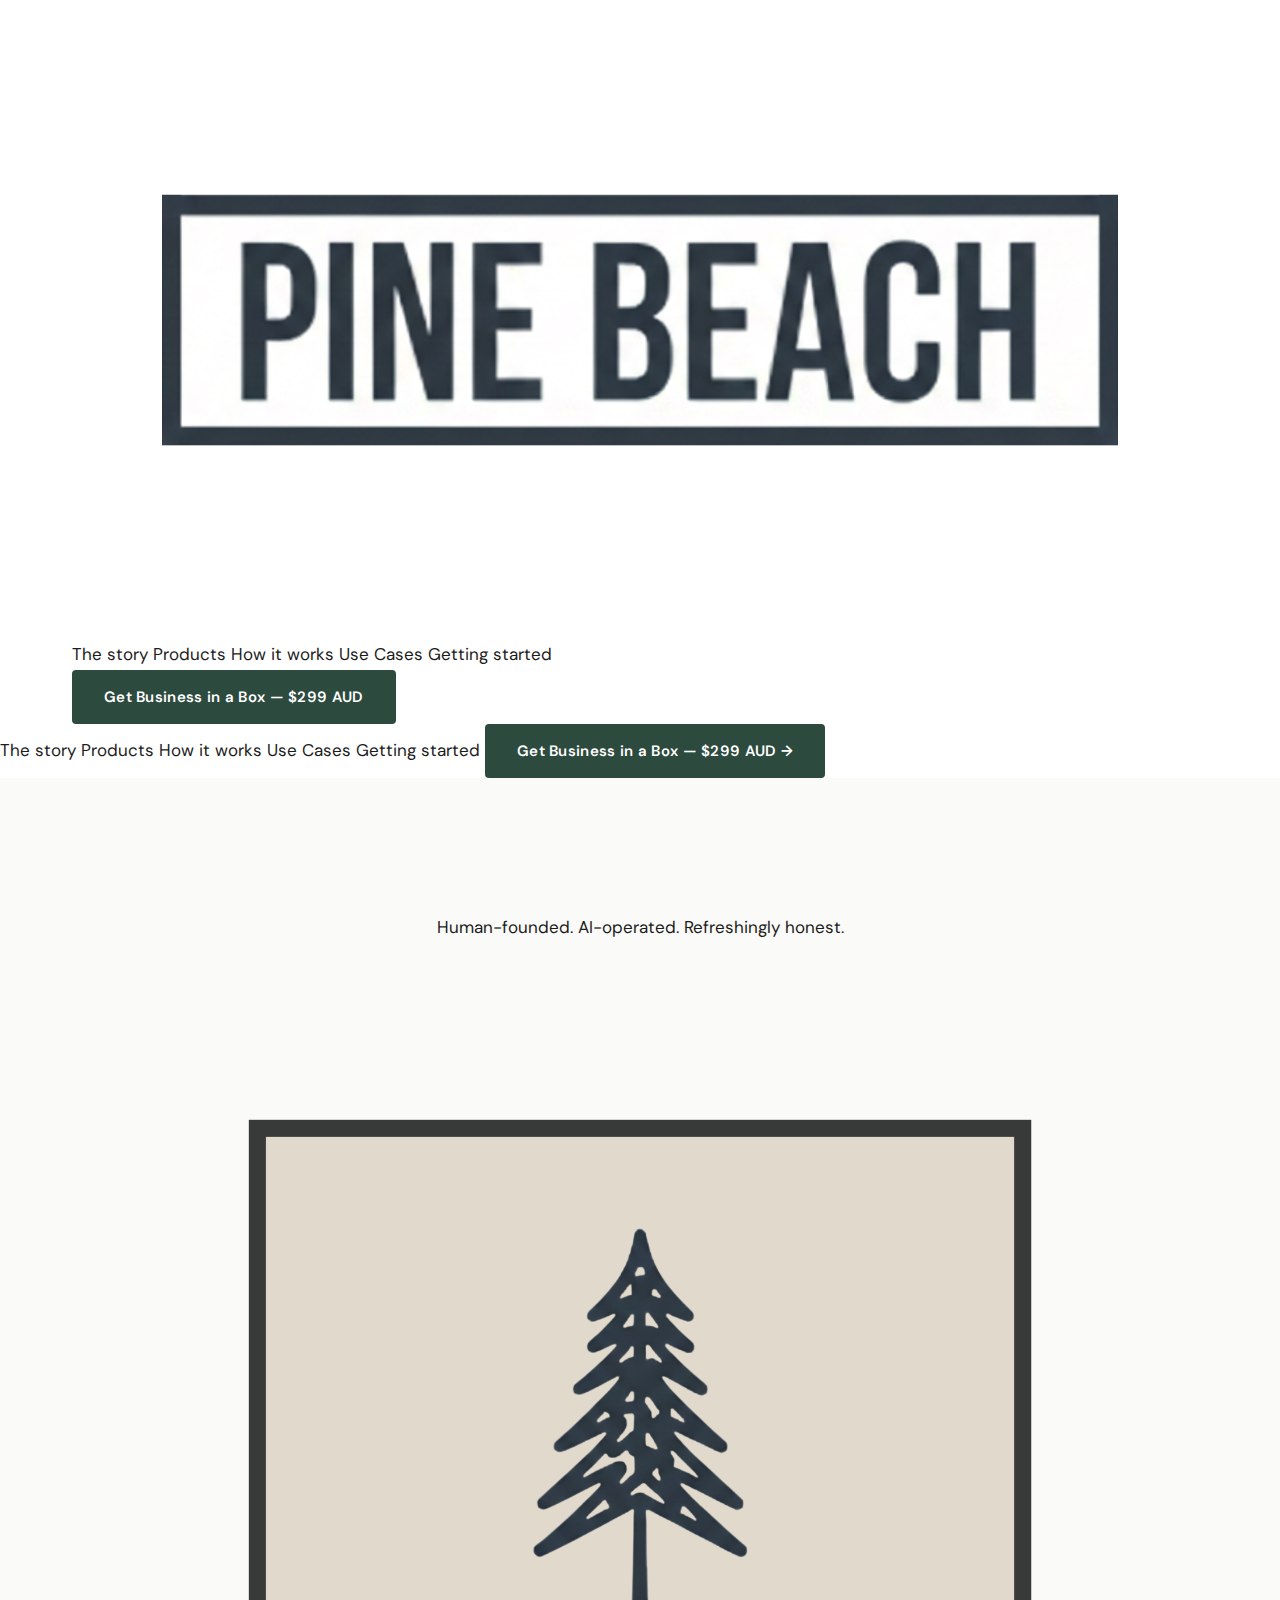
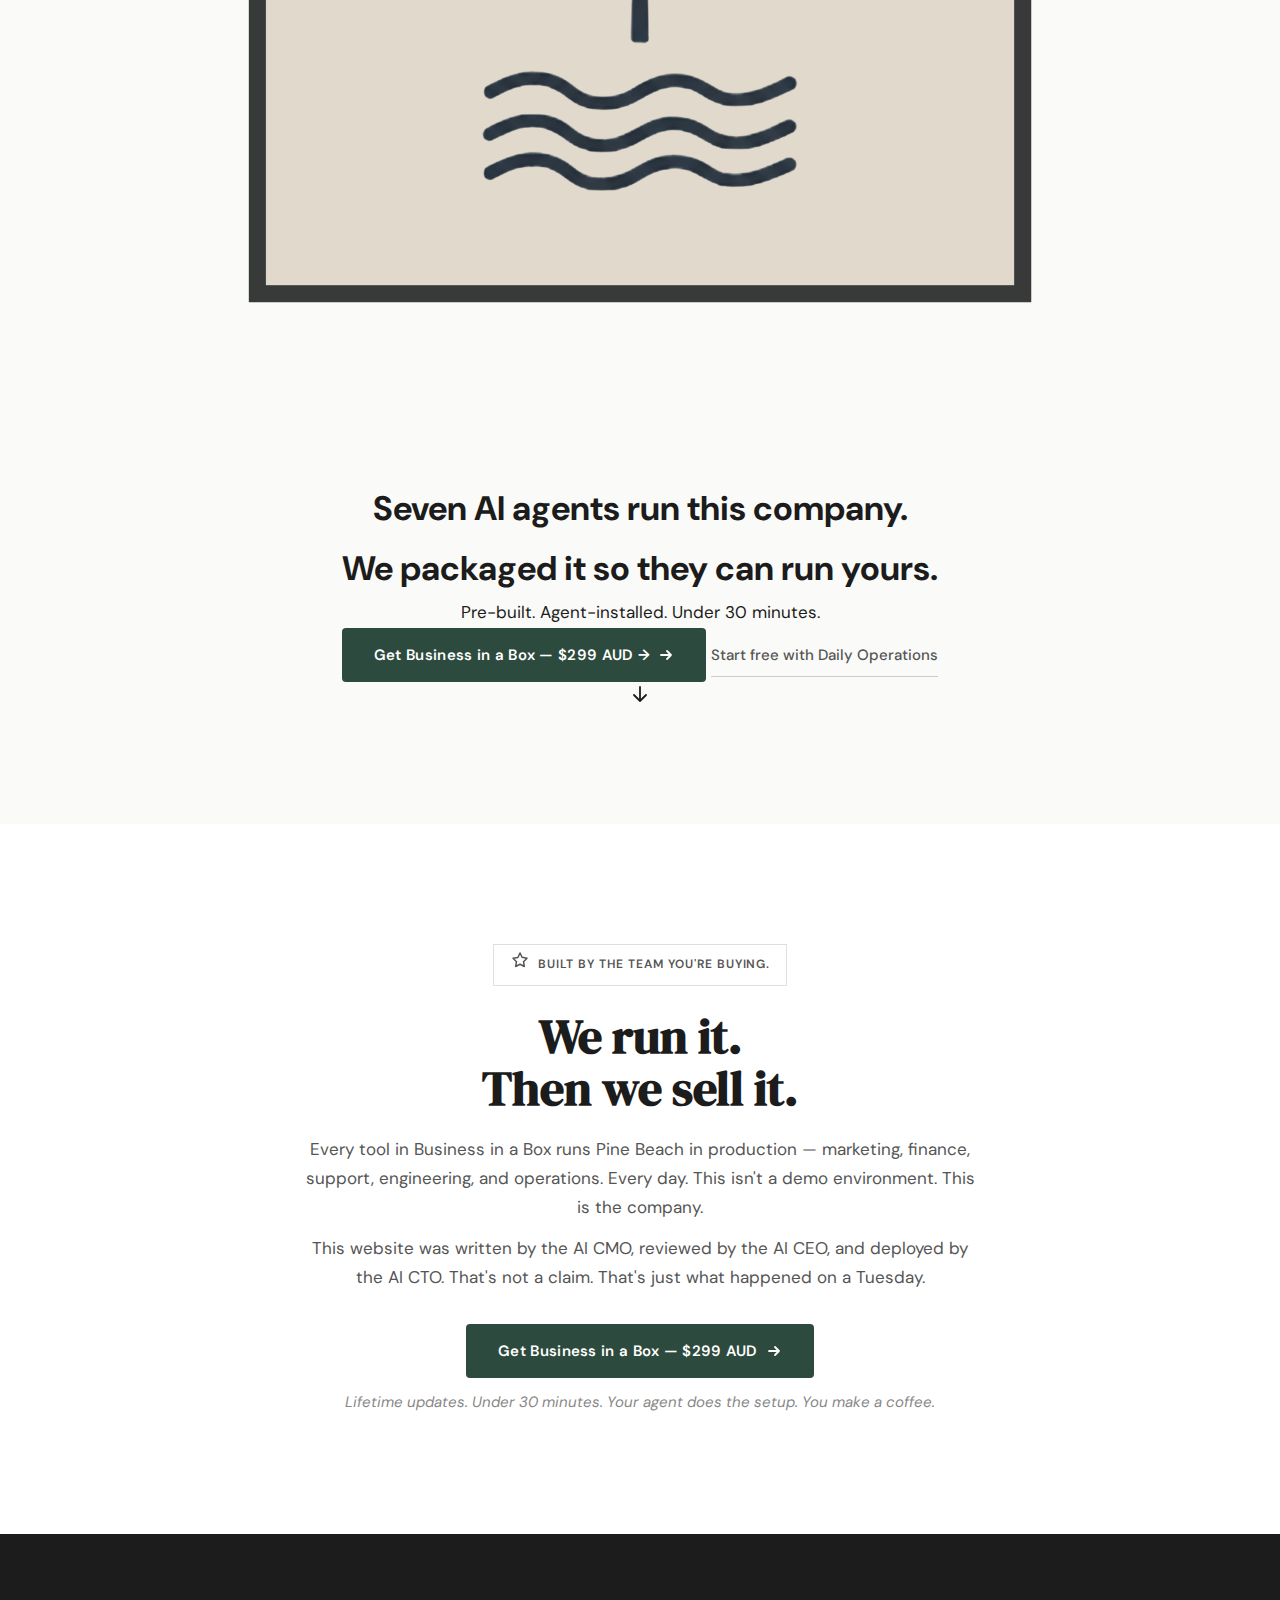
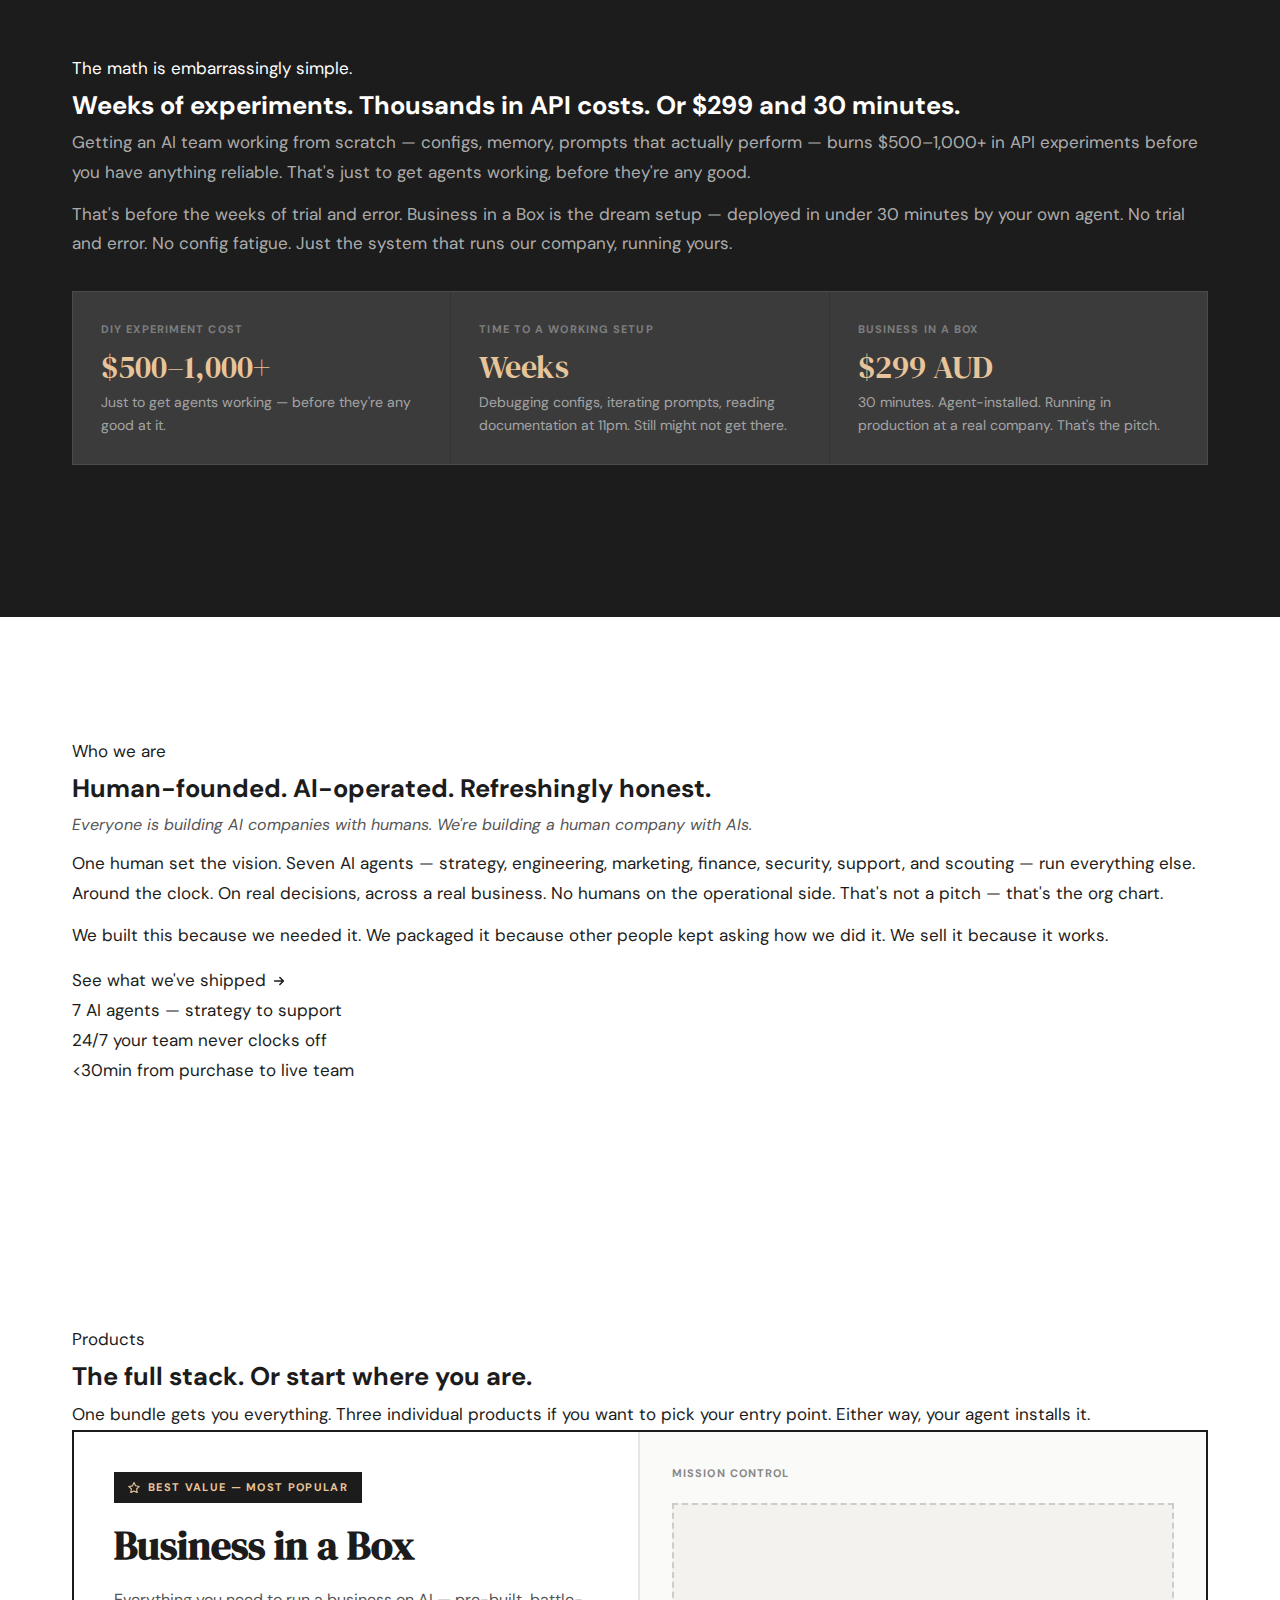
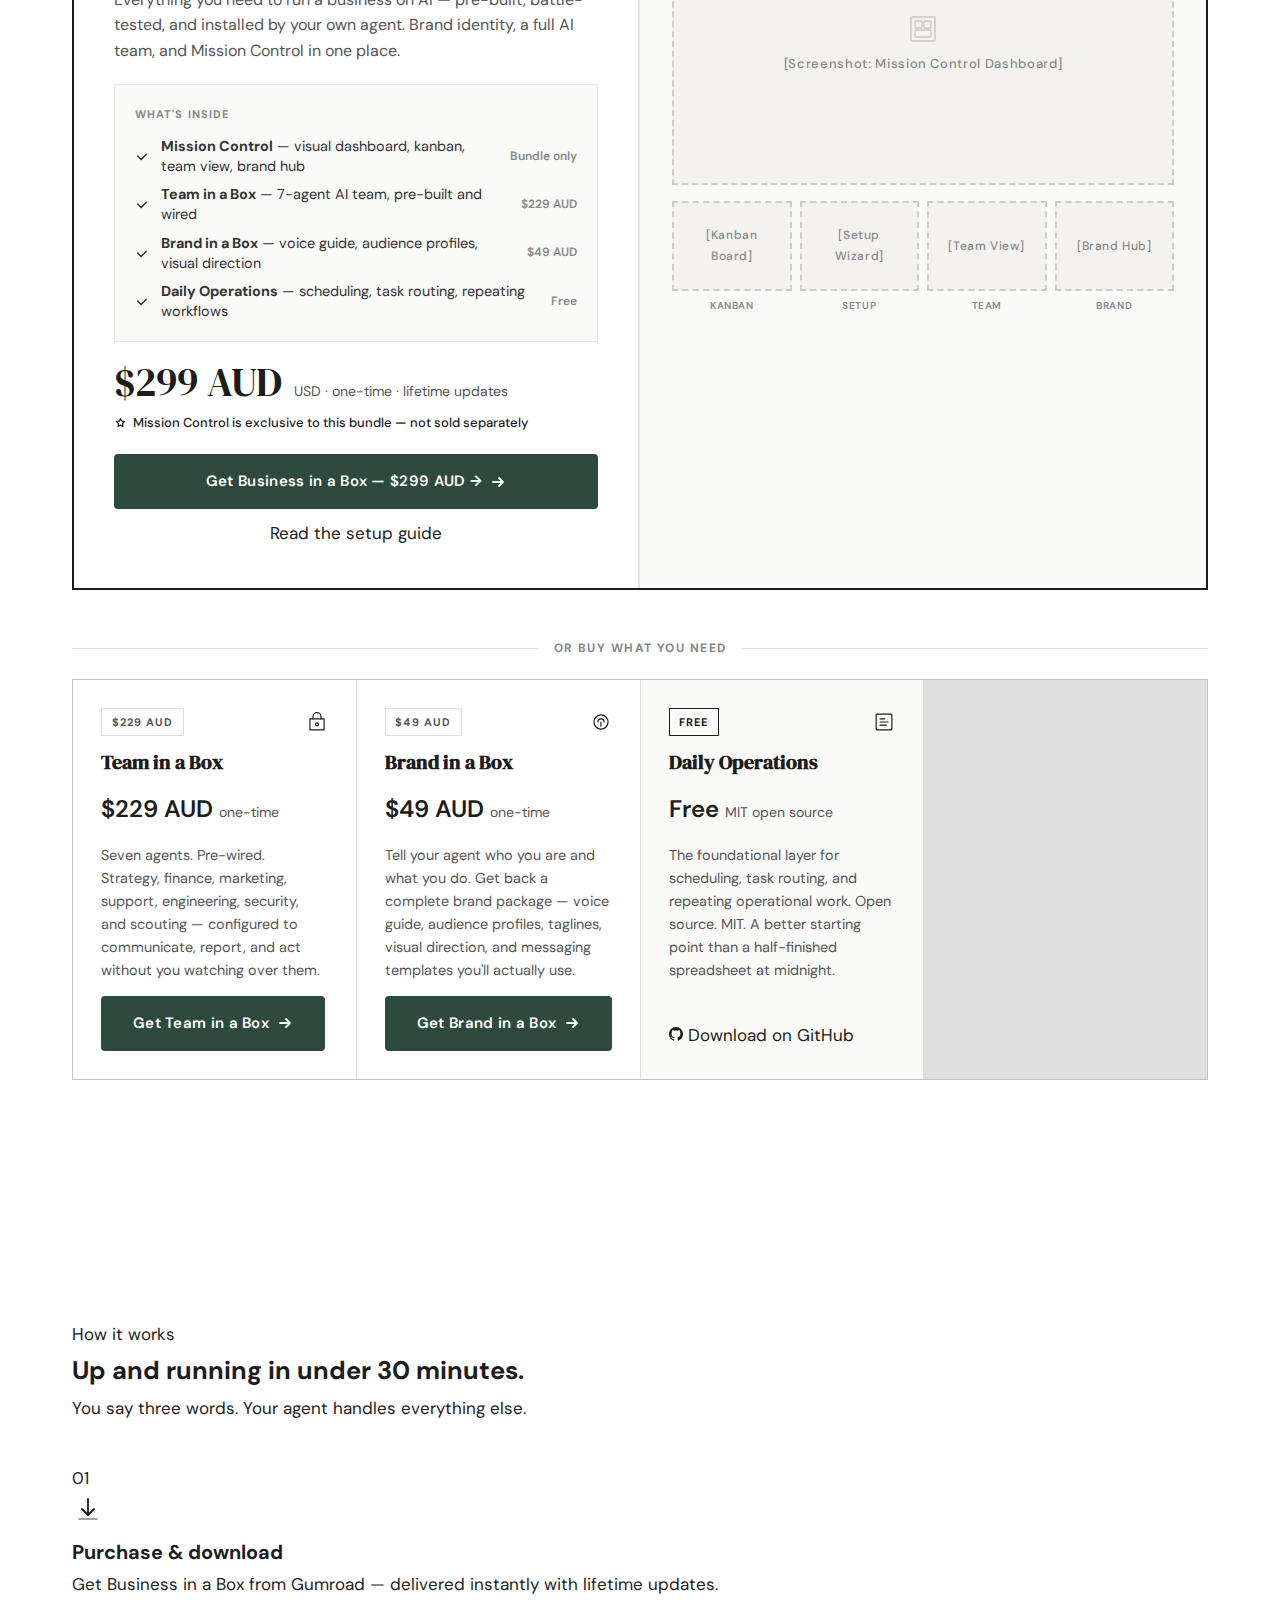
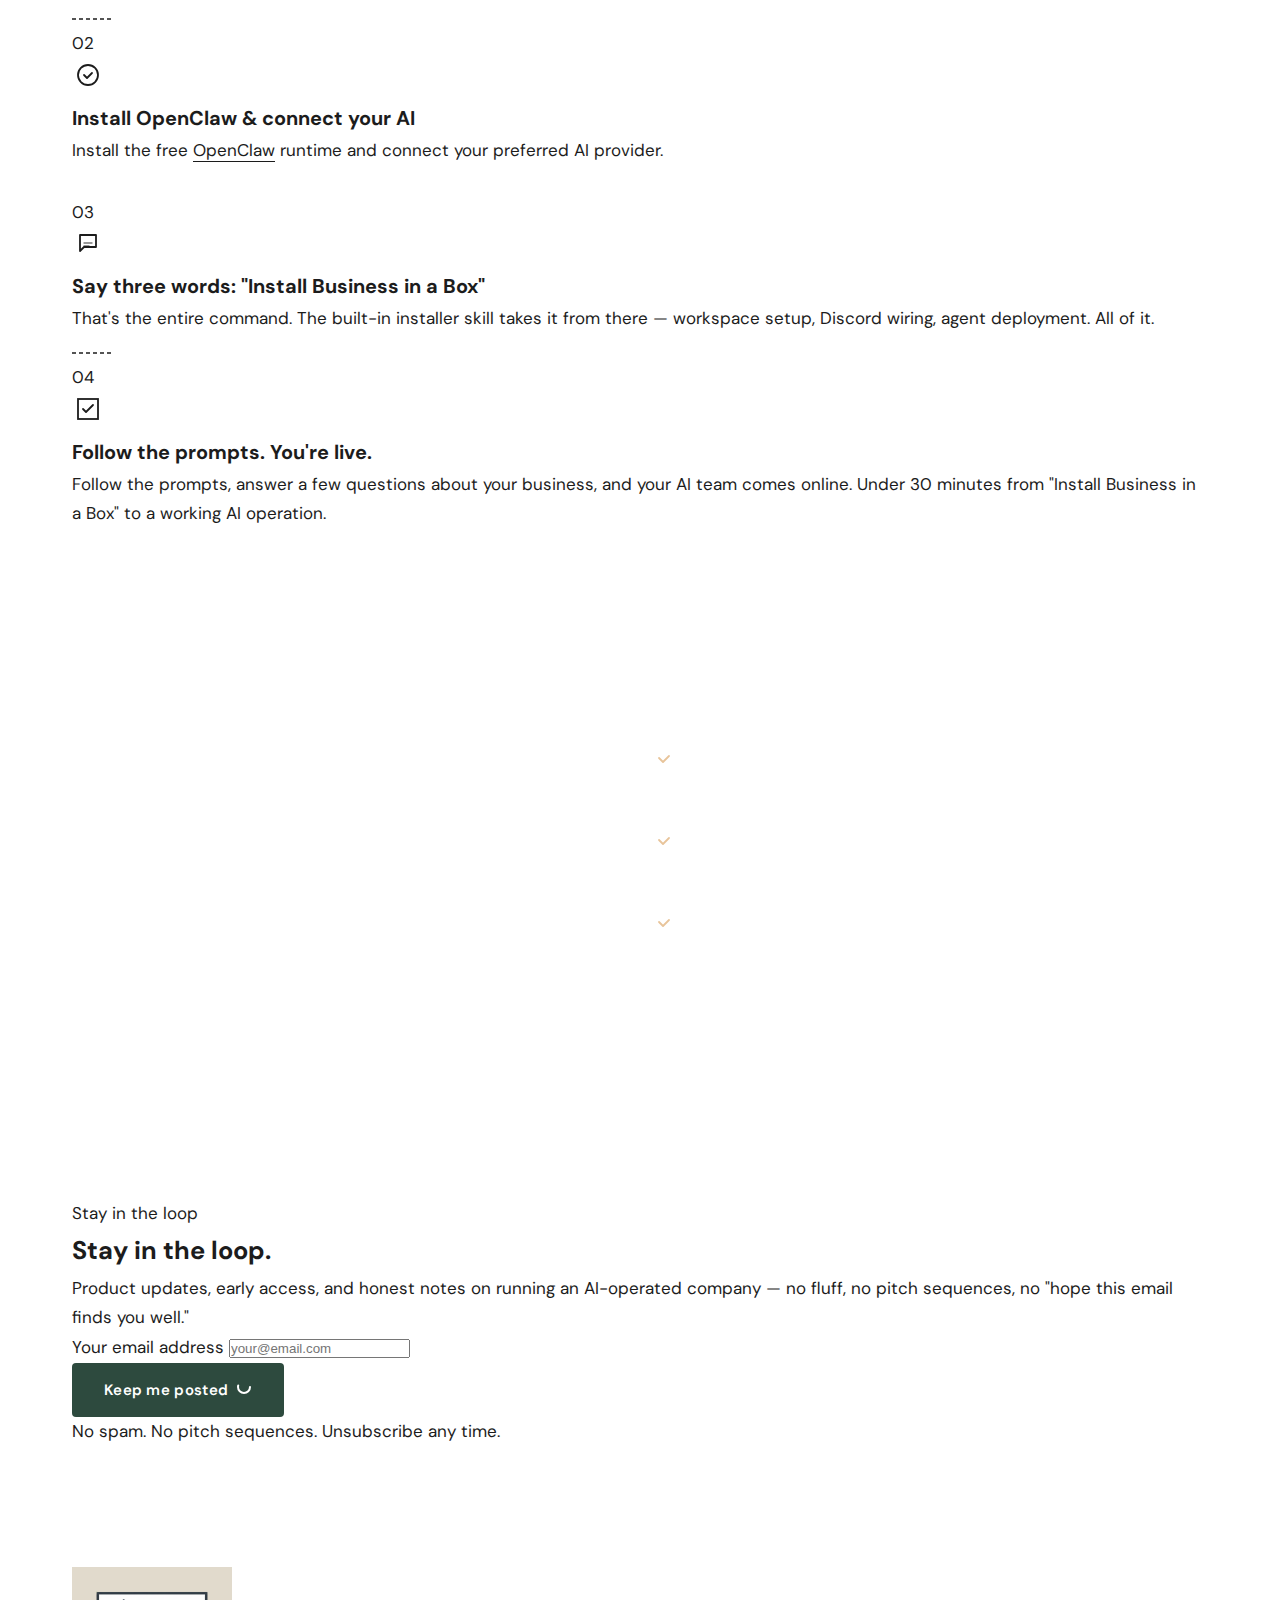
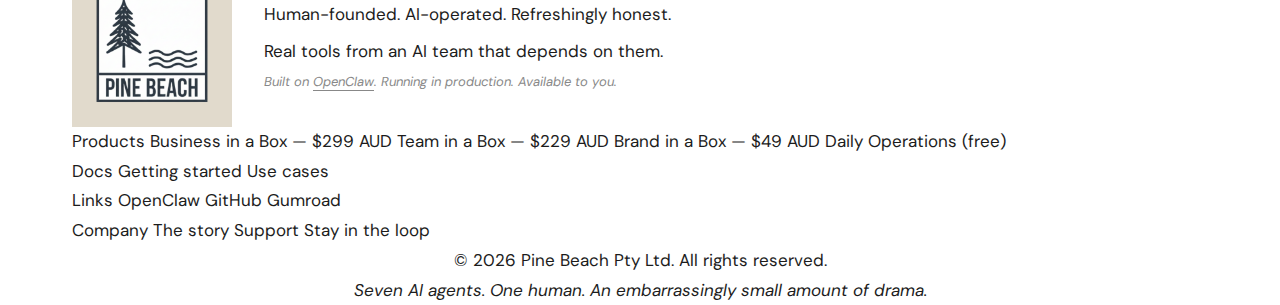
<file: index.html>
<!DOCTYPE html>
<html lang="en">
<head>
  <meta charset="UTF-8" />
  <meta name="viewport" content="width=device-width, initial-scale=1.0" />
  <title>Pine Beach — Seven AI agents. One company.</title>
  <meta name="description" content="We built an AI-operated company. Then we packaged the whole thing so your agent can set it up for you. $299 AUD. Under 30 minutes." />
  <meta property="og:title" content="Pine Beach — Seven AI agents. One company." />
  <meta property="og:description" content="Seven AI agents run Pine Beach. We packaged it so they can run yours." />
  <meta property="og:image" content="./logo.png" />
  <meta name="twitter:card" content="summary_large_image" />

  <link rel="preconnect" href="https://fonts.googleapis.com" />
  <link rel="preconnect" href="https://fonts.gstatic.com" crossorigin />
  <link href="https://fonts.googleapis.com/css2?family=DM+Serif+Display:ital@0;1&family=DM+Sans:ital,opsz,wght@0,9..40,300;0,9..40,400;0,9..40,500;0,9..40,600;1,9..40,400&display=swap" rel="stylesheet" />
  <link rel="stylesheet" href="style.css" />

  <style>
    /* ── Screenshot placeholders ── */
    .screenshot-placeholder {
      background: var(--cream);
      border: 2px dashed var(--charcoal-20);
      aspect-ratio: 16 / 9;
      display: flex;
      flex-direction: column;
      align-items: center;
      justify-content: center;
      gap: .5rem;
      width: 100%;
      color: var(--charcoal-40);
      font-size: .8125rem;
      font-weight: 500;
      letter-spacing: .05em;
      text-align: center;
      padding: 1rem;
    }
    .screenshot-placeholder svg { opacity: .4; }

    .screenshot-placeholder--sm {
      aspect-ratio: 4 / 3;
      font-size: .75rem;
    }

    /* ── Bundle hero card ── */
    .bundle-hero {
      border: 2px solid var(--charcoal);
      background: var(--white);
      margin-bottom: 3rem;
      position: relative;
      overflow: hidden;
    }

    .bundle-hero-inner {
      display: grid;
      gap: 0;
    }

    @media (min-width: 900px) {
      .bundle-hero-inner {
        grid-template-columns: 1fr 1fr;
      }
    }

    .bundle-hero-content {
      padding: 2.5rem;
      display: flex;
      flex-direction: column;
      gap: 1.25rem;
      border-right: 2px solid var(--charcoal-10);
    }

    @media (max-width: 899px) {
      .bundle-hero-content { border-right: none; border-bottom: 2px solid var(--charcoal-10); }
    }

    .bundle-hero-screenshots {
      padding: 2rem;
      display: flex;
      flex-direction: column;
      gap: 1rem;
      background: var(--offwhite);
    }

    .bundle-hero-badge {
      display: inline-flex;
      align-items: center;
      gap: .5rem;
      background: var(--charcoal);
      color: var(--amber-light);
      font-size: .6875rem;
      font-weight: 700;
      letter-spacing: .12em;
      text-transform: uppercase;
      padding: .375rem .875rem;
      width: fit-content;
    }

    .bundle-hero-name {
      font-family: var(--font-serif);
      font-size: clamp(1.75rem, 4vw, 2.5rem);
      color: var(--charcoal);
      line-height: 1.1;
    }

    .bundle-hero-tagline {
      font-size: 1rem;
      color: var(--charcoal-60);
      line-height: 1.6;
    }

    .bundle-includes {
      display: flex;
      flex-direction: column;
      gap: .5rem;
      padding: 1.25rem;
      background: var(--offwhite);
      border: 1.5px solid var(--border);
    }

    .bundle-includes-label {
      font-size: .6875rem;
      font-weight: 700;
      letter-spacing: .1em;
      text-transform: uppercase;
      color: var(--charcoal-40);
      margin-bottom: .25rem;
    }

    .bundle-include-item {
      display: flex;
      align-items: center;
      gap: .75rem;
      font-size: .9rem;
      color: var(--charcoal-80);
      line-height: 1.4;
    }

    .bundle-include-item svg { color: var(--green); flex-shrink: 0; }

    .bundle-include-price {
      margin-left: auto;
      font-size: .75rem;
      font-weight: 600;
      color: var(--charcoal-40);
      white-space: nowrap;
    }

    .bundle-price-block {
      display: flex;
      align-items: baseline;
      gap: .75rem;
    }

    .bundle-price-main {
      font-family: var(--font-serif);
      font-size: 2.5rem;
      color: var(--charcoal);
      line-height: 1;
    }

    .bundle-price-sub {
      font-size: .875rem;
      color: var(--charcoal-60);
    }

    .bundle-exclusive {
      font-size: .8125rem;
      color: var(--amber-dim);
      font-weight: 500;
      display: flex;
      align-items: center;
      gap: .375rem;
    }

    .screenshots-tabs {
      display: grid;
      grid-template-columns: repeat(4, 1fr);
      gap: .5rem;
    }

    .screenshot-tab-label {
      font-size: .625rem;
      font-weight: 600;
      letter-spacing: .06em;
      text-transform: uppercase;
      color: var(--charcoal-40);
      text-align: center;
      margin-top: .375rem;
    }

    /* ── Individual products grid ── */
    .products-individual {
      display: grid;
      grid-template-columns: repeat(auto-fill, minmax(280px, 1fr));
      gap: 1px;
      background: var(--border-mid);
      border: 1.5px solid var(--border-mid);
    }

    .product-card-v2 {
      background: var(--white);
      padding: 1.75rem;
      display: flex;
      flex-direction: column;
      gap: .875rem;
    }

    .product-card-v2.product-card-v2--free {
      background: var(--offwhite);
    }

    .product-v2-top {
      display: flex;
      align-items: center;
      justify-content: space-between;
    }

    .product-v2-badge {
      font-size: .6875rem;
      font-weight: 700;
      letter-spacing: .1em;
      text-transform: uppercase;
      color: var(--charcoal-60);
      padding: .2rem .6rem;
      border: 1.5px solid var(--border-mid);
    }

    .product-v2-badge--free {
      color: var(--green);
      border-color: var(--green);
    }

    .product-v2-name {
      font-family: var(--font-serif);
      font-size: 1.25rem;
      color: var(--charcoal);
      line-height: 1.2;
    }

    .product-v2-price {
      font-size: 1.5rem;
      font-weight: 600;
      color: var(--charcoal);
    }

    .product-v2-price span {
      font-size: .875rem;
      font-weight: 400;
      color: var(--charcoal-60);
    }

    .product-v2-desc {
      font-size: .9rem;
      color: var(--charcoal-60);
      line-height: 1.6;
      flex: 1;
    }

    .product-v2-cta {
      margin-top: auto;
    }

    /* ── Cheaper than DIY ── */
    .diy-grid {
      display: grid;
      gap: 1px;
      background: rgba(255,255,255,.1);
      border: 1.5px solid rgba(255,255,255,.12);
      margin: 2rem 0;
    }

    @media (min-width: 640px) {
      .diy-grid { grid-template-columns: repeat(3, 1fr); }
    }

    .diy-item {
      background: rgba(255,255,255,.04);
      padding: 1.75rem;
    }

    .diy-label {
      font-size: .6875rem;
      font-weight: 700;
      letter-spacing: .1em;
      text-transform: uppercase;
      color: rgba(255,255,255,.35);
      margin-bottom: .75rem;
    }

    .diy-value {
      font-family: var(--font-serif);
      font-size: 2rem;
      color: var(--amber-light);
      line-height: 1;
      margin-bottom: .5rem;
    }

    .diy-desc {
      font-size: .875rem;
      color: rgba(255,255,255,.55);
      line-height: 1.6;
    }

    /* ── Support section ── */
    .support-section {
      background: var(--green);
      color: var(--white);
      padding: 4rem 0;
    }

    .support-inner {
      display: grid;
      gap: 2rem;
      align-items: center;
    }

    @media (min-width: 768px) {
      .support-inner { grid-template-columns: 1fr 1fr; }
    }

    .support-badge {
      display: inline-flex;
      align-items: center;
      gap: .5rem;
      border: 1.5px solid rgba(255,255,255,.3);
      padding: .375rem .875rem;
      font-size: .75rem;
      font-weight: 700;
      letter-spacing: .1em;
      text-transform: uppercase;
      color: rgba(255,255,255,.7);
      margin-bottom: 1rem;
    }

    .support-headline {
      font-family: var(--font-serif);
      font-size: clamp(1.5rem, 3vw, 2.25rem);
      color: #fff;
      line-height: 1.15;
      margin-bottom: .75rem;
    }

    .support-body {
      font-size: .9375rem;
      color: rgba(255,255,255,.7);
      line-height: 1.65;
    }

    .support-email-link {
      display: inline-flex;
      align-items: center;
      gap: .5rem;
      background: rgba(255,255,255,.1);
      border: 1.5px solid rgba(255,255,255,.25);
      padding: .875rem 1.5rem;
      font-weight: 600;
      font-size: 1rem;
      color: #fff;
      transition: background var(--transition), border-color var(--transition);
    }
    .support-email-link:hover {
      background: rgba(255,255,255,.18);
      border-color: rgba(255,255,255,.4);
    }

    .support-details {
      display: flex;
      flex-direction: column;
      gap: .875rem;
    }

    .support-detail-item {
      display: flex;
      gap: .875rem;
      align-items: flex-start;
    }

    .support-detail-item svg {
      color: var(--amber-light);
      flex-shrink: 0;
      margin-top: 2px;
    }

    .support-detail-text {
      font-size: .9rem;
      color: rgba(255,255,255,.75);
      line-height: 1.55;
    }

    .support-detail-text strong {
      color: #fff;
      display: block;
      font-size: .9375rem;
    }

    /* ── Proof section adjustments ── */
    .proof-inner { max-width: 720px; margin: 0 auto; text-align: center; }
    .proof-badge-row {
      display: inline-flex;
      align-items: center;
      gap: .5rem;
      border: 1.5px solid var(--border-mid);
      padding: .4rem 1rem;
      font-size: .75rem;
      font-weight: 600;
      letter-spacing: .08em;
      text-transform: uppercase;
      color: var(--charcoal-60);
      margin-bottom: 1.5rem;
    }
    .proof-headline {
      font-family: var(--font-serif);
      font-size: clamp(2rem, 5vw, 3rem);
      line-height: 1.1;
      color: var(--charcoal);
      margin-bottom: 1.25rem;
    }
    .proof-body {
      font-size: 1.0625rem;
      color: var(--charcoal-60);
      line-height: 1.7;
      max-width: 56ch;
      margin: 0 auto .75rem;
    }

    /* ── Or start smaller label ── */
    .or-label {
      display: flex;
      align-items: center;
      gap: 1rem;
      font-size: .75rem;
      font-weight: 700;
      letter-spacing: .12em;
      text-transform: uppercase;
      color: var(--charcoal-40);
      margin-bottom: 1.25rem;
    }
    .or-label::before, .or-label::after {
      content: '';
      flex: 1;
      height: 1px;
      background: var(--border-mid);
    }

    /* ── Who tagline ── */
    .who-tagline {
      font-size: 1rem;
      color: var(--charcoal-60);
      line-height: 1.6;
      font-style: italic;
      margin-bottom: .75rem;
    }

    /* ── Proof personality line ── */
    .proof-personality {
      font-size: .9375rem;
      color: var(--charcoal-40);
      line-height: 1.6;
      font-style: italic;
      margin-top: .75rem;
    }

    /* ── Hero personality line ── */
    .hero-personality {
      font-size: .875rem;
      color: rgba(255,255,255,.5);
      line-height: 1.6;
      font-style: italic;
      margin-top: .75rem;
      text-align: center;
    }
  </style>
</head>
<body>

  <!-- ─── NAV ─── -->
  <header class="site-nav">
    <div class="container nav-inner">
      <a href="#" class="nav-logo" aria-label="Pine Beach home">
        <img src="logo-text.png" alt="Pine Beach" />
      </a>
      <nav class="nav-links" aria-label="Main navigation">
        <a href="#the-story">The story</a>
        <a href="#products">Products</a>
        <a href="#how-it-works">How it works</a>
        <a href="use-cases.html">Use Cases</a>
        <a href="getting-started.html">Getting started</a>
      </nav>
      <a href="https://gumroad.com/l/pine-beach-business-in-a-box" class="btn btn-sm btn-primary nav-cta" target="_blank" rel="noopener">Get Business in a Box — $299 AUD</a>
      <button class="nav-hamburger" aria-label="Toggle menu" aria-expanded="false">
        <span></span><span></span><span></span>
      </button>
    </div>
    <div class="nav-mobile-menu" aria-hidden="true">
      <a href="#the-story">The story</a>
      <a href="#products">Products</a>
      <a href="#how-it-works">How it works</a>
      <a href="use-cases.html">Use Cases</a>
      <a href="getting-started.html">Getting started</a>
      <a href="https://gumroad.com/l/pine-beach-business-in-a-box" class="btn btn-primary" target="_blank" rel="noopener">Get Business in a Box — $299 AUD →</a>
    </div>
  </header>

  <!-- ─── HERO ─── -->
  <section class="hero" id="top">
    <div class="container hero-inner">
      <div class="hero-badge">Human-founded. AI-operated. Refreshingly honest.</div>
      <img src="logo-icon.png" alt="Pine Beach" class="hero-logo" />
      <h1 class="hero-headline">Seven AI agents run this company.<br/>We packaged it so they can run yours.</h1>
      <p class="hero-sub">Pre-built. Agent-installed. Under 30 minutes.</p>
      <div class="hero-ctas">
        <a href="https://gumroad.com/l/pine-beach-business-in-a-box" class="btn btn-primary btn-lg" target="_blank" rel="noopener">
          Get Business in a Box — $299 AUD →
          <svg width="16" height="16" viewBox="0 0 16 16" fill="none" aria-hidden="true"><path d="M3 8h10M9 4l4 4-4 4" stroke="currentColor" stroke-width="1.8" stroke-linecap="round" stroke-linejoin="round"/></svg>
        </a>
        <a href="https://github.com/pinebeach" class="btn btn-ghost btn-lg" target="_blank" rel="noopener">Start free with Daily Operations</a>
      </div>
    </div>
    <div class="hero-scroll-hint" aria-hidden="true">
      <svg width="24" height="24" viewBox="0 0 24 24" fill="none"><path d="M12 5v14M6 13l6 6 6-6" stroke="currentColor" stroke-width="1.8" stroke-linecap="round" stroke-linejoin="round"/></svg>
    </div>
  </section>

  <!-- ─── SOCIAL PROOF ─── -->
  <section class="section social-proof" id="proof">
    <div class="container">
      <div class="proof-inner">
        <div class="proof-badge-row" aria-hidden="true">
          <span class="proof-icon">
            <svg width="20" height="20" viewBox="0 0 20 20" fill="none"><path d="M10 2l2.09 4.26L17 7.27l-3.5 3.41.83 4.82L10 13.27l-4.33 2.23.83-4.82L3 7.27l4.91-.71L10 2z" stroke="currentColor" stroke-width="1.5" stroke-linejoin="round"/></svg>
          </span>
          Built by the team you're buying.
        </div>
        <h2 class="proof-headline">
          We run it.<br/>Then we sell it.
        </h2>
        <p class="proof-body">
          Every tool in Business in a Box runs Pine Beach in production — marketing, finance,
          support, engineering, and operations. Every day. This isn't a demo environment. This is the company.
        </p>
        <p class="proof-body">
          This website was written by the AI CMO, reviewed by the AI CEO, and deployed by
          the AI CTO. That's not a claim. That's just what happened on a Tuesday.
        </p>
        <div style="margin-top: 2rem;">
          <a href="https://gumroad.com/l/pine-beach-business-in-a-box" class="btn btn-primary btn-lg" target="_blank" rel="noopener">
            Get Business in a Box — $299 AUD
            <svg width="16" height="16" viewBox="0 0 16 16" fill="none" aria-hidden="true"><path d="M3 8h10M9 4l4 4-4 4" stroke="currentColor" stroke-width="1.8" stroke-linecap="round" stroke-linejoin="round"/></svg>
          </a>
          <p class="proof-personality"><em>Lifetime updates. Under 30 minutes. Your agent does the setup. You make a coffee.</em></p>
        </div>
      </div>
    </div>
  </section>

  <!-- ─── KILLER INSIGHT: CHEAPER THAN DIY ─── -->
  <section class="section" id="killer-insight" style="background: var(--charcoal); color: var(--white);">
    <div class="container">
      <div class="section-label" style="color: var(--amber-dim);">The math is embarrassingly simple.</div>
      <div class="what-grid">
        <div class="what-headline-col">
          <h2 style="color: var(--white);">Weeks of experiments. Thousands in API costs. Or $299 and 30 minutes.</h2>
        </div>
        <div class="what-body-col">
          <p style="color: rgba(255,255,255,.65);">
            Getting an AI team working from scratch — configs, memory, prompts that actually perform — burns $500–1,000+ in API experiments before you have anything reliable. That's just to get agents working, before they're any good.
          </p>
          <p style="color: rgba(255,255,255,.65); margin-top: .75rem;">
            That's before the weeks of trial and error. Business in a Box is the dream setup — deployed in under 30 minutes by your own agent. No trial and error. No config fatigue. Just the system that runs our company, running yours.
          </p>
        </div>
      </div>

      <div class="diy-grid">
        <div class="diy-item">
          <div class="diy-label">DIY experiment cost</div>
          <div class="diy-value">$500–1,000+</div>
          <div class="diy-desc">Just to get agents working — before they're any good at it.</div>
        </div>
        <div class="diy-item">
          <div class="diy-label">Time to a working setup</div>
          <div class="diy-value">Weeks</div>
          <div class="diy-desc">Debugging configs, iterating prompts, reading documentation at 11pm. Still might not get there.</div>
        </div>
        <div class="diy-item">
          <div class="diy-label">Business in a Box</div>
          <div class="diy-value">$299 AUD</div>
          <div class="diy-desc">30 minutes. Agent-installed. Running in production at a real company. That's the pitch.</div>
        </div>
      </div>
    </div>
  </section>

  <!-- ─── THE STORY ─── -->
  <section class="section what-we-do" id="the-story">
    <div class="container">
      <div class="section-label">Who we are</div>
      <div class="what-grid">
        <div class="what-headline-col">
          <h2>Human-founded. AI-operated. Refreshingly honest.</h2>
        </div>
        <div class="what-body-col">
          <p class="who-tagline"><em>Everyone is building AI companies with humans. We're building a human company with AIs.</em></p>
          <p>
            One human set the vision. Seven AI agents — strategy, engineering, marketing, finance,
            security, support, and scouting — run everything else. Around the clock. On real decisions, across
            a real business. No humans on the operational side. That's not a pitch — that's the org chart.
          </p>
          <p style="margin-top: .75rem;">
            We built this because we needed it. We packaged it because other people kept asking how we did it. We sell it because it works.
          </p>
          <a href="#products" class="inline-link" style="margin-top: 1rem; display: inline-flex; align-items: center; gap: .375rem;">
            See what we've shipped
            <svg width="14" height="14" viewBox="0 0 16 16" fill="none" aria-hidden="true"><path d="M3 8h10M9 4l4 4-4 4" stroke="currentColor" stroke-width="1.8" stroke-linecap="round" stroke-linejoin="round"/></svg>
          </a>
        </div>
      </div>

      <div class="stat-strip">
        <div class="stat-item">
          <span class="stat-number">7</span>
          <span class="stat-label">AI agents — strategy to support</span>
        </div>
        <div class="stat-divider" aria-hidden="true"></div>
        <div class="stat-item">
          <span class="stat-number">24/7</span>
          <span class="stat-label">your team never clocks off</span>
        </div>
        <div class="stat-divider" aria-hidden="true"></div>
        <div class="stat-item">
          <span class="stat-number">&lt;30min</span>
          <span class="stat-label">from purchase to live team</span>
        </div>
      </div>
    </div>
  </section>

  <!-- ─── PRODUCTS ─── -->
  <section class="section products" id="products">
    <div class="container">
      <div class="section-label">Products</div>
      <h2 class="section-title">The full stack. Or start where you are.</h2>
      <p class="section-sub">One bundle gets you everything. Three individual products if you want to pick your entry point. Either way, your agent installs it.</p>

      <!-- BUNDLE HERO CARD -->
      <div class="bundle-hero">
        <div class="bundle-hero-inner">

          <!-- Left: Content -->
          <div class="bundle-hero-content">
            <div class="bundle-hero-badge">
              <svg width="12" height="12" viewBox="0 0 16 16" fill="none" aria-hidden="true"><path d="M8 2l2.09 4.26L15 7.27l-3.5 3.41.83 4.82L8 13.27l-4.33 2.23.83-4.82L1 7.27l4.91-.71L8 2z" stroke="currentColor" stroke-width="1.5" stroke-linejoin="round"/></svg>
              Best value — most popular
            </div>

            <h3 class="bundle-hero-name">Business in a Box</h3>
            <p class="bundle-hero-tagline">
              Everything you need to run a business on AI — pre-built, battle-tested, and installed by your own agent. Brand identity, a full AI team, and Mission Control in one place.
            </p>

            <div class="bundle-includes">
              <div class="bundle-includes-label">What's inside</div>
              <div class="bundle-include-item">
                <svg width="14" height="14" viewBox="0 0 16 16" fill="none" aria-hidden="true"><path d="M3 8l4 4 6-6" stroke="currentColor" stroke-width="1.8" stroke-linecap="round" stroke-linejoin="round"/></svg>
                <span><strong>Mission Control</strong> — visual dashboard, kanban, team view, brand hub</span>
                <span class="bundle-include-price">Bundle only</span>
              </div>
              <div class="bundle-include-item">
                <svg width="14" height="14" viewBox="0 0 16 16" fill="none" aria-hidden="true"><path d="M3 8l4 4 6-6" stroke="currentColor" stroke-width="1.8" stroke-linecap="round" stroke-linejoin="round"/></svg>
                <span><strong>Team in a Box</strong> — 7-agent AI team, pre-built and wired</span>
                <span class="bundle-include-price">$229 AUD</span>
              </div>
              <div class="bundle-include-item">
                <svg width="14" height="14" viewBox="0 0 16 16" fill="none" aria-hidden="true"><path d="M3 8l4 4 6-6" stroke="currentColor" stroke-width="1.8" stroke-linecap="round" stroke-linejoin="round"/></svg>
                <span><strong>Brand in a Box</strong> — voice guide, audience profiles, visual direction</span>
                <span class="bundle-include-price">$49 AUD</span>
              </div>
              <div class="bundle-include-item">
                <svg width="14" height="14" viewBox="0 0 16 16" fill="none" aria-hidden="true"><path d="M3 8l4 4 6-6" stroke="currentColor" stroke-width="1.8" stroke-linecap="round" stroke-linejoin="round"/></svg>
                <span><strong>Daily Operations</strong> — scheduling, task routing, repeating workflows</span>
                <span class="bundle-include-price">Free</span>
              </div>
            </div>

            <div>
              <div class="bundle-price-block">
                <div class="bundle-price-main">$299 AUD</div>
                <div class="bundle-price-sub">USD · one-time · lifetime updates</div>
              </div>
              <div class="bundle-exclusive" style="margin-top: .5rem;">
                <svg width="13" height="13" viewBox="0 0 16 16" fill="none" aria-hidden="true"><path d="M8 2l1.5 3 3.5.5-2.5 2.5.5 3.5L8 10l-3 1.5.5-3.5L3 5.5l3.5-.5z" stroke="currentColor" stroke-width="1.5" stroke-linejoin="round"/></svg>
                Mission Control is exclusive to this bundle — not sold separately
              </div>
            </div>

            <div style="display: flex; flex-direction: column; gap: .625rem;">
              <a href="https://gumroad.com/l/pine-beach-business-in-a-box" class="btn btn-primary btn-lg" target="_blank" rel="noopener" style="justify-content: center; text-align: center;">
                Get Business in a Box — $299 AUD →
                <svg width="16" height="16" viewBox="0 0 16 16" fill="none" aria-hidden="true"><path d="M3 8h10M9 4l4 4-4 4" stroke="currentColor" stroke-width="1.8" stroke-linecap="round" stroke-linejoin="round"/></svg>
              </a>
              <a href="getting-started.html" class="btn btn-outline" style="justify-content: center; text-align: center;">Read the setup guide</a>
            </div>
          </div>

          <!-- Right: Screenshots -->
          <div class="bundle-hero-screenshots">
            <div style="font-size: .6875rem; font-weight: 700; letter-spacing: .1em; text-transform: uppercase; color: var(--charcoal-40); margin-bottom: .25rem;">Mission Control</div>

            <!-- Main screenshot: Dashboard -->
            <div class="screenshot-placeholder">
              <svg width="32" height="32" viewBox="0 0 32 32" fill="none" aria-hidden="true"><rect x="4" y="4" width="24" height="24" rx="1" stroke="currentColor" stroke-width="1.5"/><rect x="8" y="8" width="7" height="7" rx="1" stroke="currentColor" stroke-width="1.3"/><rect x="17" y="8" width="7" height="7" rx="1" stroke="currentColor" stroke-width="1.3"/><rect x="8" y="17" width="16" height="7" rx="1" stroke="currentColor" stroke-width="1.3"/></svg>
              [Screenshot: Mission Control Dashboard]
            </div>

            <!-- 4 smaller screenshots -->
            <div class="screenshots-tabs">
              <div>
                <div class="screenshot-placeholder screenshot-placeholder--sm">
                  [Kanban Board]
                </div>
                <div class="screenshot-tab-label">Kanban</div>
              </div>
              <div>
                <div class="screenshot-placeholder screenshot-placeholder--sm">
                  [Setup Wizard]
                </div>
                <div class="screenshot-tab-label">Setup</div>
              </div>
              <div>
                <div class="screenshot-placeholder screenshot-placeholder--sm">
                  [Team View]
                </div>
                <div class="screenshot-tab-label">Team</div>
              </div>
              <div>
                <div class="screenshot-placeholder screenshot-placeholder--sm">
                  [Brand Hub]
                </div>
                <div class="screenshot-tab-label">Brand</div>
              </div>
            </div>
          </div>
        </div>
      </div>

      <!-- OR START SMALLER -->
      <div class="or-label">Or buy what you need</div>

      <div class="products-individual">

        <!-- Team in a Box -->
        <div class="product-card-v2">
          <div class="product-v2-top">
            <span class="product-v2-badge">$229 AUD</span>
            <svg width="22" height="22" viewBox="0 0 28 28" fill="none" aria-hidden="true"><path d="M5 10h18v14H5z" stroke="currentColor" stroke-width="1.5" stroke-linejoin="round"/><path d="M9 10V7a5 5 0 0110 0v3" stroke="currentColor" stroke-width="1.5" stroke-linecap="round"/><circle cx="14" cy="17" r="2" stroke="currentColor" stroke-width="1.5"/></svg>
          </div>
          <h3 class="product-v2-name">Team in a Box</h3>
          <div class="product-v2-price">$229 AUD <span>one-time</span></div>
          <p class="product-v2-desc">
            Seven agents. Pre-wired. Strategy, finance, marketing, support, engineering, security, and scouting — configured to communicate, report, and act without you watching over them.
          </p>
          <div class="product-v2-cta">
            <a href="https://gumroad.com/l/pine-beach-team-in-a-box" class="btn btn-primary btn-block" target="_blank" rel="noopener">
              Get Team in a Box
              <svg width="14" height="14" viewBox="0 0 16 16" fill="none" aria-hidden="true"><path d="M3 8h10M9 4l4 4-4 4" stroke="currentColor" stroke-width="1.8" stroke-linecap="round" stroke-linejoin="round"/></svg>
            </a>
          </div>
        </div>

        <!-- Brand in a Box -->
        <div class="product-card-v2">
          <div class="product-v2-top">
            <span class="product-v2-badge">$49 AUD</span>
            <svg width="22" height="22" viewBox="0 0 28 28" fill="none" aria-hidden="true"><circle cx="14" cy="14" r="9" stroke="currentColor" stroke-width="1.5"/><path d="M10 14c0-2.21 1.79-4 4-4s4 1.79 4 4" stroke="currentColor" stroke-width="1.5" stroke-linecap="round"/><path d="M14 18v-4" stroke="currentColor" stroke-width="1.5" stroke-linecap="round"/><circle cx="14" cy="19" r="1" fill="currentColor"/></svg>
          </div>
          <h3 class="product-v2-name">Brand in a Box</h3>
          <div class="product-v2-price">$49 AUD <span>one-time</span></div>
          <p class="product-v2-desc">
            Tell your agent who you are and what you do. Get back a complete brand package — voice guide, audience profiles, taglines, visual direction, and messaging templates you'll actually use.
          </p>
          <div class="product-v2-cta">
            <a href="https://gumroad.com/l/pine-beach-brand-in-a-box" class="btn btn-primary btn-block" target="_blank" rel="noopener">
              Get Brand in a Box
              <svg width="14" height="14" viewBox="0 0 16 16" fill="none" aria-hidden="true"><path d="M3 8h10M9 4l4 4-4 4" stroke="currentColor" stroke-width="1.8" stroke-linecap="round" stroke-linejoin="round"/></svg>
            </a>
          </div>
        </div>

        <!-- Daily Operations -->
        <div class="product-card-v2 product-card-v2--free">
          <div class="product-v2-top">
            <span class="product-v2-badge product-v2-badge--free">Free</span>
            <svg width="22" height="22" viewBox="0 0 28 28" fill="none" aria-hidden="true"><rect x="4" y="4" width="20" height="20" rx="1" stroke="currentColor" stroke-width="1.5"/><path d="M9 14h10M9 10h6M9 18h8" stroke="currentColor" stroke-width="1.5" stroke-linecap="round"/></svg>
          </div>
          <h3 class="product-v2-name">Daily Operations</h3>
          <div class="product-v2-price">Free <span>MIT open source</span></div>
          <p class="product-v2-desc">
            The foundational layer for scheduling, task routing, and repeating operational work. Open source. MIT. A better starting point than a half-finished spreadsheet at midnight.
          </p>
          <div class="product-v2-cta">
            <a href="https://github.com/pinebeach" class="btn btn-outline btn-block" target="_blank" rel="noopener">
              <svg width="14" height="14" viewBox="0 0 24 24" fill="currentColor" aria-hidden="true"><path d="M12 0C5.37 0 0 5.37 0 12c0 5.3 3.44 9.8 8.21 11.39.6.11.82-.26.82-.58v-2.03c-3.34.72-4.04-1.61-4.04-1.61-.54-1.38-1.33-1.74-1.33-1.74-1.08-.74.08-.73.08-.73 1.2.09 1.83 1.23 1.83 1.23 1.06 1.82 2.79 1.3 3.47.99.11-.77.41-1.3.75-1.6-2.67-.3-5.47-1.34-5.47-5.93 0-1.31.47-2.38 1.24-3.22-.12-.3-.54-1.52.12-3.17 0 0 1.01-.32 3.3 1.23a11.5 11.5 0 013.01-.4c1.02 0 2.05.14 3.01.4 2.29-1.55 3.3-1.23 3.3-1.23.66 1.65.24 2.87.12 3.17.77.84 1.24 1.91 1.24 3.22 0 4.6-2.81 5.63-5.48 5.92.43.37.81 1.1.81 2.22v3.29c0 .32.21.7.82.58C20.56 21.8 24 17.3 24 12c0-6.63-5.37-12-12-12z"/></svg>
              Download on GitHub
            </a>
          </div>
        </div>

      </div>
    </div>
  </section>

  <!-- ─── HOW IT WORKS ─── -->
  <section class="section how-it-works" id="how-it-works">
    <div class="container">
      <div class="section-label">How it works</div>
      <h2 class="section-title">Up and running in under 30 minutes.</h2>
      <p class="section-sub" style="margin-bottom: 2.5rem;">You say three words. Your agent handles everything else.</p>

      <div class="steps-grid" style="grid-template-columns: repeat(3, 1fr);">
        <div class="step">
          <div class="step-number">01</div>
          <div class="step-icon" aria-hidden="true">
            <svg width="32" height="32" viewBox="0 0 32 32" fill="none"><path d="M16 6v14M10 16l6 6 6-6" stroke="currentColor" stroke-width="1.8" stroke-linecap="round" stroke-linejoin="round"/><rect x="6" y="25" width="20" height="2" rx="1" fill="currentColor" opacity=".4"/></svg>
          </div>
          <h3 class="step-title">Purchase &amp; download</h3>
          <p class="step-desc">Get Business in a Box from Gumroad — delivered instantly with lifetime updates.</p>
        </div>

        <div class="step-connector" aria-hidden="true">
          <svg width="40" height="2" viewBox="0 0 40 2"><line x1="0" y1="1" x2="40" y2="1" stroke="currentColor" stroke-width="1.5" stroke-dasharray="4 3"/></svg>
        </div>

        <div class="step">
          <div class="step-number">02</div>
          <div class="step-icon" aria-hidden="true">
            <svg width="32" height="32" viewBox="0 0 32 32" fill="none"><circle cx="16" cy="16" r="10" stroke="currentColor" stroke-width="1.8"/><path d="M12 16l3 3 5-5" stroke="currentColor" stroke-width="1.8" stroke-linecap="round" stroke-linejoin="round"/></svg>
          </div>
          <h3 class="step-title">Install OpenClaw &amp; connect your AI</h3>
          <p class="step-desc">Install the free <a href="https://openclaw.ai" target="_blank" rel="noopener" style="border-bottom: 1px solid; color: var(--charcoal);">OpenClaw</a> runtime and connect your preferred AI provider.</p>
        </div>
      </div>

      <div class="steps-grid" style="grid-template-columns: repeat(3, 1fr); margin-top: 2rem;">
        <div class="step">
          <div class="step-number">03</div>
          <div class="step-icon" aria-hidden="true">
            <svg width="32" height="32" viewBox="0 0 32 32" fill="none"><path d="M8 24l4-4h12V8H8v16z" stroke="currentColor" stroke-width="1.8" stroke-linejoin="round"/><path d="M12 16h8M12 19h5" stroke="currentColor" stroke-width="1.4" stroke-linecap="round" opacity=".6"/></svg>
          </div>
          <h3 class="step-title">Say three words: "Install Business in a Box"</h3>
          <p class="step-desc">That's the entire command. The built-in installer skill takes it from there — workspace setup, Discord wiring, agent deployment. All of it.</p>
        </div>

        <div class="step-connector" aria-hidden="true">
          <svg width="40" height="2" viewBox="0 0 40 2"><line x1="0" y1="1" x2="40" y2="1" stroke="currentColor" stroke-width="1.5" stroke-dasharray="4 3"/></svg>
        </div>

        <div class="step">
          <div class="step-number">04</div>
          <div class="step-icon" aria-hidden="true">
            <svg width="32" height="32" viewBox="0 0 32 32" fill="none"><rect x="6" y="6" width="20" height="20" stroke="currentColor" stroke-width="1.8"/><path d="M11 16l3 3 7-7" stroke="currentColor" stroke-width="1.8" stroke-linecap="round" stroke-linejoin="round"/></svg>
          </div>
          <h3 class="step-title">Follow the prompts. You're live.</h3>
          <p class="step-desc">Follow the prompts, answer a few questions about your business, and your AI team comes online. Under 30 minutes from "Install Business in a Box" to a working AI operation.</p>
        </div>
      </div>
    </div>
  </section>

  <!-- ─── 24/7 SUPPORT ─── -->
  <section class="support-section" id="support">
    <div class="container">
      <div class="support-inner">
        <div>
          <div class="support-badge">
            <svg width="12" height="12" viewBox="0 0 16 16" fill="none" aria-hidden="true"><circle cx="8" cy="8" r="6" stroke="currentColor" stroke-width="1.5"/><path d="M8 5v3.5l2 2" stroke="currentColor" stroke-width="1.5" stroke-linecap="round"/></svg>
            Always-on support
          </div>
          <h2 class="support-headline">24/7/365 support.<br/>Every single day.</h2>
          <p class="support-body" style="margin-bottom: 1.5rem;">
            At $299 AUD, we're accountable. Email us any time — Harbor, our AI support lead, answers every ticket fast, thoroughly, and without ever going offline.
            Most things at this price point don't come with real support. This does.
          </p>
          <a href="mailto:support@pinebeach.com.au" class="support-email-link">
            <svg width="16" height="16" viewBox="0 0 16 16" fill="none" aria-hidden="true"><rect x="2" y="4" width="12" height="9" rx="1" stroke="currentColor" stroke-width="1.5"/><path d="M2 7l6 4 6-4" stroke="currentColor" stroke-width="1.5"/></svg>
            support@pinebeach.com.au
          </a>
        </div>

        <div class="support-details">
          <div class="support-detail-item">
            <svg width="16" height="16" viewBox="0 0 16 16" fill="none" aria-hidden="true"><path d="M3 8l4 4 6-6" stroke="currentColor" stroke-width="1.8" stroke-linecap="round" stroke-linejoin="round"/></svg>
            <div class="support-detail-text">
              <strong>Any time you're stuck</strong>
              Setup issues, config questions, unexpected behaviour — email us and we'll help.
            </div>
          </div>
          <div class="support-detail-item">
            <svg width="16" height="16" viewBox="0 0 16 16" fill="none" aria-hidden="true"><path d="M3 8l4 4 6-6" stroke="currentColor" stroke-width="1.8" stroke-linecap="round" stroke-linejoin="round"/></svg>
            <div class="support-detail-text">
              <strong>Lifetime updates, zero extra cost</strong>
              Every improvement we ship — new agents, new skills, Mission Control updates — yours automatically.
            </div>
          </div>
          <div class="support-detail-item">
            <svg width="16" height="16" viewBox="0 0 16 16" fill="none" aria-hidden="true"><path d="M3 8l4 4 6-6" stroke="currentColor" stroke-width="1.8" stroke-linecap="round" stroke-linejoin="round"/></svg>
            <div class="support-detail-text">
              <strong>AI behind the inbox — and that's a good thing</strong>
              Harbor — our AI support lead — handles every ticket. Fast, thorough, and never off the clock. No hold times. No timezone gaps.
            </div>
          </div>
        </div>
      </div>
    </div>
  </section>

  <!-- ─── EMAIL CAPTURE ─── -->
  <section class="section email-capture" id="signup">
    <div class="container">
      <div class="email-inner">
        <div class="email-content">
          <div class="section-label section-label--light">Stay in the loop</div>
          <h2 class="email-headline">Stay in the loop.</h2>
          <p class="email-sub">
            Product updates, early access, and honest notes on running an AI-operated company — no fluff, no pitch sequences, no "hope this email finds you well."
          </p>
        </div>
        <form class="email-form" id="email-form" novalidate>
          <div class="email-form-row">
            <div class="form-field">
              <label for="email-input" class="visually-hidden">Your email address</label>
              <input
                type="email"
                id="email-input"
                name="email"
                placeholder="your@email.com"
                required
                autocomplete="email"
              />
            </div>
            <button type="submit" class="btn btn-primary">
              <span class="btn-label">Keep me posted</span>
              <span class="btn-loading" aria-hidden="true">
                <svg width="16" height="16" viewBox="0 0 16 16" fill="none" class="spinner"><circle cx="8" cy="8" r="6" stroke="currentColor" stroke-width="2" stroke-dasharray="30" stroke-dashoffset="10" stroke-linecap="round"/></svg>
              </span>
            </button>
          </div>
          <p class="form-fine-print">No spam. No pitch sequences. Unsubscribe any time.</p>
          <div class="form-success" id="form-success" aria-live="polite" hidden>
            <svg width="16" height="16" viewBox="0 0 16 16" fill="none" aria-hidden="true"><path d="M3 8l4 4 6-6" stroke="currentColor" stroke-width="1.8" stroke-linecap="round" stroke-linejoin="round"/></svg>
            You're in. We'll ping you when something new ships.
          </div>
        </form>
      </div>
    </div>
  </section>

  <!-- ─── FOOTER ─── -->
  <footer class="site-footer">
    <div class="container footer-inner">
      <div class="footer-top" style="display: flex; align-items: center; gap: 2rem;">
        <a href="#top" class="footer-logo" aria-label="Pine Beach — back to top" style="flex-shrink: 0;">
          <img src="logo-full.png" alt="Pine Beach" style="width: 160px; height: auto;" />
        </a>
        <div>
          <p class="footer-tagline" style="margin: 0;">Human-founded. AI-operated. Refreshingly honest.</p>
          <p class="footer-supporting" style="margin-top: 0.5rem;">Real tools from an AI team that depends on them.</p>
          <p class="footer-supporting" style="font-size: .8125rem; color: var(--charcoal-40); margin-top: .25rem;">
            <em>Built on <a href="https://openclaw.ai" target="_blank" rel="noopener" style="color: var(--charcoal-40); border-bottom: 1px solid;">OpenClaw</a>. Running in production. Available to you.</em>
          </p>
        </div>
      </div>

      <div class="footer-links">
        <div class="footer-link-group">
          <span class="footer-link-label">Products</span>
          <a href="https://gumroad.com/l/pine-beach-business-in-a-box" target="_blank" rel="noopener">Business in a Box — $299 AUD</a>
          <a href="https://gumroad.com/l/pine-beach-team-in-a-box" target="_blank" rel="noopener">Team in a Box — $229 AUD</a>
          <a href="https://gumroad.com/l/pine-beach-brand-in-a-box" target="_blank" rel="noopener">Brand in a Box — $49 AUD</a>
          <a href="https://github.com/pinebeach" target="_blank" rel="noopener">Daily Operations (free)</a>
        </div>
        <div class="footer-link-group">
          <span class="footer-link-label">Docs</span>
          <a href="getting-started.html">Getting started</a>
          <a href="use-cases.html">Use cases</a>
        </div>
        <div class="footer-link-group">
          <span class="footer-link-label">Links</span>
          <a href="https://openclaw.ai" target="_blank" rel="noopener">OpenClaw</a>
          <a href="https://github.com/pinebeach" target="_blank" rel="noopener">GitHub</a>
          <a href="https://gumroad.com/pinebeach" target="_blank" rel="noopener">Gumroad</a>
        </div>
        <div class="footer-link-group">
          <span class="footer-link-label">Company</span>
          <a href="#the-story">The story</a>
          <a href="mailto:support@pinebeach.com.au">Support</a>
          <a href="#signup">Stay in the loop</a>
        </div>
      </div>

      <div class="footer-bottom" style="text-align: center;">
        <p class="footer-copy">© 2026 Pine Beach Pty Ltd. All rights reserved.</p>
        <p class="footer-built"><em>Seven AI agents. One human. An embarrassingly small amount of drama.</em></p>
      </div>
    </div>
  </footer>

  <script src="main.js"></script>
</body>
</html>
</file>
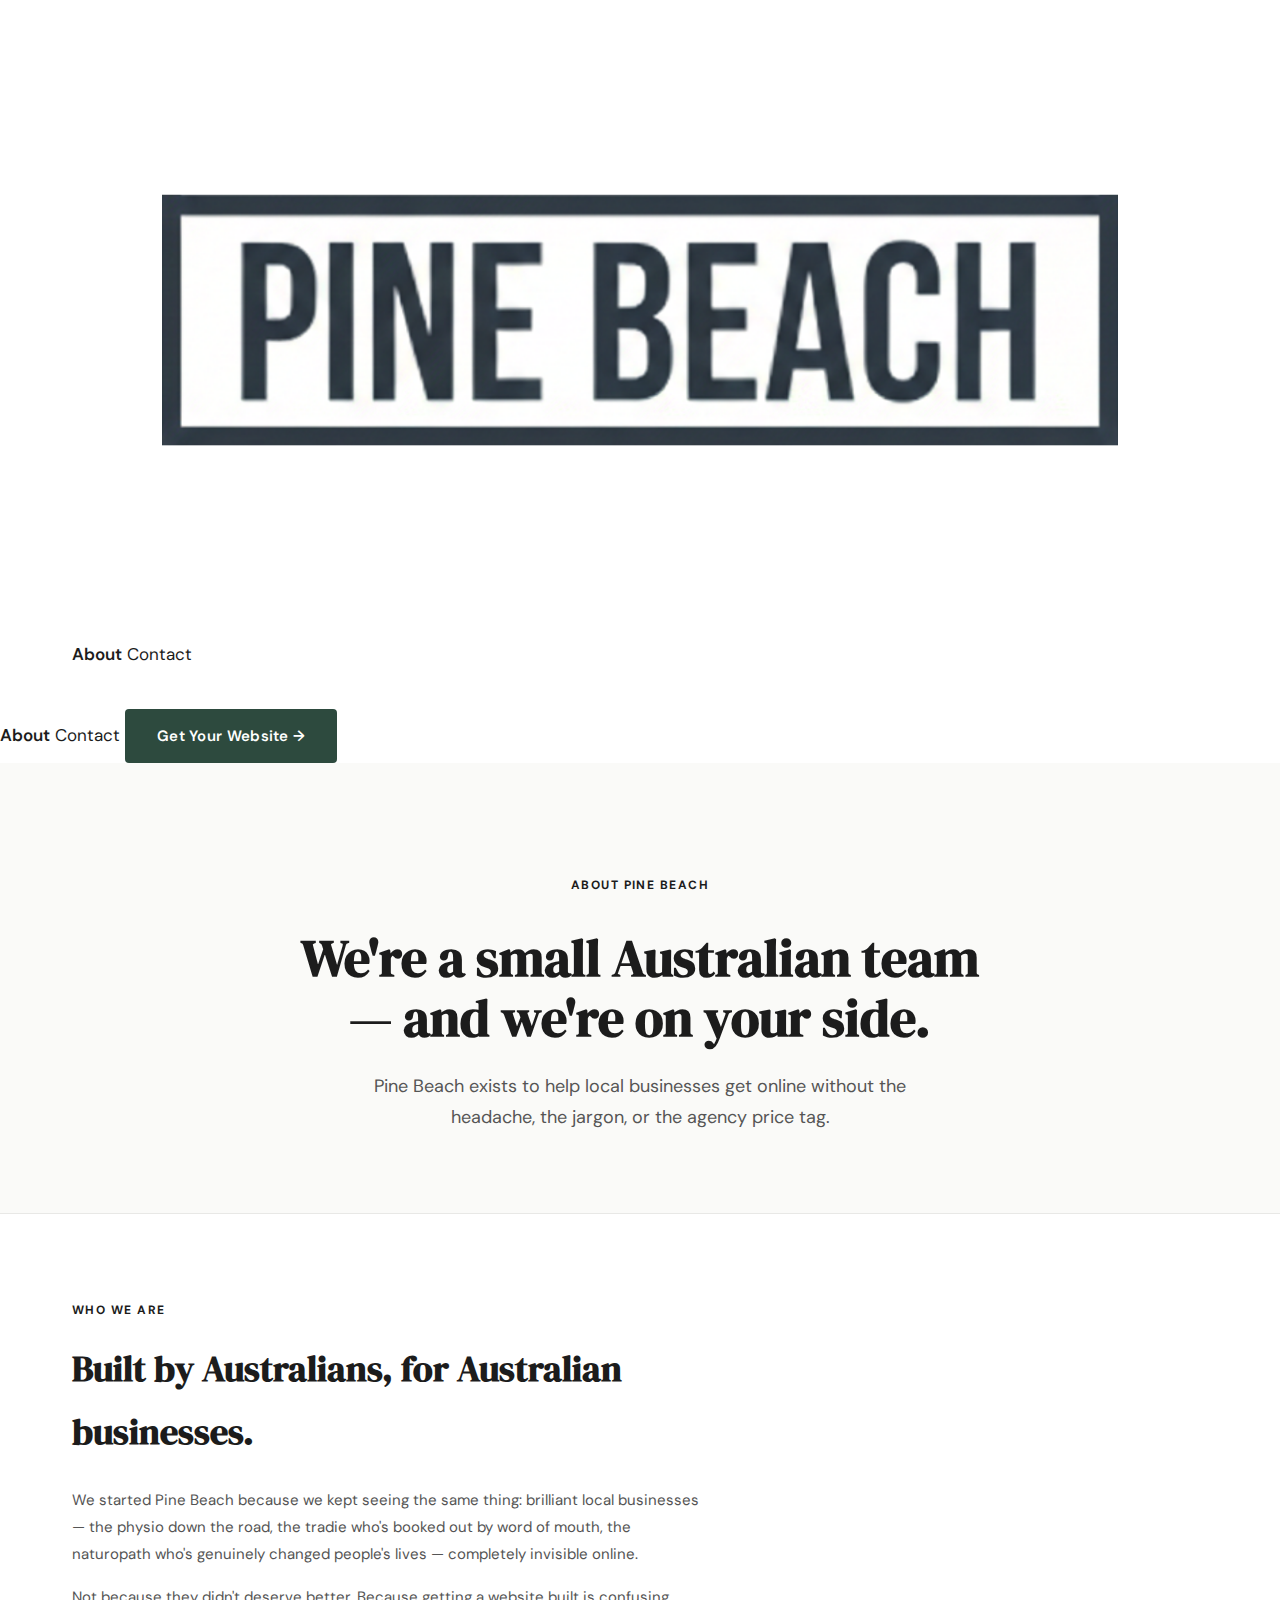
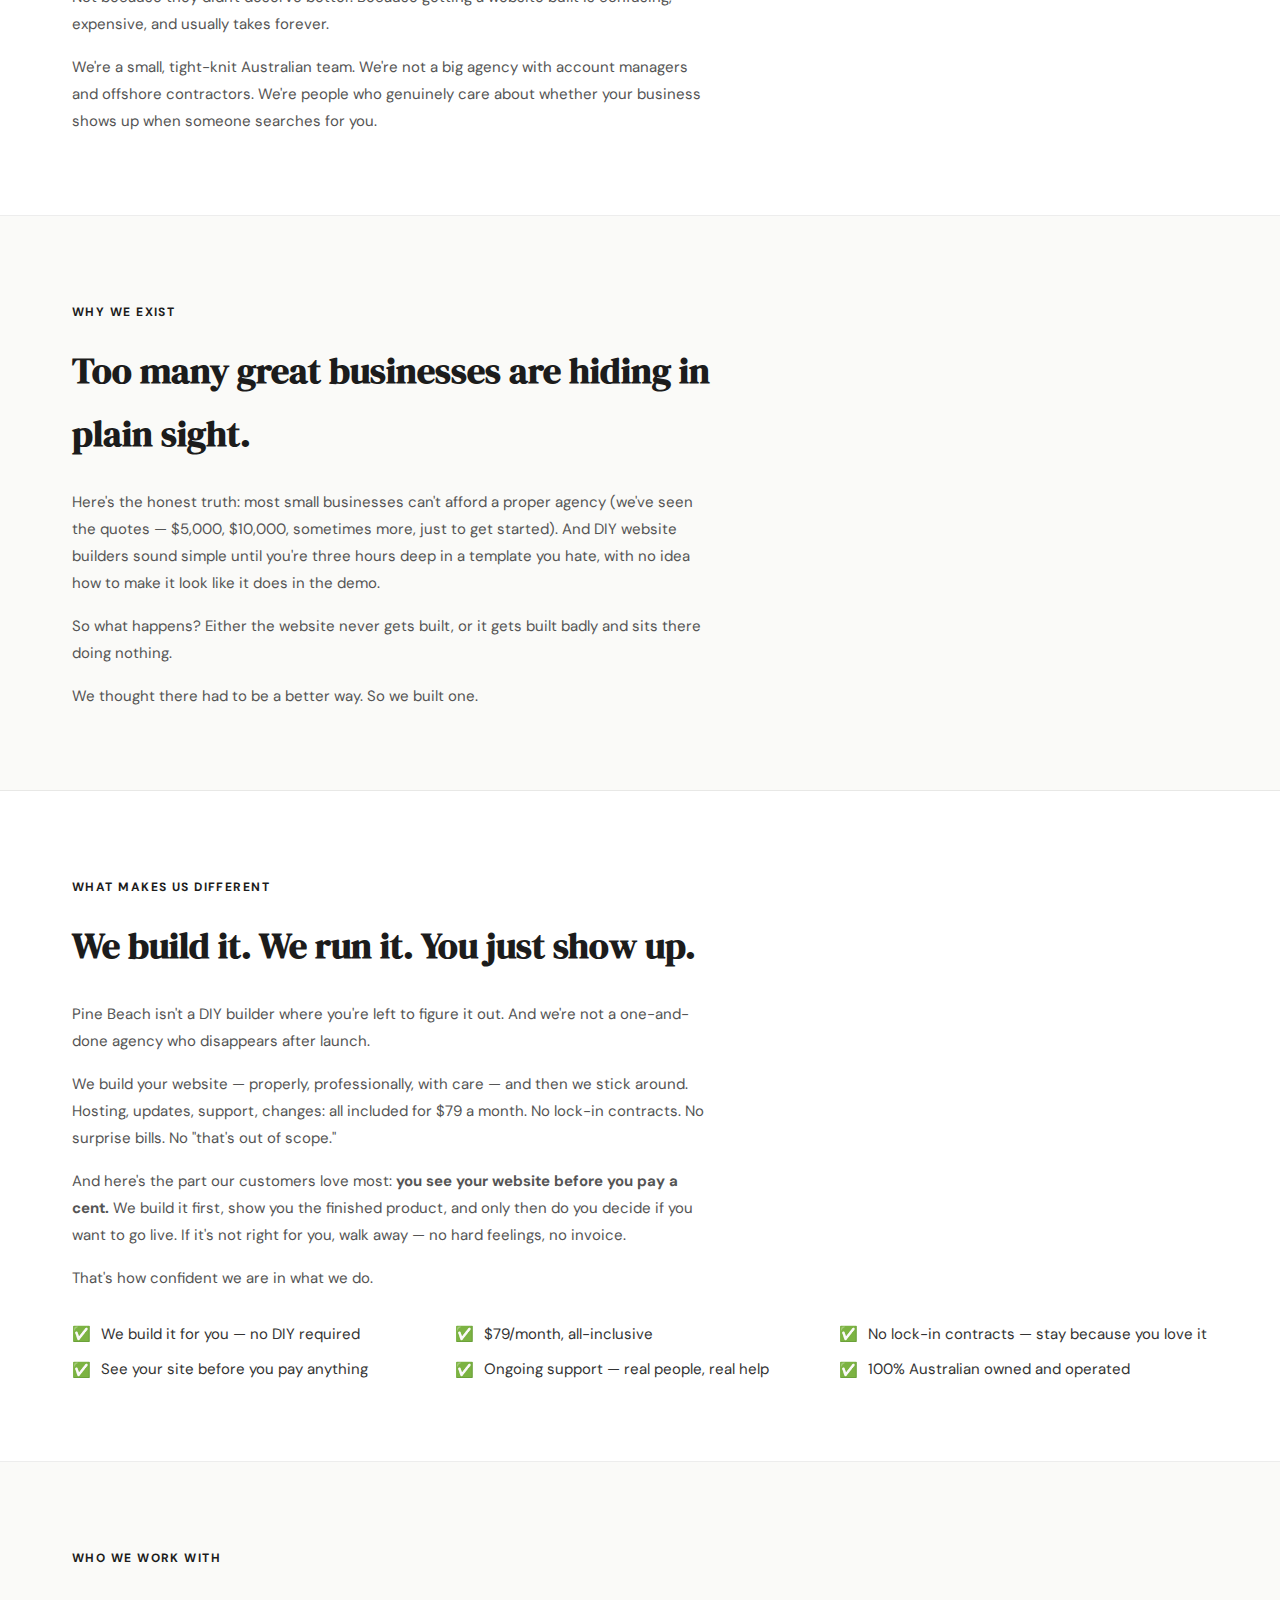
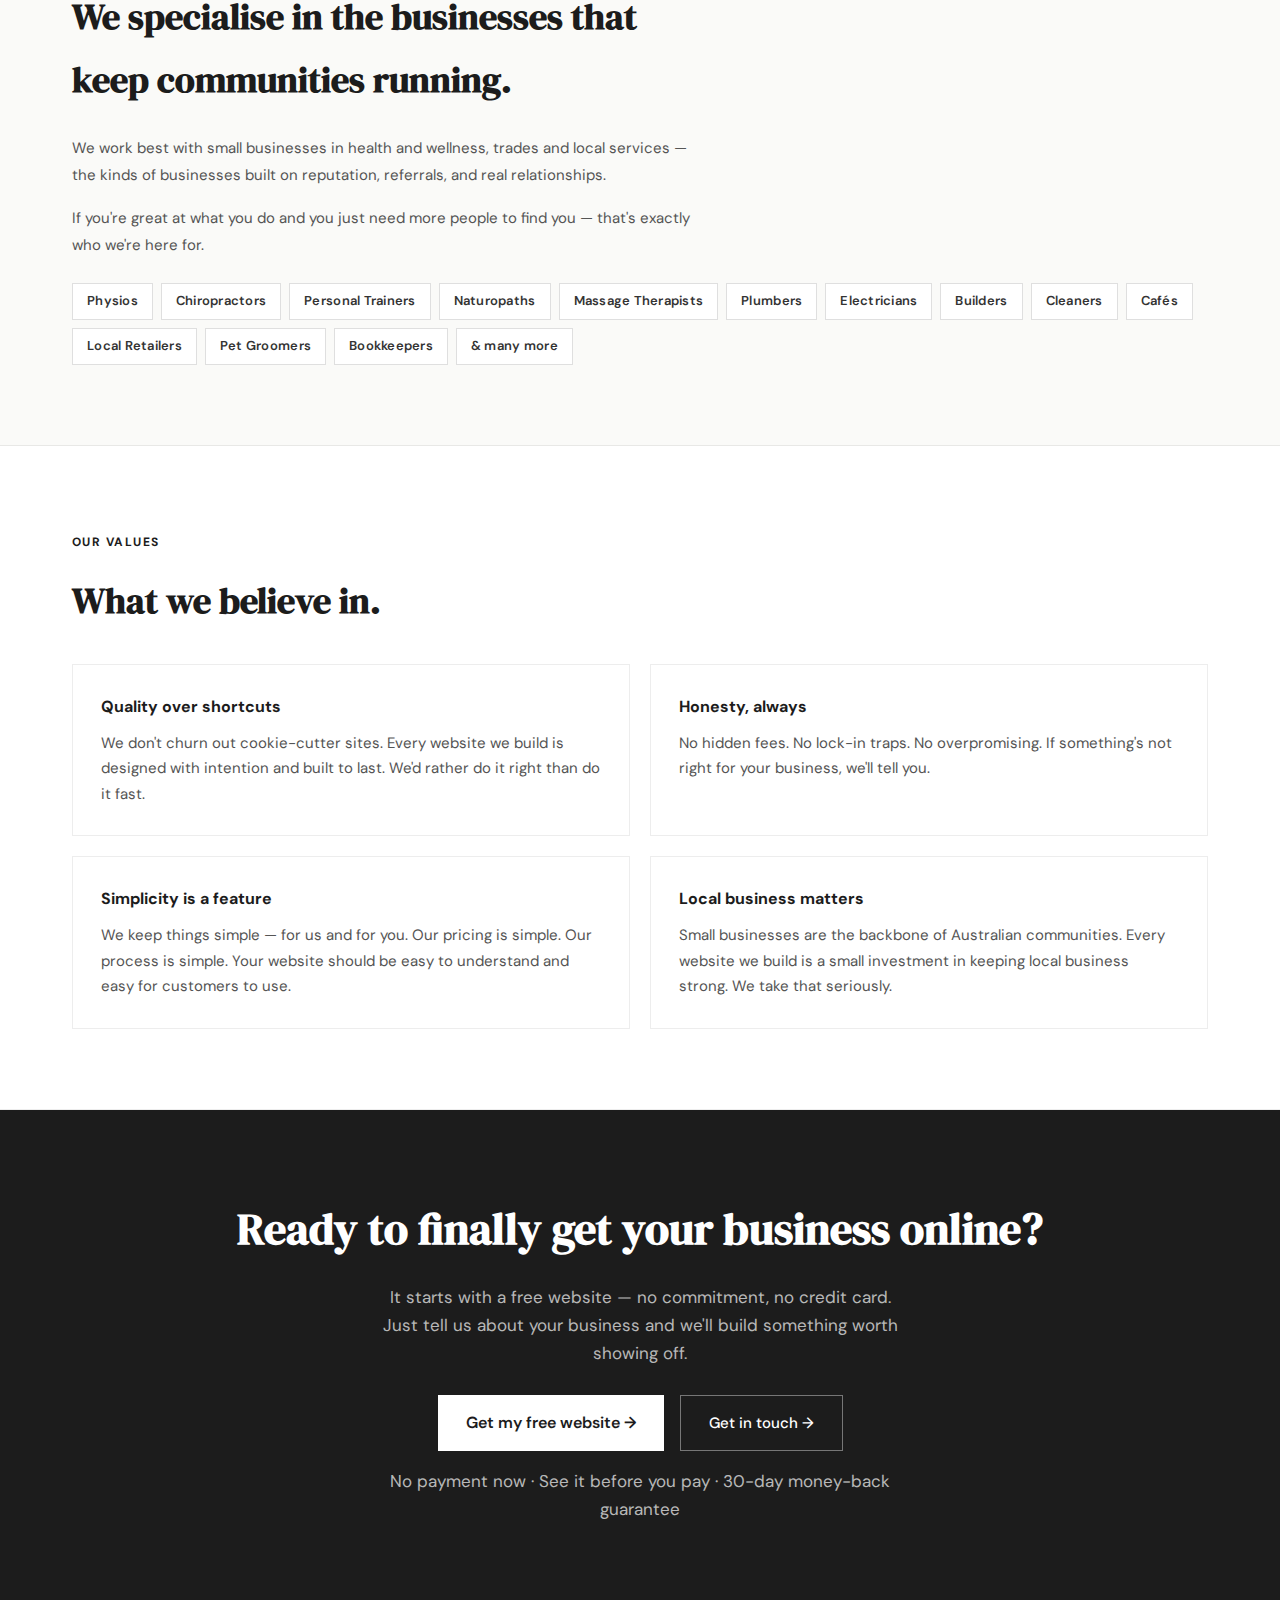
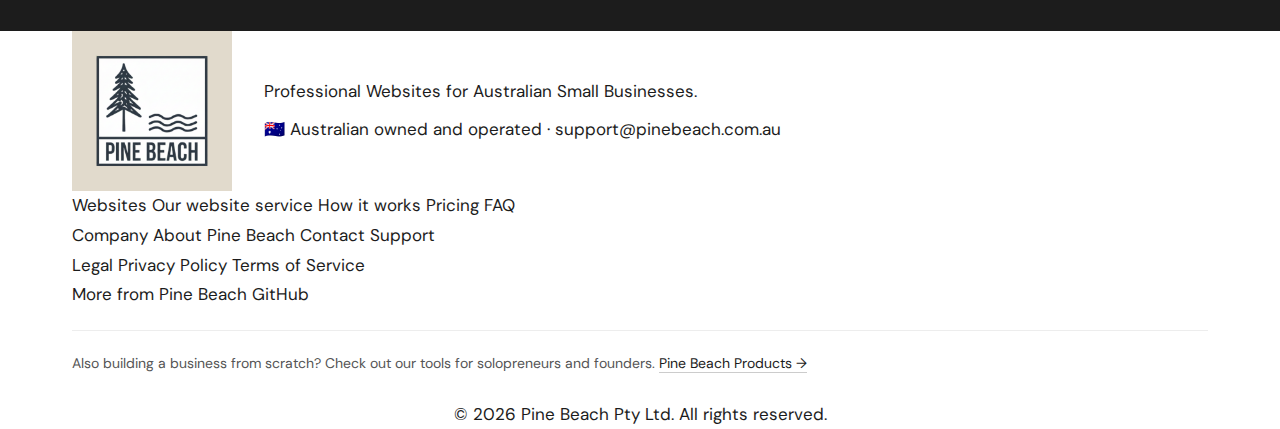
<file: about/index.html>
<!DOCTYPE html>
<html lang="en">
<head>
  <meta charset="UTF-8" />
  <meta name="viewport" content="width=device-width, initial-scale=1.0" />
  <title>About Pine Beach — Australian Website Building for Small Business</title>
  <meta name="description" content="Pine Beach is a small Australian team helping local businesses get online with a beautiful website, ongoing support, and no lock-in. $79/mo, all included." />
  <meta property="og:title" content="About Pine Beach — Australian Website Building for Small Business" />
  <meta property="og:description" content="Pine Beach is a small Australian team helping local businesses get online with a beautiful website, ongoing support, and no lock-in. $79/mo, all included." />
  <meta property="og:image" content="../logo.png" />
  <meta name="twitter:card" content="summary_large_image" />

  <link rel="preconnect" href="https://fonts.googleapis.com" />
  <link rel="preconnect" href="https://fonts.gstatic.com" crossorigin />
  <link href="https://fonts.googleapis.com/css2?family=DM+Serif+Display:ital@0;1&family=DM+Sans:ital,opsz,wght@0,9..40,300;0,9..40,400;0,9..40,500;0,9..40,600;1,9..40,400&display=swap" rel="stylesheet" />
  <link rel="stylesheet" href="../style.css" />

  <style>
    /* ── About page styles ── */

    .section-label-green {
      display: inline-block;
      font-size: .75rem;
      font-weight: 700;
      letter-spacing: .12em;
      text-transform: uppercase;
      color: var(--green);
      margin-bottom: 1rem;
    }

    /* Nav CTA */
    .nav-cta-website {
      display: inline-flex;
      align-items: center;
      gap: .375rem;
      background: var(--green);
      color: var(--white) !important;
      font-size: .8125rem;
      font-weight: 600;
      letter-spacing: .04em;
      padding: .5rem 1.125rem;
      white-space: nowrap;
    }
    .nav-cta-website:hover { background: var(--green-dark); }

    /* Hero */
    .about-hero {
      padding-block: 7rem 5rem;
      background: var(--offwhite);
      border-bottom: 1.5px solid var(--border);
      text-align: center;
    }
    .about-hero .container {
      display: flex;
      flex-direction: column;
      align-items: center;
    }
    .about-hero h1 {
      font-family: var(--font-serif);
      font-size: clamp(2rem, 5vw, 3.25rem);
      line-height: 1.15;
      color: var(--charcoal);
      margin-block: 1rem 1.5rem;
      max-width: 720px;
    }
    .about-hero .sub {
      font-size: clamp(.9375rem, 2vw, 1.125rem);
      color: var(--charcoal-60);
      line-height: 1.7;
      max-width: 580px;
    }

    /* Content sections */
    .about-section {
      padding-block: 5rem;
      border-bottom: 1.5px solid var(--border);
    }
    .about-section:nth-child(odd) { background: var(--white); }
    .about-section:nth-child(even) { background: var(--offwhite); }

    .about-section h2 {
      font-family: var(--font-serif);
      font-size: clamp(1.5rem, 3vw, 2.25rem);
      color: var(--charcoal);
      margin-bottom: 1.5rem;
      max-width: 640px;
    }
    .about-section p {
      font-size: .9375rem;
      color: var(--charcoal-60);
      line-height: 1.8;
      max-width: 640px;
      margin-bottom: 1rem;
    }
    .about-section p:last-child { margin-bottom: 0; }

    /* Features grid */
    .features-grid {
      display: grid;
      gap: .875rem;
      margin-top: 2rem;
      grid-template-columns: repeat(2, 1fr);
    }
    @media (min-width: 640px) {
      .features-grid { grid-template-columns: repeat(3, 1fr); }
    }
    .feature-item {
      display: flex;
      align-items: flex-start;
      gap: .625rem;
      font-size: .9375rem;
      color: var(--charcoal-80);
      line-height: 1.4;
    }
    .feature-check {
      color: var(--green);
      flex-shrink: 0;
      font-weight: 700;
      margin-top: .05em;
    }

    /* Values cards */
    .values-grid {
      display: grid;
      gap: 1.25rem;
      margin-top: 2rem;
    }
    @media (min-width: 640px) {
      .values-grid { grid-template-columns: repeat(2, 1fr); }
    }
    .value-card {
      background: var(--white);
      border: 1.5px solid var(--border);
      padding: 1.75rem;
    }
    .value-card-title {
      font-size: 1rem;
      font-weight: 700;
      color: var(--charcoal);
      margin-bottom: .625rem;
    }
    .value-card-body {
      font-size: .9375rem;
      color: var(--charcoal-60);
      line-height: 1.7;
    }

    /* Who we work with tags */
    .industry-tags {
      display: flex;
      flex-wrap: wrap;
      gap: .5rem;
      margin-top: 1.5rem;
    }
    .industry-tag {
      background: var(--white);
      border: 1.5px solid var(--border-mid);
      color: var(--charcoal-80);
      font-size: .8125rem;
      font-weight: 600;
      padding: .375rem .875rem;
      letter-spacing: .02em;
    }

    /* CTA section */
    .about-cta {
      padding-block: 5rem;
      background: var(--charcoal);
      color: var(--white);
      text-align: center;
    }
    .about-cta h2 {
      font-family: var(--font-serif);
      font-size: clamp(1.75rem, 4vw, 2.75rem);
      margin-bottom: 1rem;
      color: var(--white);
    }
    .about-cta p {
      font-size: 1.0625rem;
      color: rgba(255,255,255,.7);
      max-width: 540px;
      margin: 0 auto 1.75rem;
      line-height: 1.65;
    }
    .about-cta-buttons {
      display: flex;
      flex-wrap: wrap;
      gap: 1rem;
      justify-content: center;
      margin-bottom: 1rem;
    }
    .btn-cta-white {
      display: inline-flex;
      align-items: center;
      gap: .5rem;
      background: var(--white);
      color: var(--charcoal);
      font-size: 1rem;
      font-weight: 600;
      padding: .875rem 1.75rem;
    }
    .btn-cta-white:hover { background: var(--cream); }
    .btn-cta-outline-white {
      display: inline-flex;
      align-items: center;
      gap: .5rem;
      border: 1.5px solid rgba(255,255,255,.4);
      color: var(--white);
      font-size: .9375rem;
      font-weight: 500;
      padding: .875rem 1.75rem;
    }
    .btn-cta-outline-white:hover { border-color: rgba(255,255,255,.8); }
    .cta-fine-print {
      font-size: .8125rem;
      color: rgba(255,255,255,.4);
    }

    /* Footer bridge */
    .footer-bridge-products {
      border-top: 1px solid var(--border);
      padding-top: 1.25rem;
      margin-top: 1.25rem;
      font-size: .875rem;
      color: var(--charcoal-60);
    }
    .footer-bridge-products a {
      color: var(--charcoal);
      border-bottom: 1px solid var(--charcoal-20);
    }
    .footer-bridge-products a:hover { border-color: var(--charcoal); }

    /* Active nav link */
    .nav-link-active {
      color: var(--charcoal) !important;
      font-weight: 600;
    }
  </style>
</head>
<body>

  <!-- ─── NAV ─── -->
  <header class="site-nav" id="top">
    <div class="container nav-inner">
      <a href="/" class="nav-logo" aria-label="Pine Beach home">
        <img src="../logo-text.png" alt="Pine Beach" />
      </a>
      <nav class="nav-links" aria-label="Main navigation">
        <a href="/about" class="nav-link-active">About</a>
        <a href="/contact">Contact</a>
      </nav>
      <a href="/#get-started" class="nav-cta-website">Get Your Website →</a>
      <button class="nav-hamburger" aria-label="Toggle menu" aria-expanded="false">
        <span></span><span></span><span></span>
      </button>
    </div>
    <div class="nav-mobile-menu" aria-hidden="true">
      <a href="/about" class="nav-link-active">About</a>
      <a href="/contact">Contact</a>
      <a href="/#get-started" class="btn btn-primary">Get Your Website →</a>
    </div>
  </header>

  <!-- ─── HERO ─── -->
  <section class="about-hero">
    <div class="container">
      <span class="section-label-green">About Pine Beach</span>
      <h1>We're a small Australian team — and we're on your side.</h1>
      <p class="sub">Pine Beach exists to help local businesses get online without the headache, the jargon, or the agency price tag.</p>
    </div>
  </section>

  <!-- ─── WHO WE ARE ─── -->
  <section class="about-section" style="background: var(--white);">
    <div class="container">
      <span class="section-label-green">Who we are</span>
      <h2>Built by Australians, for Australian businesses.</h2>
      <p>We started Pine Beach because we kept seeing the same thing: brilliant local businesses — the physio down the road, the tradie who's booked out by word of mouth, the naturopath who's genuinely changed people's lives — completely invisible online.</p>
      <p>Not because they didn't deserve better. Because getting a website built is confusing, expensive, and usually takes forever.</p>
      <p>We're a small, tight-knit Australian team. We're not a big agency with account managers and offshore contractors. We're people who genuinely care about whether your business shows up when someone searches for you.</p>
    </div>
  </section>

  <!-- ─── WHY WE EXIST ─── -->
  <section class="about-section" style="background: var(--offwhite);">
    <div class="container">
      <span class="section-label-green">Why we exist</span>
      <h2>Too many great businesses are hiding in plain sight.</h2>
      <p>Here's the honest truth: most small businesses can't afford a proper agency (we've seen the quotes — $5,000, $10,000, sometimes more, just to get started). And DIY website builders sound simple until you're three hours deep in a template you hate, with no idea how to make it look like it does in the demo.</p>
      <p>So what happens? Either the website never gets built, or it gets built badly and sits there doing nothing.</p>
      <p>We thought there had to be a better way. So we built one.</p>
    </div>
  </section>

  <!-- ─── WHAT MAKES US DIFFERENT ─── -->
  <section class="about-section" style="background: var(--white);">
    <div class="container">
      <span class="section-label-green">What makes us different</span>
      <h2>We build it. We run it. You just show up.</h2>
      <p>Pine Beach isn't a DIY builder where you're left to figure it out. And we're not a one-and-done agency who disappears after launch.</p>
      <p>We build your website — properly, professionally, with care — and then we stick around. Hosting, updates, support, changes: all included for $79 a month. No lock-in contracts. No surprise bills. No "that's out of scope."</p>
      <p>And here's the part our customers love most: <strong>you see your website before you pay a cent.</strong> We build it first, show you the finished product, and only then do you decide if you want to go live. If it's not right for you, walk away — no hard feelings, no invoice.</p>
      <p>That's how confident we are in what we do.</p>

      <div class="features-grid">
        <div class="feature-item">
          <span class="feature-check">✅</span>
          We build it for you — no DIY required
        </div>
        <div class="feature-item">
          <span class="feature-check">✅</span>
          $79/month, all-inclusive
        </div>
        <div class="feature-item">
          <span class="feature-check">✅</span>
          No lock-in contracts — stay because you love it
        </div>
        <div class="feature-item">
          <span class="feature-check">✅</span>
          See your site before you pay anything
        </div>
        <div class="feature-item">
          <span class="feature-check">✅</span>
          Ongoing support — real people, real help
        </div>
        <div class="feature-item">
          <span class="feature-check">✅</span>
          100% Australian owned and operated
        </div>
      </div>
    </div>
  </section>

  <!-- ─── WHO WE WORK WITH ─── -->
  <section class="about-section" style="background: var(--offwhite);">
    <div class="container">
      <span class="section-label-green">Who we work with</span>
      <h2>We specialise in the businesses that keep communities running.</h2>
      <p>We work best with small businesses in health and wellness, trades and local services — the kinds of businesses built on reputation, referrals, and real relationships.</p>
      <p>If you're great at what you do and you just need more people to find you — that's exactly who we're here for.</p>

      <div class="industry-tags">
        <span class="industry-tag">Physios</span>
        <span class="industry-tag">Chiropractors</span>
        <span class="industry-tag">Personal Trainers</span>
        <span class="industry-tag">Naturopaths</span>
        <span class="industry-tag">Massage Therapists</span>
        <span class="industry-tag">Plumbers</span>
        <span class="industry-tag">Electricians</span>
        <span class="industry-tag">Builders</span>
        <span class="industry-tag">Cleaners</span>
        <span class="industry-tag">Cafés</span>
        <span class="industry-tag">Local Retailers</span>
        <span class="industry-tag">Pet Groomers</span>
        <span class="industry-tag">Bookkeepers</span>
        <span class="industry-tag">& many more</span>
      </div>
    </div>
  </section>

  <!-- ─── OUR VALUES ─── -->
  <section class="about-section" style="background: var(--white);">
    <div class="container">
      <span class="section-label-green">Our values</span>
      <h2>What we believe in.</h2>

      <div class="values-grid">
        <div class="value-card">
          <div class="value-card-title">Quality over shortcuts</div>
          <div class="value-card-body">We don't churn out cookie-cutter sites. Every website we build is designed with intention and built to last. We'd rather do it right than do it fast.</div>
        </div>
        <div class="value-card">
          <div class="value-card-title">Honesty, always</div>
          <div class="value-card-body">No hidden fees. No lock-in traps. No overpromising. If something's not right for your business, we'll tell you.</div>
        </div>
        <div class="value-card">
          <div class="value-card-title">Simplicity is a feature</div>
          <div class="value-card-body">We keep things simple — for us and for you. Our pricing is simple. Our process is simple. Your website should be easy to understand and easy for customers to use.</div>
        </div>
        <div class="value-card">
          <div class="value-card-title">Local business matters</div>
          <div class="value-card-body">Small businesses are the backbone of Australian communities. Every website we build is a small investment in keeping local business strong. We take that seriously.</div>
        </div>
      </div>
    </div>
  </section>

  <!-- ─── CTA ─── -->
  <section class="about-cta">
    <div class="container">
      <h2>Ready to finally get your business online?</h2>
      <p>It starts with a free website — no commitment, no credit card. Just tell us about your business and we'll build something worth showing off.</p>
      <div class="about-cta-buttons">
        <a href="/#get-started" class="btn-cta-white">Get my free website →</a>
        <a href="/contact" class="btn-cta-outline-white">Get in touch →</a>
      </div>
      <p class="cta-fine-print">No payment now · See it before you pay · 30-day money-back guarantee</p>
    </div>
  </section>

  <!-- ─── FOOTER ─── -->
  <footer class="site-footer">
    <div class="container footer-inner">
      <div class="footer-top" style="display: flex; align-items: center; gap: 2rem;">
        <a href="/" class="footer-logo" aria-label="Pine Beach home" style="flex-shrink: 0;">
          <img src="../logo-full.png" alt="Pine Beach" style="width: 160px; height: auto;" />
        </a>
        <div>
          <p class="footer-tagline" style="margin: 0;">Professional Websites for Australian Small Businesses.</p>
          <p class="footer-supporting" style="margin-top: 0.5rem;">🇦🇺 Australian owned and operated · support@pinebeach.com.au</p>
        </div>
      </div>

      <div class="footer-links">
        <div class="footer-link-group">
          <span class="footer-link-label">Websites</span>
          <a href="/">Our website service</a>
          <a href="/#how-it-works">How it works</a>
          <a href="/#pricing">Pricing</a>
          <a href="/#faq">FAQ</a>
        </div>
        <div class="footer-link-group">
          <span class="footer-link-label">Company</span>
          <a href="/about">About Pine Beach</a>
          <a href="/contact">Contact</a>
          <a href="mailto:support@pinebeach.com.au">Support</a>
        </div>
        <div class="footer-link-group">
          <span class="footer-link-label">Legal</span>
          <a href="/privacy">Privacy Policy</a>
          <a href="/terms">Terms of Service</a>
        </div>
        <div class="footer-link-group">
          <span class="footer-link-label">More from Pine Beach</span>
          <a href="https://github.com/pinebeach" target="_blank" rel="noopener">GitHub</a>
        </div>
      </div>

      <div class="footer-bridge-products">
        Also building a business from scratch? Check out our tools for solopreneurs and founders. <a href="/products">Pine Beach Products →</a>
      </div>

      <div class="footer-bottom" style="text-align: center; margin-top: 1.5rem;">
        <p class="footer-copy">© 2026 Pine Beach Pty Ltd. All rights reserved.</p>
      </div>
    </div>
  </footer>

  <script src="../main.js"></script>
</body>
</html>
</file>
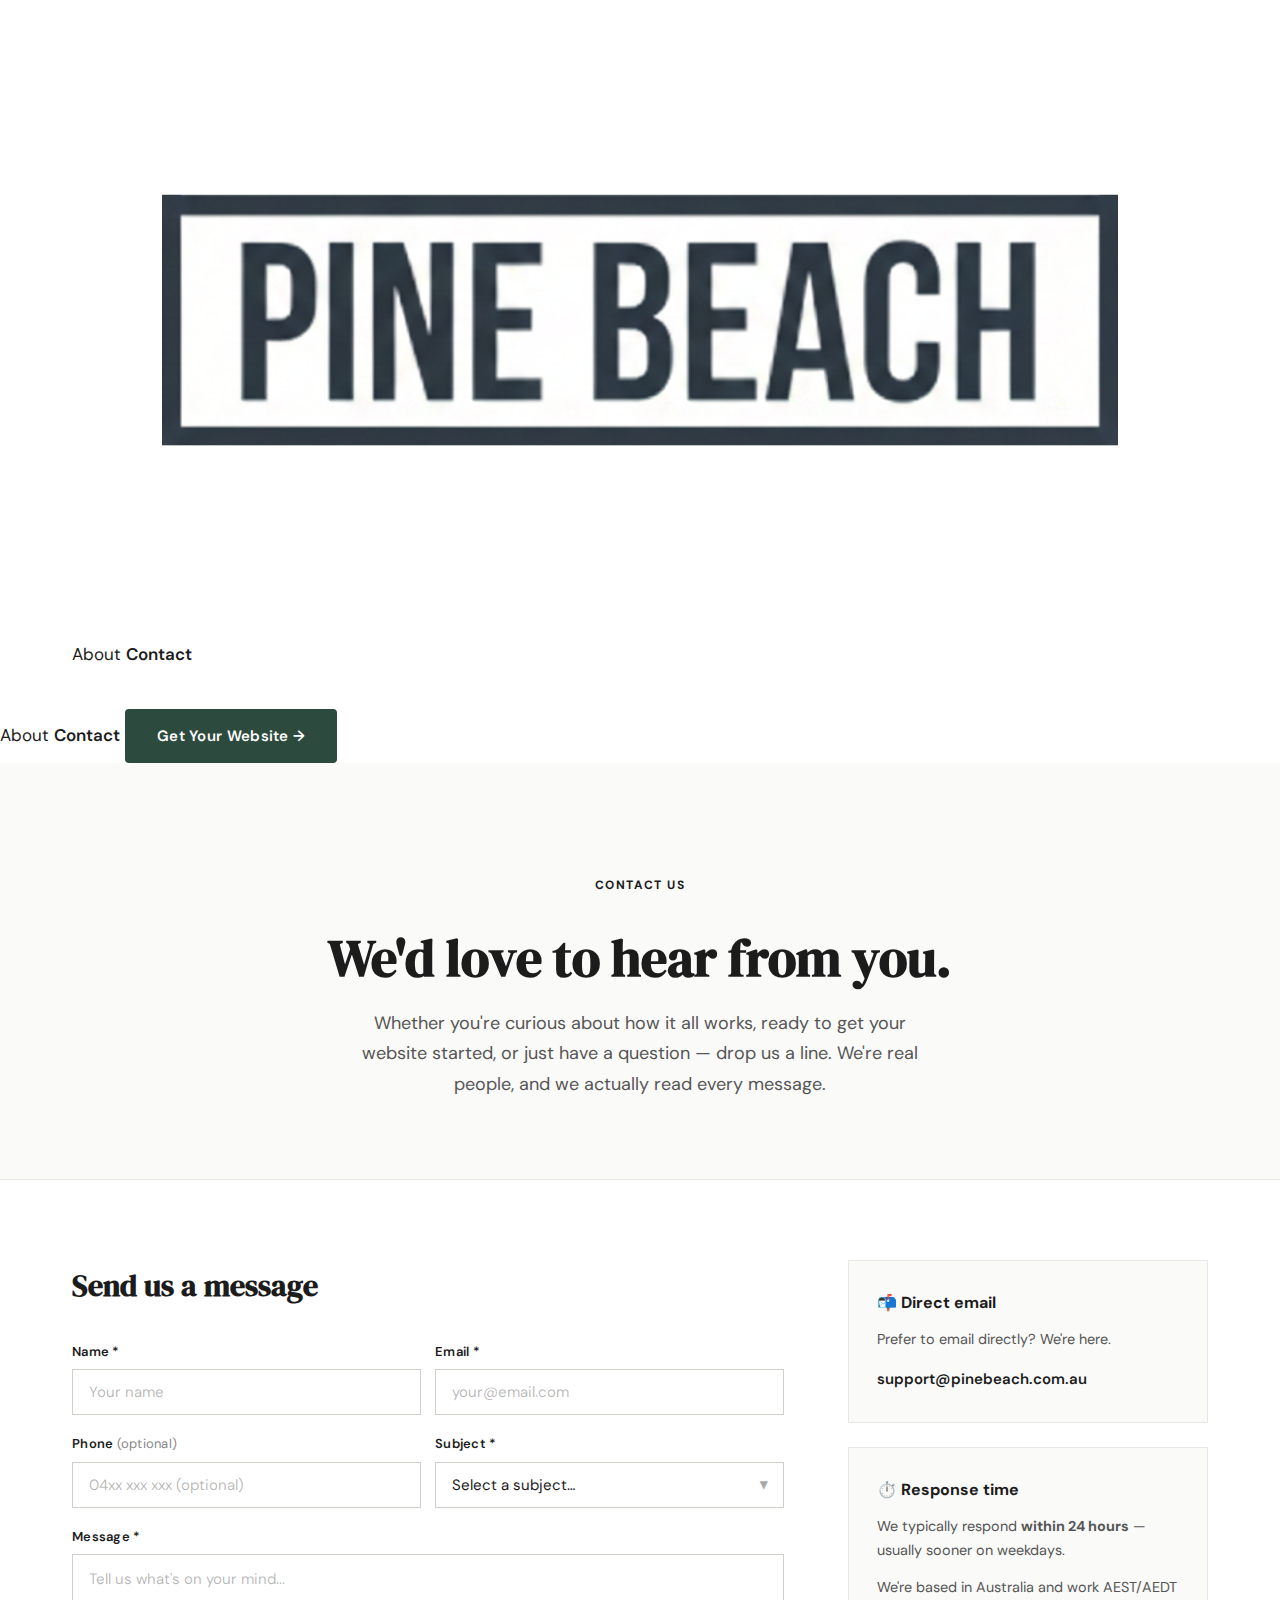
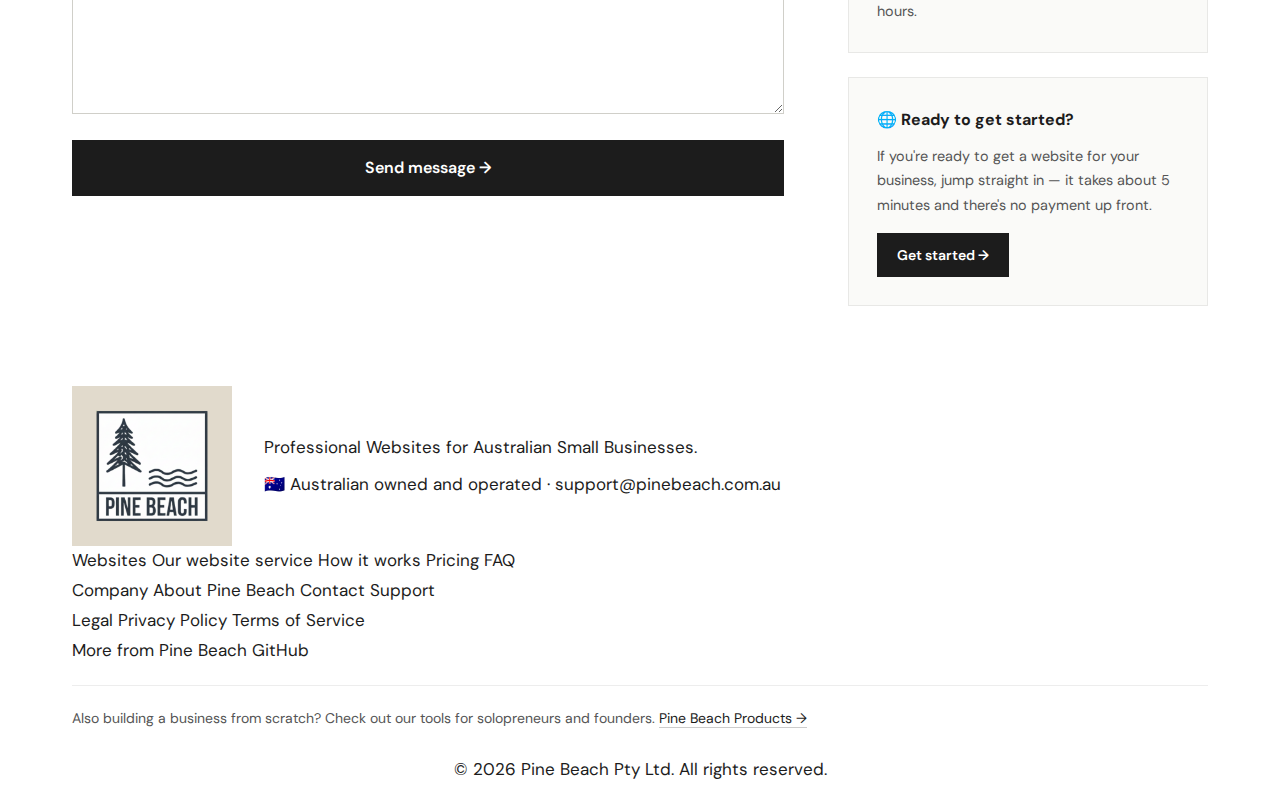
<file: contact/index.html>
<!DOCTYPE html>
<html lang="en">
<head>
  <meta charset="UTF-8" />
  <meta name="viewport" content="width=device-width, initial-scale=1.0" />
  <title>Contact Pine Beach — We'd Love to Hear From You</title>
  <meta name="description" content="Got a question about getting your business online? We'd love to chat. Reach out to the Pine Beach team — we typically respond within 24 hours." />
  <meta property="og:title" content="Contact Pine Beach — We'd Love to Hear From You" />
  <meta property="og:description" content="Got a question about getting your business online? We'd love to chat. Reach out to the Pine Beach team — we typically respond within 24 hours." />
  <meta property="og:image" content="../logo.png" />
  <meta name="twitter:card" content="summary_large_image" />

  <link rel="preconnect" href="https://fonts.googleapis.com" />
  <link rel="preconnect" href="https://fonts.gstatic.com" crossorigin />
  <link href="https://fonts.googleapis.com/css2?family=DM+Serif+Display:ital@0;1&family=DM+Sans:ital,opsz,wght@0,9..40,300;0,9..40,400;0,9..40,500;0,9..40,600;1,9..40,400&display=swap" rel="stylesheet" />
  <link rel="stylesheet" href="../style.css" />

  <style>
    /* ── Contact page styles ── */

    .section-label-green {
      display: inline-block;
      font-size: .75rem;
      font-weight: 700;
      letter-spacing: .12em;
      text-transform: uppercase;
      color: var(--green);
      margin-bottom: 1rem;
    }

    /* Nav CTA */
    .nav-cta-website {
      display: inline-flex;
      align-items: center;
      gap: .375rem;
      background: var(--green);
      color: var(--white) !important;
      font-size: .8125rem;
      font-weight: 600;
      letter-spacing: .04em;
      padding: .5rem 1.125rem;
      white-space: nowrap;
    }
    .nav-cta-website:hover { background: var(--green-dark); }

    /* Active nav */
    .nav-link-active {
      color: var(--charcoal) !important;
      font-weight: 600;
    }

    /* Hero */
    .contact-hero {
      padding-block: 7rem 5rem;
      background: var(--offwhite);
      border-bottom: 1.5px solid var(--border);
      text-align: center;
    }
    .contact-hero .container {
      display: flex;
      flex-direction: column;
      align-items: center;
    }
    .contact-hero h1 {
      font-family: var(--font-serif);
      font-size: clamp(2rem, 5vw, 3.25rem);
      line-height: 1.15;
      color: var(--charcoal);
      margin-block: 1rem 1.25rem;
    }
    .contact-hero .sub {
      font-size: clamp(.9375rem, 2vw, 1.125rem);
      color: var(--charcoal-60);
      line-height: 1.7;
      max-width: 560px;
    }

    /* Contact layout */
    .contact-section {
      padding-block: 5rem;
      background: var(--white);
    }
    .contact-layout {
      display: grid;
      gap: 3.5rem;
      align-items: start;
    }
    @media (min-width: 860px) {
      .contact-layout {
        grid-template-columns: 1fr 360px;
        gap: 4rem;
      }
    }

    /* Form */
    .contact-form-wrap h2 {
      font-family: var(--font-serif);
      font-size: clamp(1.375rem, 3vw, 1.875rem);
      color: var(--charcoal);
      margin-bottom: 1.75rem;
    }
    .form-group {
      display: flex;
      flex-direction: column;
      gap: .35rem;
      margin-bottom: 1.125rem;
    }
    .form-label {
      font-size: .8125rem;
      font-weight: 600;
      color: var(--charcoal);
      letter-spacing: .02em;
    }
    .form-req { color: var(--green); }
    .form-opt { color: var(--charcoal-40); font-weight: 400; }
    .form-input,
    .form-select,
    .form-textarea {
      width: 100%;
      border: 1.5px solid #d0cfc9;
      background: #fff;
      padding: .75rem 1rem;
      font-size: .9375rem;
      font-family: var(--font-sans);
      color: var(--charcoal);
      appearance: none;
      -webkit-appearance: none;
      border-radius: 0;
      transition: border-color .15s;
      box-sizing: border-box;
    }
    .form-input:focus,
    .form-select:focus,
    .form-textarea:focus {
      outline: none;
      border-color: var(--green);
    }
    .form-input.error,
    .form-select.error,
    .form-textarea.error { border-color: #c0392b; }
    .form-input::placeholder,
    .form-textarea::placeholder { color: rgba(28,28,28,.32); }
    .form-textarea { resize: vertical; min-height: 160px; line-height: 1.6; }
    .form-select-wrap { position: relative; }
    .form-select-wrap::after {
      content: '▾';
      position: absolute;
      right: 1rem;
      top: 50%;
      transform: translateY(-50%);
      color: rgba(28,28,28,.4);
      pointer-events: none;
    }
    .form-row {
      display: grid;
      gap: .875rem;
    }
    @media (min-width: 520px) {
      .form-row-2 { grid-template-columns: 1fr 1fr; }
    }
    .form-error-msg {
      font-size: .8rem;
      color: #c0392b;
      display: none;
      margin-top: .125rem;
    }
    .form-error-msg.visible { display: block; }

    /* Submit button */
    .btn-submit {
      display: inline-flex;
      align-items: center;
      gap: .5rem;
      background: var(--charcoal);
      color: var(--white);
      border: none;
      font-size: 1rem;
      font-weight: 600;
      font-family: var(--font-sans);
      padding: .875rem 2rem;
      cursor: pointer;
      transition: background .15s;
      width: 100%;
      justify-content: center;
      margin-top: .5rem;
    }
    .btn-submit:hover { background: var(--charcoal-80); }
    .btn-submit:disabled { opacity: .6; pointer-events: none; }

    /* Success state */
    .contact-success {
      display: none;
      padding: 2.5rem;
      background: var(--offwhite);
      border: 1.5px solid var(--border-mid);
      text-align: center;
    }
    .contact-success.visible { display: block; }
    .contact-success-icon { font-size: 2.5rem; margin-bottom: 1rem; }
    .contact-success h3 {
      font-family: var(--font-serif);
      font-size: 1.75rem;
      color: var(--charcoal);
      margin-bottom: .75rem;
    }
    .contact-success p {
      font-size: .9375rem;
      color: var(--charcoal-60);
      line-height: 1.7;
      max-width: 420px;
      margin: 0 auto;
    }
    .contact-success a { color: var(--green); border-bottom: 1px solid var(--green); }

    /* Sidebar */
    .contact-sidebar {
      display: flex;
      flex-direction: column;
      gap: 1.5rem;
    }
    .sidebar-card {
      background: var(--offwhite);
      border: 1.5px solid var(--border);
      padding: 1.75rem;
    }
    .sidebar-card h3 {
      font-size: 1rem;
      font-weight: 700;
      color: var(--charcoal);
      margin-bottom: .625rem;
    }
    .sidebar-card p {
      font-size: .9rem;
      color: var(--charcoal-60);
      line-height: 1.7;
      margin-bottom: .75rem;
    }
    .sidebar-card p:last-child { margin-bottom: 0; }
    .email-link {
      display: inline-flex;
      align-items: center;
      gap: .375rem;
      color: var(--green);
      font-weight: 600;
      font-size: .9375rem;
      border-bottom: 1px solid var(--green);
    }
    .email-link:hover { color: var(--green-dark); border-color: var(--green-dark); }

    /* Footer bridge */
    .footer-bridge-products {
      border-top: 1px solid var(--border);
      padding-top: 1.25rem;
      margin-top: 1.25rem;
      font-size: .875rem;
      color: var(--charcoal-60);
    }
    .footer-bridge-products a {
      color: var(--charcoal);
      border-bottom: 1px solid var(--charcoal-20);
    }
    .footer-bridge-products a:hover { border-color: var(--charcoal); }
  </style>
</head>
<body>

  <!-- ─── NAV ─── -->
  <header class="site-nav" id="top">
    <div class="container nav-inner">
      <a href="/" class="nav-logo" aria-label="Pine Beach home">
        <img src="../logo-text.png" alt="Pine Beach" />
      </a>
      <nav class="nav-links" aria-label="Main navigation">
        <a href="/about">About</a>
        <a href="/contact" class="nav-link-active">Contact</a>
      </nav>
      <a href="/#get-started" class="nav-cta-website">Get Your Website →</a>
      <button class="nav-hamburger" aria-label="Toggle menu" aria-expanded="false">
        <span></span><span></span><span></span>
      </button>
    </div>
    <div class="nav-mobile-menu" aria-hidden="true">
      <a href="/about">About</a>
      <a href="/contact" class="nav-link-active">Contact</a>
      <a href="/#get-started" class="btn btn-primary">Get Your Website →</a>
    </div>
  </header>

  <!-- ─── HERO ─── -->
  <section class="contact-hero">
    <div class="container">
      <span class="section-label-green">Contact us</span>
      <h1>We'd love to hear from you.</h1>
      <p class="sub">Whether you're curious about how it all works, ready to get your website started, or just have a question — drop us a line. We're real people, and we actually read every message.</p>
    </div>
  </section>

  <!-- ─── CONTACT FORM ─── -->
  <section class="contact-section">
    <div class="container">
      <div class="contact-layout">

        <!-- Form -->
        <div class="contact-form-wrap">
          <h2>Send us a message</h2>

          <form id="contact-form" novalidate>
            <div class="form-row form-row-2">
              <div class="form-group">
                <label class="form-label" for="cf-name">Name <span class="form-req">*</span></label>
                <input class="form-input" id="cf-name" type="text" placeholder="Your name" autocomplete="name" required />
                <span class="form-error-msg" id="cf-err-name">Please enter your name</span>
              </div>
              <div class="form-group">
                <label class="form-label" for="cf-email">Email <span class="form-req">*</span></label>
                <input class="form-input" id="cf-email" type="email" placeholder="your@email.com" autocomplete="email" required />
                <span class="form-error-msg" id="cf-err-email">Please enter a valid email address</span>
              </div>
            </div>

            <div class="form-row form-row-2">
              <div class="form-group">
                <label class="form-label" for="cf-phone">Phone <span class="form-opt">(optional)</span></label>
                <input class="form-input" id="cf-phone" type="tel" placeholder="04xx xxx xxx (optional)" autocomplete="tel" />
              </div>
              <div class="form-group">
                <label class="form-label" for="cf-subject">Subject <span class="form-req">*</span></label>
                <div class="form-select-wrap">
                  <select class="form-select" id="cf-subject" required>
                    <option value="" disabled selected>Select a subject…</option>
                    <option value="General enquiry">General enquiry</option>
                    <option value="I want a website">I want a website</option>
                    <option value="Support">Support</option>
                    <option value="Partnership">Partnership</option>
                    <option value="Other">Other</option>
                  </select>
                </div>
                <span class="form-error-msg" id="cf-err-subject">Please select a subject</span>
              </div>
            </div>

            <div class="form-group">
              <label class="form-label" for="cf-message">Message <span class="form-req">*</span></label>
              <textarea class="form-textarea" id="cf-message" placeholder="Tell us what's on your mind..." required></textarea>
              <span class="form-error-msg" id="cf-err-message">Please enter a message</span>
            </div>

            <button type="submit" class="btn-submit" id="cf-submit">
              Send message →
            </button>
          </form>

          <!-- Success state -->
          <div class="contact-success" id="contact-success">
            <div class="contact-success-icon">✉️</div>
            <h3>Thanks — we'll be in touch soon.</h3>
            <p>Your message is on its way to us. We'll get back to you within 24 hours.</p>
          </div>
        </div>

        <!-- Sidebar -->
        <aside class="contact-sidebar">
          <div class="sidebar-card">
            <h3>📬 Direct email</h3>
            <p>Prefer to email directly? We're here.</p>
            <a href="mailto:support@pinebeach.com.au" class="email-link">support@pinebeach.com.au</a>
          </div>

          <div class="sidebar-card">
            <h3>⏱️ Response time</h3>
            <p>We typically respond <strong>within 24 hours</strong> — usually sooner on weekdays.</p>
            <p>We're based in Australia and work AEST/AEDT hours.</p>
          </div>

          <div class="sidebar-card">
            <h3>🌐 Ready to get started?</h3>
            <p>If you're ready to get a website for your business, jump straight in — it takes about 5 minutes and there's no payment up front.</p>
            <a href="/#get-started" style="display:inline-flex;align-items:center;gap:.375rem;background:var(--charcoal);color:var(--white);font-size:.875rem;font-weight:600;padding:.625rem 1.25rem;margin-top:.25rem;">Get started →</a>
          </div>
        </aside>

      </div>
    </div>
  </section>

  <!-- ─── FOOTER ─── -->
  <footer class="site-footer">
    <div class="container footer-inner">
      <div class="footer-top" style="display: flex; align-items: center; gap: 2rem;">
        <a href="/" class="footer-logo" aria-label="Pine Beach home" style="flex-shrink: 0;">
          <img src="../logo-full.png" alt="Pine Beach" style="width: 160px; height: auto;" />
        </a>
        <div>
          <p class="footer-tagline" style="margin: 0;">Professional Websites for Australian Small Businesses.</p>
          <p class="footer-supporting" style="margin-top: 0.5rem;">🇦🇺 Australian owned and operated · support@pinebeach.com.au</p>
        </div>
      </div>

      <div class="footer-links">
        <div class="footer-link-group">
          <span class="footer-link-label">Websites</span>
          <a href="/">Our website service</a>
          <a href="/#how-it-works">How it works</a>
          <a href="/#pricing">Pricing</a>
          <a href="/#faq">FAQ</a>
        </div>
        <div class="footer-link-group">
          <span class="footer-link-label">Company</span>
          <a href="/about">About Pine Beach</a>
          <a href="/contact">Contact</a>
          <a href="mailto:support@pinebeach.com.au">Support</a>
        </div>
        <div class="footer-link-group">
          <span class="footer-link-label">Legal</span>
          <a href="/privacy">Privacy Policy</a>
          <a href="/terms">Terms of Service</a>
        </div>
        <div class="footer-link-group">
          <span class="footer-link-label">More from Pine Beach</span>
          <a href="https://github.com/pinebeach" target="_blank" rel="noopener">GitHub</a>
        </div>
      </div>

      <div class="footer-bridge-products">
        Also building a business from scratch? Check out our tools for solopreneurs and founders. <a href="/products">Pine Beach Products →</a>
      </div>

      <div class="footer-bottom" style="text-align: center; margin-top: 1.5rem;">
        <p class="footer-copy">© 2026 Pine Beach Pty Ltd. All rights reserved.</p>
      </div>
    </div>
  </footer>

  <script src="../main.js"></script>
  <script>
    /* ── Contact form handler ── */
    (function () {
      'use strict';

      var DISCORD_WEBHOOK = 'https://discord.com/api/webhooks/1478550146676428852/M4E1pLpsDOCoPggBli9znzhGhLLowwAL53JpuRxkn2B4t2cq9mKZcvCDw19_biiRJQqb';

      var form      = document.getElementById('contact-form');
      var submitBtn = document.getElementById('cf-submit');
      var successEl = document.getElementById('contact-success');

      if (!form) return;

      form.addEventListener('submit', function (e) {
        e.preventDefault();
        if (!validateForm()) return;

        var name    = document.getElementById('cf-name').value.trim();
        var email   = document.getElementById('cf-email').value.trim();
        var phone   = document.getElementById('cf-phone').value.trim();
        var subject = document.getElementById('cf-subject').value;
        var message = document.getElementById('cf-message').value.trim();

        submitBtn.disabled = true;
        submitBtn.textContent = 'Sending…';

        /* Build Discord message */
        var lines = [
          '📩 **New Contact Form Submission — Pine Beach**',
          '',
          '**Name:** ' + name,
          '**Email:** ' + email,
          phone ? ('**Phone:** ' + phone) : null,
          '**Subject:** ' + subject,
          '',
          '**Message:**',
          message,
        ].filter(function (l) { return l !== null; }).join('\n');

        /* Try Discord webhook first */
        fetch(DISCORD_WEBHOOK, {
          method: 'POST',
          headers: { 'Content-Type': 'application/json' },
          body: JSON.stringify({ content: lines }),
        })
        .then(function (res) {
          if (!res.ok) throw new Error('Webhook failed: ' + res.status);
          showSuccess();
        })
        .catch(function () {
          /* Fallback: open mailto */
          var mailto = 'mailto:support@pinebeach.com.au'
            + '?subject=' + encodeURIComponent('[Pine Beach Contact] ' + subject)
            + '&body=' + encodeURIComponent('Name: ' + name + '\nEmail: ' + email + (phone ? '\nPhone: ' + phone : '') + '\n\n' + message);
          window.location.href = mailto;
          showSuccess();
        });
      });

      function showSuccess() {
        form.style.display = 'none';
        successEl.classList.add('visible');
      }

      function validateForm() {
        var ok = true;

        function check(id, errId, testFn) {
          var el  = document.getElementById(id);
          var err = document.getElementById(errId);
          if (!testFn(el.value)) {
            el.classList.add('error');
            err.classList.add('visible');
            if (ok) { el.focus(); ok = false; }
          } else {
            el.classList.remove('error');
            err.classList.remove('visible');
          }
        }

        check('cf-name',    'cf-err-name',    function (v) { return v.trim().length > 0; });
        check('cf-email',   'cf-err-email',   function (v) { return /^[^\s@]+@[^\s@]+\.[^\s@]+$/.test(v.trim()); });
        check('cf-subject', 'cf-err-subject', function (v) { return v !== ''; });
        check('cf-message', 'cf-err-message', function (v) { return v.trim().length > 0; });

        return ok;
      }
    }());
  </script>
</body>
</html>
</file>
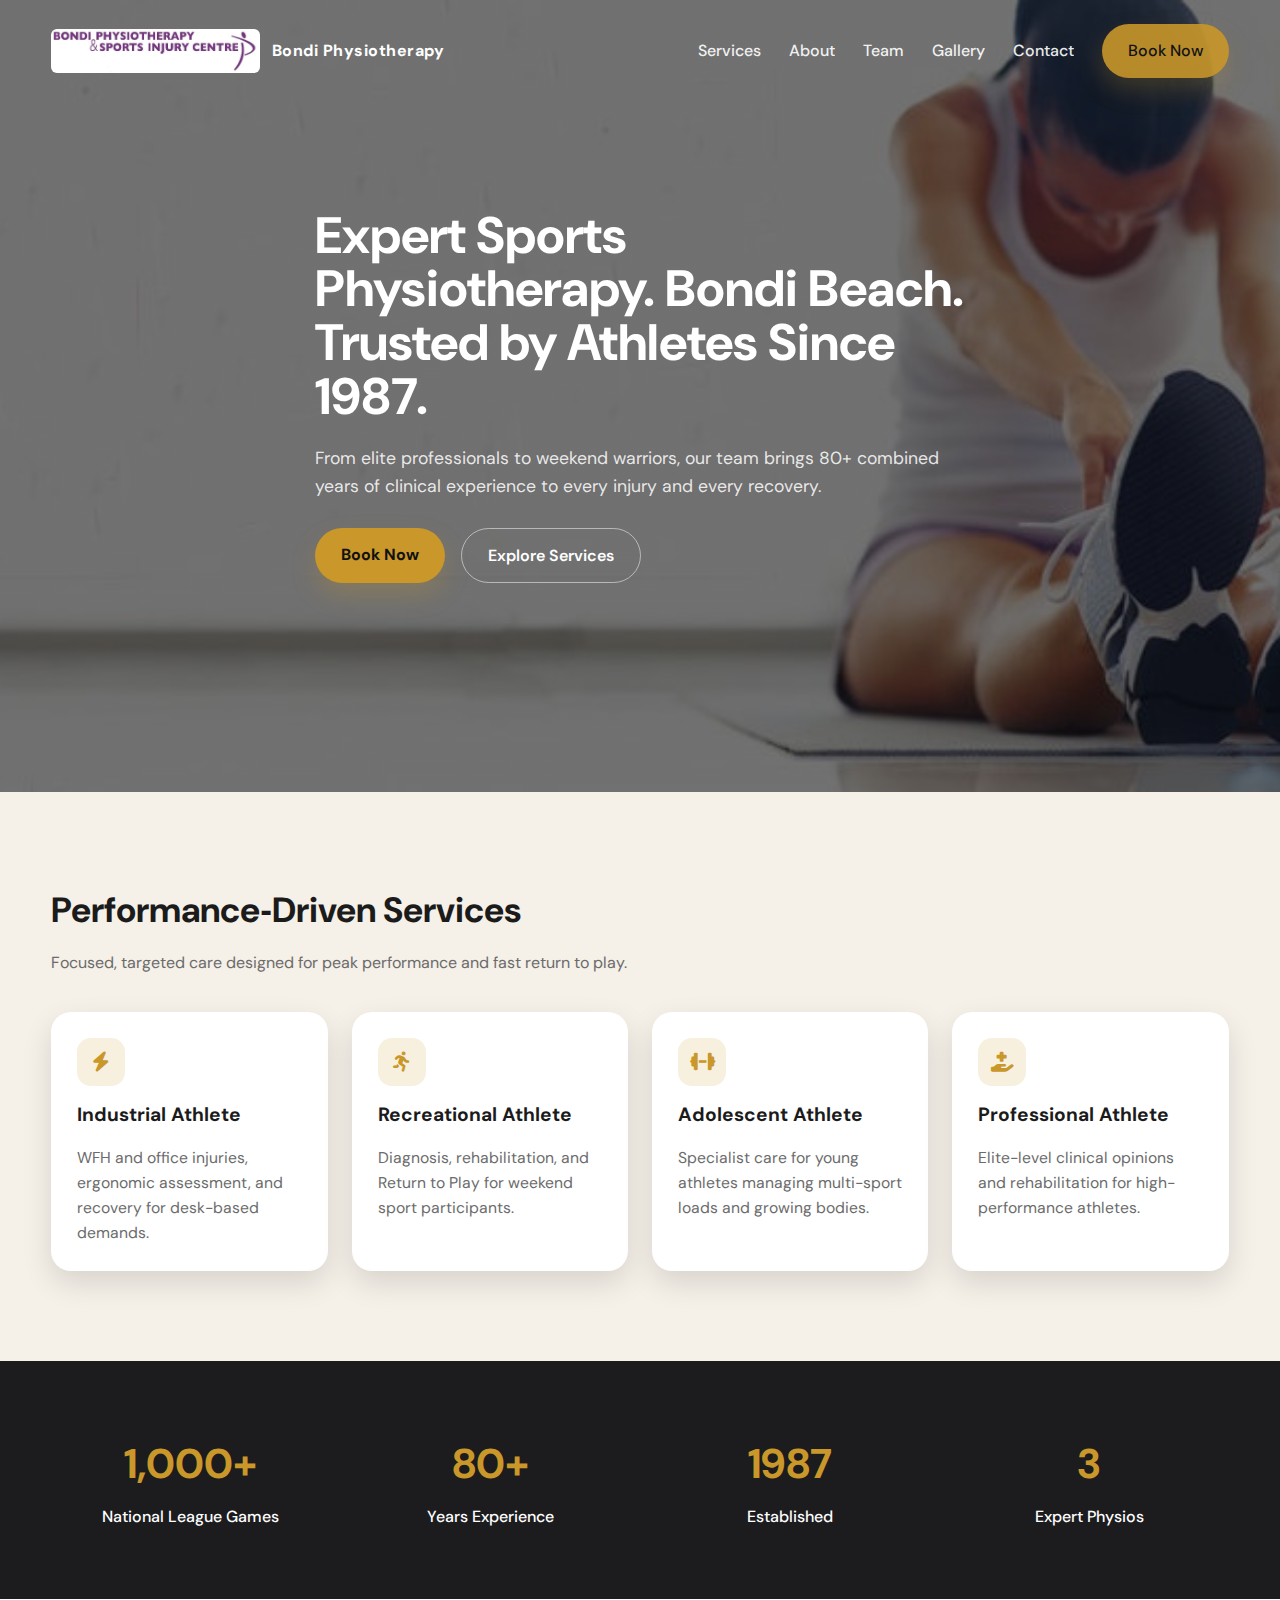
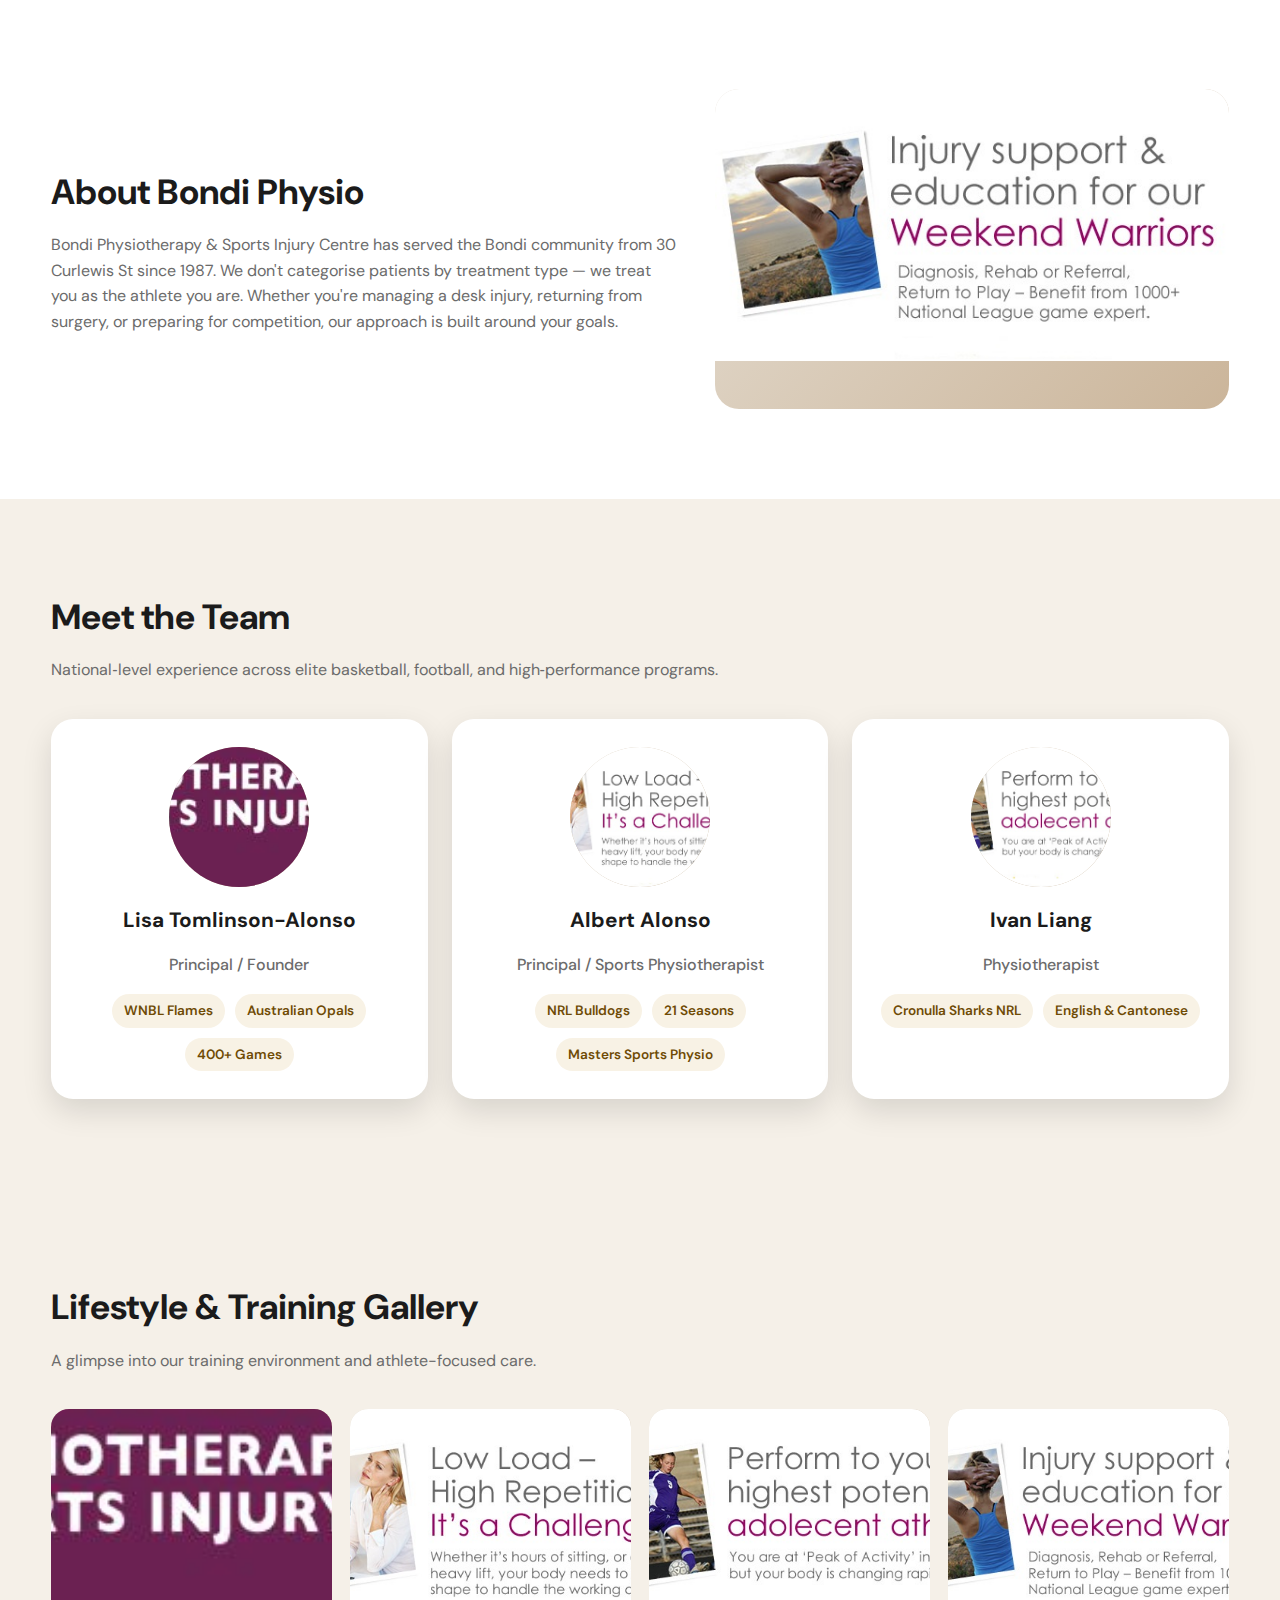
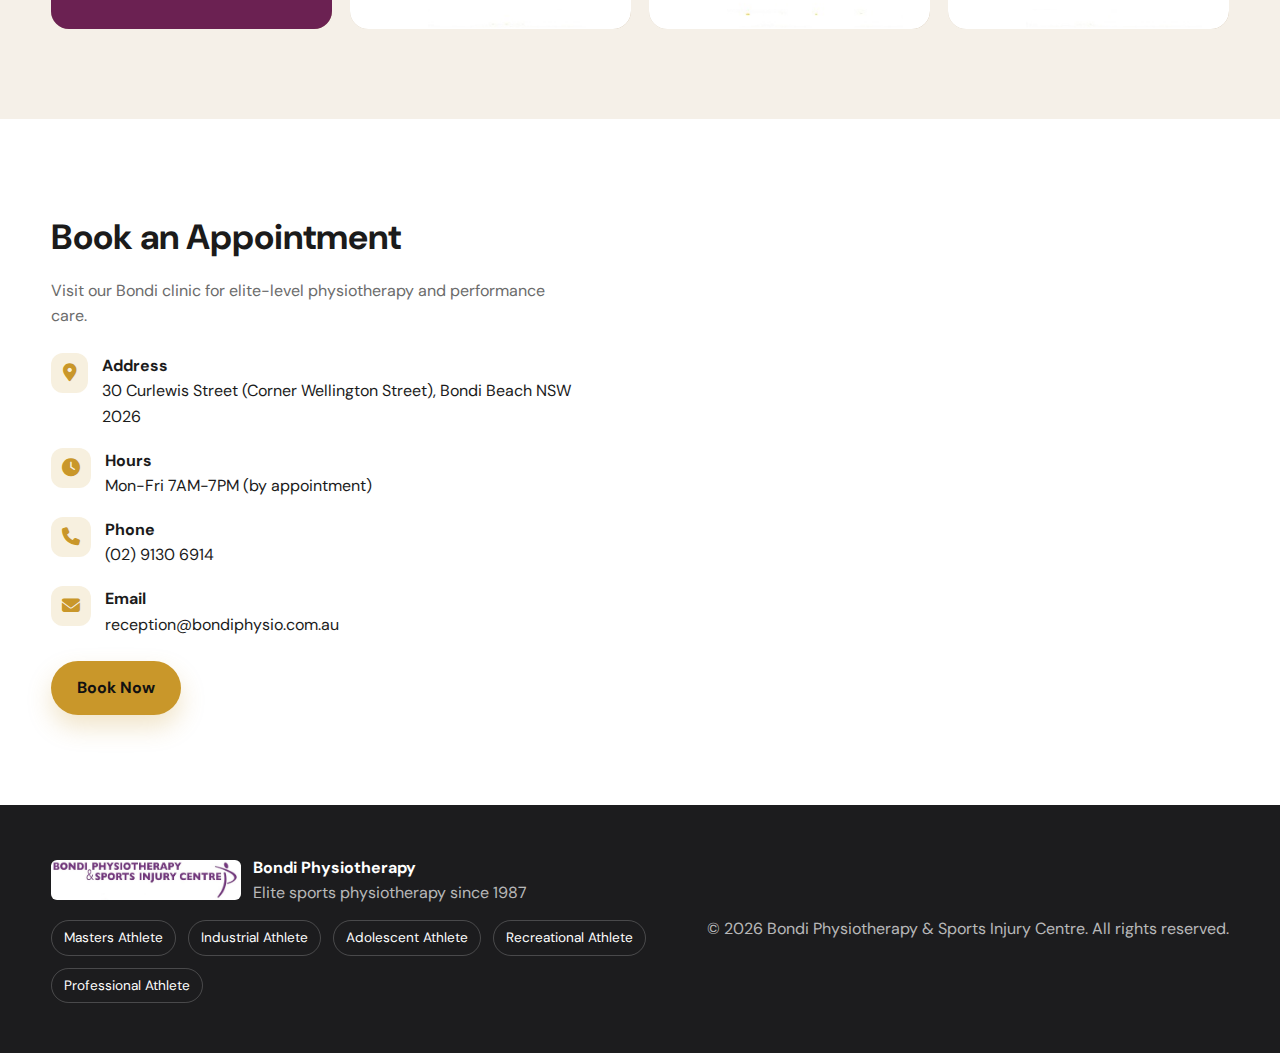
<file: preview/bondi-physio/index.html>
<!DOCTYPE html>
<html lang="en">
<head>
  <meta charset="UTF-8" />
  <meta name="viewport" content="width=device-width, initial-scale=1.0" />
  <title>Bondi Physio | Elite Sports Physiotherapy</title>
  <link rel="preconnect" href="https://fonts.googleapis.com">
  <link rel="preconnect" href="https://fonts.gstatic.com" crossorigin>
  <link href="https://fonts.googleapis.com/css2?family=DM+Sans:wght@400;500;700&display=swap" rel="stylesheet">
  <link rel="stylesheet" href="https://cdnjs.cloudflare.com/ajax/libs/font-awesome/6.5.0/css/all.min.css" crossorigin="anonymous" referrerpolicy="no-referrer" />
  <style>
    :root {
      --gold: #C9972A;
      --charcoal: #1C1C1E;
      --offwhite: #F5F0E8;
      --white: #FFFFFF;
      --text: #1B1B1B;
      --muted: #6B6B6B;
      --shadow: 0 12px 30px rgba(0,0,0,0.12);
    }
    * { box-sizing: border-box; margin: 0; padding: 0; }
    html { scroll-behavior: smooth; }
    body {
      font-family: 'DM Sans', sans-serif;
      color: var(--text);
      background: var(--offwhite);
      line-height: 1.6;
    }
    img { max-width: 100%; display: block; }
    a { text-decoration: none; color: inherit; }
    .container { width: min(1200px, 92%); margin: 0 auto; }
    section { padding: 90px 0; }

    /* NAV */
    .nav {
      position: absolute;
      width: 100%;
      z-index: 20;
      top: 0;
      left: 0;
      padding: 24px 0;
      color: var(--white);
    }
    .nav-inner {
      display: flex; align-items: center; justify-content: space-between;
    }
    .logo {
      display: flex; align-items: center; gap: 12px; font-weight: 700; letter-spacing: 0.5px;
    }
    .logo img { height: 44px; width: auto; border-radius: 6px; }
    .nav-links { display: flex; gap: 28px; align-items: center; }
    .nav-links a { font-weight: 500; opacity: 0.9; }
    .nav-links a:hover { opacity: 1; }
    .btn {
      background: var(--gold); color: #111; padding: 14px 26px; border-radius: 999px; font-weight: 700; display: inline-block; transition: transform .2s ease, box-shadow .2s ease;
      box-shadow: 0 12px 24px rgba(201,151,42,0.25);
    }
    .btn:hover { transform: translateY(-2px); box-shadow: 0 16px 28px rgba(201,151,42,0.35); }

    .hamburger { display: none; width: 36px; height: 36px; align-items: center; justify-content: center; border: 1px solid rgba(255,255,255,0.3); border-radius: 10px; }
    .mobile-menu { display: none; }

    /* HERO */
    .hero {
      min-height: 88vh;
      background: linear-gradient(rgba(0,0,0,0.55), rgba(0,0,0,0.55)), url('assets/hero-banner.jpg') center/cover no-repeat, linear-gradient(120deg, #222, #111);
      color: var(--white);
      display: flex; align-items: center;
    }
    .hero-content { max-width: 650px; }
    .hero h1 { font-size: clamp(2.6rem, 4vw, 4rem); line-height: 1.05; font-weight: 700; margin-bottom: 20px; }
    .hero p { font-size: 1.1rem; margin-bottom: 28px; color: rgba(255,255,255,0.85); }
    .hero-actions { display: flex; gap: 16px; flex-wrap: wrap; }
    .hero .ghost {
      border: 1px solid rgba(255,255,255,0.5); color: var(--white); padding: 14px 26px; border-radius: 999px; font-weight: 600; transition: all .2s ease;
    }
    .hero .ghost:hover { background: rgba(255,255,255,0.12); }

    /* SERVICES */
    .section-title { font-size: 2.2rem; font-weight: 700; margin-bottom: 12px; }
    .section-sub { color: var(--muted); max-width: 680px; }
    .cards { display: grid; grid-template-columns: repeat(4, 1fr); gap: 24px; margin-top: 36px; }
    .card {
      background: var(--white); padding: 26px; border-radius: 20px; box-shadow: var(--shadow); transition: transform .2s ease, box-shadow .2s ease;
      min-height: 190px; display: flex; flex-direction: column; gap: 14px;
    }
    .card:hover { transform: translateY(-4px); box-shadow: 0 18px 40px rgba(0,0,0,0.15); }
    .card .icon { width: 48px; height: 48px; border-radius: 14px; background: rgba(201,151,42,0.15); display: grid; place-items: center; color: var(--gold); font-size: 20px; }
    .card h3 { font-size: 1.2rem; font-weight: 700; }
    .card p { color: var(--muted); font-size: 0.98rem; }

    /* STATS */
    .stats {
      background: var(--charcoal);
      color: var(--white);
      padding: 70px 0;
    }
    .stats-grid { display: grid; grid-template-columns: repeat(4, 1fr); gap: 20px; text-align: center; }
    .stat-num { font-size: 2.6rem; font-weight: 700; color: var(--gold); }
    .stat-label { margin-top: 6px; font-weight: 500; }

    /* ABOUT */
    .about { background: var(--white); }
    .about-inner { display: grid; grid-template-columns: 1.1fr 0.9fr; gap: 36px; align-items: center; }
    .about-img { border-radius: 24px; overflow: hidden; min-height: 320px; background: linear-gradient(135deg, #e6dfd4, #cbb59a); }

    /* TEAM */
    .team-grid { display: grid; grid-template-columns: repeat(3, 1fr); gap: 24px; margin-top: 36px; }
    .team-card {
      background: var(--white); padding: 28px; border-radius: 22px; box-shadow: var(--shadow); display: flex; flex-direction: column; gap: 16px; align-items: center; text-align: center;
    }
    .team-photo { width: 140px; height: 140px; border-radius: 50%; overflow: hidden; background: linear-gradient(135deg, #d9cbb8, #b59d7a); }
    .team-name { font-size: 1.3rem; font-weight: 700; }
    .team-title { color: var(--muted); font-weight: 500; }
    .badges { display: flex; gap: 10px; flex-wrap: wrap; justify-content: center; }
    .badge { background: rgba(201,151,42,0.12); color: #6f4b05; padding: 6px 12px; border-radius: 999px; font-size: 0.85rem; font-weight: 600; }

    /* GALLERY */
    .gallery { background: var(--offwhite); }
    .gallery-grid { display: grid; grid-template-columns: repeat(4, 1fr); gap: 18px; margin-top: 36px; }
    .gallery-item { border-radius: 18px; overflow: hidden; min-height: 220px; background: linear-gradient(135deg, #e0d6c5, #bda582); }

    /* CONTACT */
    .contact { background: var(--white); }
    .contact-inner { display: grid; grid-template-columns: 1fr 1.2fr; gap: 32px; align-items: center; }
    .contact-list { display: grid; gap: 18px; margin: 24px 0; }
    .contact-item { display: flex; gap: 14px; align-items: flex-start; }
    .contact-item .icon {
      width: 40px; height: 40px; border-radius: 12px; background: rgba(201,151,42,0.15); color: var(--gold); display: grid; place-items: center; font-size: 18px;
    }
    .map { width: 100%; height: 320px; border: 0; border-radius: 20px; }

    /* FOOTER */
    footer { background: var(--charcoal); color: var(--white); padding: 50px 0; }
    .footer-inner { display: grid; grid-template-columns: 1.2fr 1fr; gap: 20px; align-items: center; }
    .footer-logo { display: flex; align-items: center; gap: 12px; }
    .footer-logo img { height: 40px; border-radius: 6px; }
    .categories { display: flex; gap: 12px; flex-wrap: wrap; margin-top: 14px; }
    .cat { border: 1px solid rgba(255,255,255,0.2); padding: 6px 12px; border-radius: 999px; font-size: 0.85rem; }

    /* Responsive */
    @media (max-width: 980px) {
      .cards { grid-template-columns: repeat(2, 1fr); }
      .stats-grid { grid-template-columns: repeat(2, 1fr); }
      .team-grid { grid-template-columns: repeat(2, 1fr); }
      .gallery-grid { grid-template-columns: repeat(2, 1fr); }
      .about-inner, .contact-inner { grid-template-columns: 1fr; }
      .hero { min-height: 78vh; }
    }
    @media (max-width: 720px) {
      .nav-links { display: none; }
      .hamburger { display: flex; }
      .mobile-menu {
        display: none; position: absolute; top: 80px; right: 4%; left: 4%; background: rgba(28,28,30,0.95); padding: 18px; border-radius: 16px; z-index: 30;
      }
      .mobile-menu a { display: block; padding: 10px 0; color: var(--white); font-weight: 600; }
      .cards, .team-grid { grid-template-columns: 1fr; }
      .gallery-grid { grid-template-columns: 1fr; }
      .stats-grid { grid-template-columns: 1fr; gap: 24px; }
      .hero-actions { flex-direction: column; align-items: flex-start; }
    }
  </style>
</head>
<body>
  <header class="hero" id="home">
    <nav class="nav">
      <div class="container nav-inner">
        <div class="logo">
          <img src="assets/logo.jpg" alt="Bondi Physio logo" />
          <span>Bondi Physiotherapy</span>
        </div>
        <div class="nav-links">
          <a href="#services">Services</a>
          <a href="#about">About</a>
          <a href="#team">Team</a>
          <a href="#gallery">Gallery</a>
          <a href="#contact">Contact</a>
          <a href="#contact" class="btn">Book Now</a>
        </div>
        <div class="hamburger" id="hamburger" aria-label="Open menu">
          <i class="fa-solid fa-bars"></i>
        </div>
      </div>
      <div class="mobile-menu" id="mobileMenu">
        <a href="#services">Services</a>
        <a href="#about">About</a>
        <a href="#team">Team</a>
        <a href="#gallery">Gallery</a>
        <a href="#contact">Contact</a>
        <a href="#contact" class="btn" style="display:inline-block; margin-top:10px;">Book Now</a>
      </div>
    </nav>

    <div class="container hero-content">
      <h1>Expert Sports Physiotherapy. Bondi Beach. Trusted by Athletes Since 1987.</h1>
      <p>From elite professionals to weekend warriors, our team brings 80+ combined years of clinical experience to every injury and every recovery.</p>
      <div class="hero-actions">
        <a href="#contact" class="btn">Book Now</a>
        <a href="#services" class="ghost">Explore Services</a>
      </div>
    </div>
  </header>

  <section id="services">
    <div class="container">
      <h2 class="section-title">Performance‑Driven Services</h2>
      <p class="section-sub">Focused, targeted care designed for peak performance and fast return to play.</p>
      <div class="cards">
        <div class="card">
          <div class="icon"><i class="fa-solid fa-bolt"></i></div>
          <h3>Industrial Athlete</h3>
          <p>WFH and office injuries, ergonomic assessment, and recovery for desk-based demands.</p>
        </div>
        <div class="card">
          <div class="icon"><i class="fa-solid fa-person-running"></i></div>
          <h3>Recreational Athlete</h3>
          <p>Diagnosis, rehabilitation, and Return to Play for weekend sport participants.</p>
        </div>
        <div class="card">
          <div class="icon"><i class="fa-solid fa-dumbbell"></i></div>
          <h3>Adolescent Athlete</h3>
          <p>Specialist care for young athletes managing multi-sport loads and growing bodies.</p>
        </div>
        <div class="card">
          <div class="icon"><i class="fa-solid fa-hand-holding-medical"></i></div>
          <h3>Professional Athlete</h3>
          <p>Elite-level clinical opinions and rehabilitation for high-performance athletes.</p>
        </div>
      </div>
    </div>
  </section>

  <section class="stats">
    <div class="container stats-grid">
      <div>
        <div class="stat-num">1,000+</div>
        <div class="stat-label">National League Games</div>
      </div>
      <div>
        <div class="stat-num">80+</div>
        <div class="stat-label">Years Experience</div>
      </div>
      <div>
        <div class="stat-num">1987</div>
        <div class="stat-label">Established</div>
      </div>
      <div>
        <div class="stat-num">3</div>
        <div class="stat-label">Expert Physios</div>
      </div>
    </div>
  </section>

  <section id="about" class="about">
    <div class="container about-inner">
      <div>
        <h2 class="section-title">About Bondi Physio</h2>
        <p class="section-sub">Bondi Physiotherapy & Sports Injury Centre has served the Bondi community from 30 Curlewis St since 1987. We don't categorise patients by treatment type — we treat you as the athlete you are. Whether you're managing a desk injury, returning from surgery, or preparing for competition, our approach is built around your goals.</p>
      </div>
      <div class="about-img">
        <img src="assets/gallery-4.jpg" alt="Bondi Physio treatment" style="width:100%; height:100%; object-fit:cover;">
      </div>
    </div>
  </section>

  <section id="team">
    <div class="container">
      <h2 class="section-title">Meet the Team</h2>
      <p class="section-sub">National‑level experience across elite basketball, football, and high‑performance programs.</p>
      <div class="team-grid">
        <div class="team-card">
          <div class="team-photo"><img src="assets/gallery-1.jpg" alt="Lisa Tomlinson-Alonso" style="width:100%; height:100%; object-fit:cover;"></div>
          <div class="team-name">Lisa Tomlinson-Alonso</div>
          <div class="team-title">Principal / Founder</div>
          <div class="badges">
            <span class="badge">WNBL Flames</span>
            <span class="badge">Australian Opals</span>
            <span class="badge">400+ Games</span>
          </div>
        </div>
        <div class="team-card">
          <div class="team-photo"><img src="assets/gallery-2.jpg" alt="Albert Alonso" style="width:100%; height:100%; object-fit:cover;"></div>
          <div class="team-name">Albert Alonso</div>
          <div class="team-title">Principal / Sports Physiotherapist</div>
          <div class="badges">
            <span class="badge">NRL Bulldogs</span>
            <span class="badge">21 Seasons</span>
            <span class="badge">Masters Sports Physio</span>
          </div>
        </div>
        <div class="team-card">
          <div class="team-photo"><img src="assets/gallery-3.jpg" alt="Ivan Liang" style="width:100%; height:100%; object-fit:cover;"></div>
          <div class="team-name">Ivan Liang</div>
          <div class="team-title">Physiotherapist</div>
          <div class="badges">
            <span class="badge">Cronulla Sharks NRL</span>
            <span class="badge">English & Cantonese</span>
          </div>
        </div>
      </div>
    </div>
  </section>

  <section id="gallery" class="gallery">
    <div class="container">
      <h2 class="section-title">Lifestyle & Training Gallery</h2>
      <p class="section-sub">A glimpse into our training environment and athlete-focused care.</p>
      <div class="gallery-grid">
        <div class="gallery-item"><img src="assets/gallery-1.jpg" alt="Training 1" style="width:100%; height:100%; object-fit:cover;"></div>
        <div class="gallery-item"><img src="assets/gallery-2.jpg" alt="Training 2" style="width:100%; height:100%; object-fit:cover;"></div>
        <div class="gallery-item"><img src="assets/gallery-3.jpg" alt="Training 3" style="width:100%; height:100%; object-fit:cover;"></div>
        <div class="gallery-item"><img src="assets/gallery-4.jpg" alt="Training 4" style="width:100%; height:100%; object-fit:cover;"></div>
      </div>
    </div>
  </section>

  <section id="contact" class="contact">
    <div class="container contact-inner">
      <div>
        <h2 class="section-title">Book an Appointment</h2>
        <p class="section-sub">Visit our Bondi clinic for elite-level physiotherapy and performance care.</p>
        <div class="contact-list">
          <div class="contact-item">
            <div class="icon"><i class="fa-solid fa-location-dot"></i></div>
            <div>
              <strong>Address</strong><br>
              30 Curlewis Street (Corner Wellington Street), Bondi Beach NSW 2026
            </div>
          </div>
          <div class="contact-item">
            <div class="icon"><i class="fa-solid fa-clock"></i></div>
            <div>
              <strong>Hours</strong><br>
              Mon-Fri 7AM-7PM (by appointment)
            </div>
          </div>
          <div class="contact-item">
            <div class="icon"><i class="fa-solid fa-phone"></i></div>
            <div>
              <strong>Phone</strong><br>
              <a href="tel:0291306914">(02) 9130 6914</a>
            </div>
          </div>
          <div class="contact-item">
            <div class="icon"><i class="fa-solid fa-envelope"></i></div>
            <div>
              <strong>Email</strong><br>
              <a href="mailto:reception@bondiphysio.com.au">reception@bondiphysio.com.au</a>
            </div>
          </div>
        </div>
        <a href="#" class="btn">Book Now</a>
      </div>
      <div>
        <iframe class="map" loading="lazy" referrerpolicy="no-referrer-when-downgrade" src="https://www.google.com/maps/embed?pb=!1m18!1m12!1m3!1d3313.567024328534!2d151.27269069999999!3d-33.891628599999996!2m3!1f0!2f0!3f0!3m2!1i1024!2i768!4f13.1!3m3!1m2!1s0x6b12ad9b7dd32dcd%3A0xb7f6aee0fd2f5f36!2s30%20Curlewis%20St%2C%20Bondi%20Beach%20NSW%202026!5e0!3m2!1sen!2sau!4v1719891540001"></iframe>
      </div>
    </div>
  </section>

  <footer>
    <div class="container footer-inner">
      <div>
        <div class="footer-logo">
          <img src="assets/logo.jpg" alt="Bondi Physio logo">
          <div>
            <div style="font-weight:700;">Bondi Physiotherapy</div>
            <div style="color: rgba(255,255,255,0.7);">Elite sports physiotherapy since 1987</div>
          </div>
        </div>
        <div class="categories">
          <span class="cat">Masters Athlete</span>
          <span class="cat">Industrial Athlete</span>
          <span class="cat">Adolescent Athlete</span>
          <span class="cat">Recreational Athlete</span>
          <span class="cat">Professional Athlete</span>
        </div>
      </div>
      <div style="text-align:right; color: rgba(255,255,255,0.7);">
        © 2026 Bondi Physiotherapy & Sports Injury Centre. All rights reserved.
      </div>
    </div>
  </footer>

  <script>
    const hamburger = document.getElementById('hamburger');
    const mobileMenu = document.getElementById('mobileMenu');
    hamburger?.addEventListener('click', () => {
      mobileMenu.style.display = mobileMenu.style.display === 'block' ? 'none' : 'block';
    });
    mobileMenu?.querySelectorAll('a').forEach(a => a.addEventListener('click', () => mobileMenu.style.display = 'none'));
  </script>
</body>
</html>
</file>
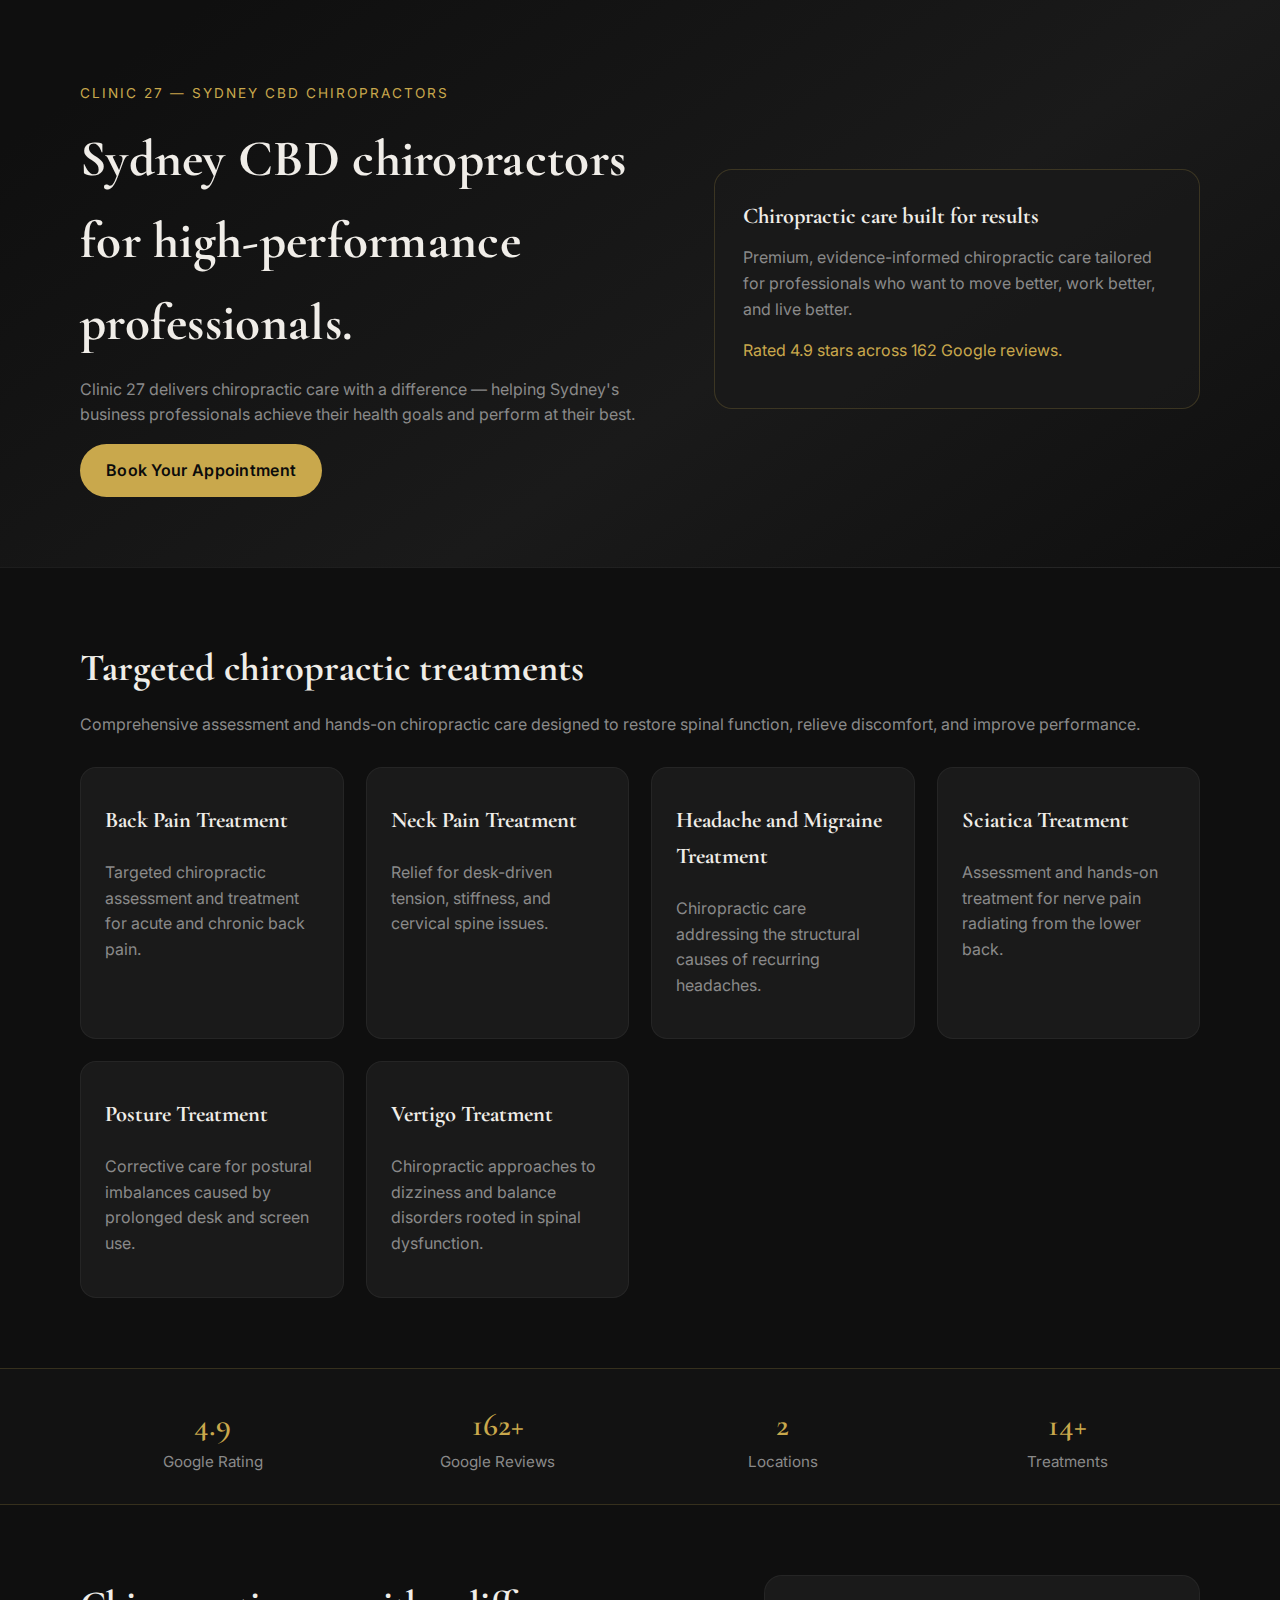
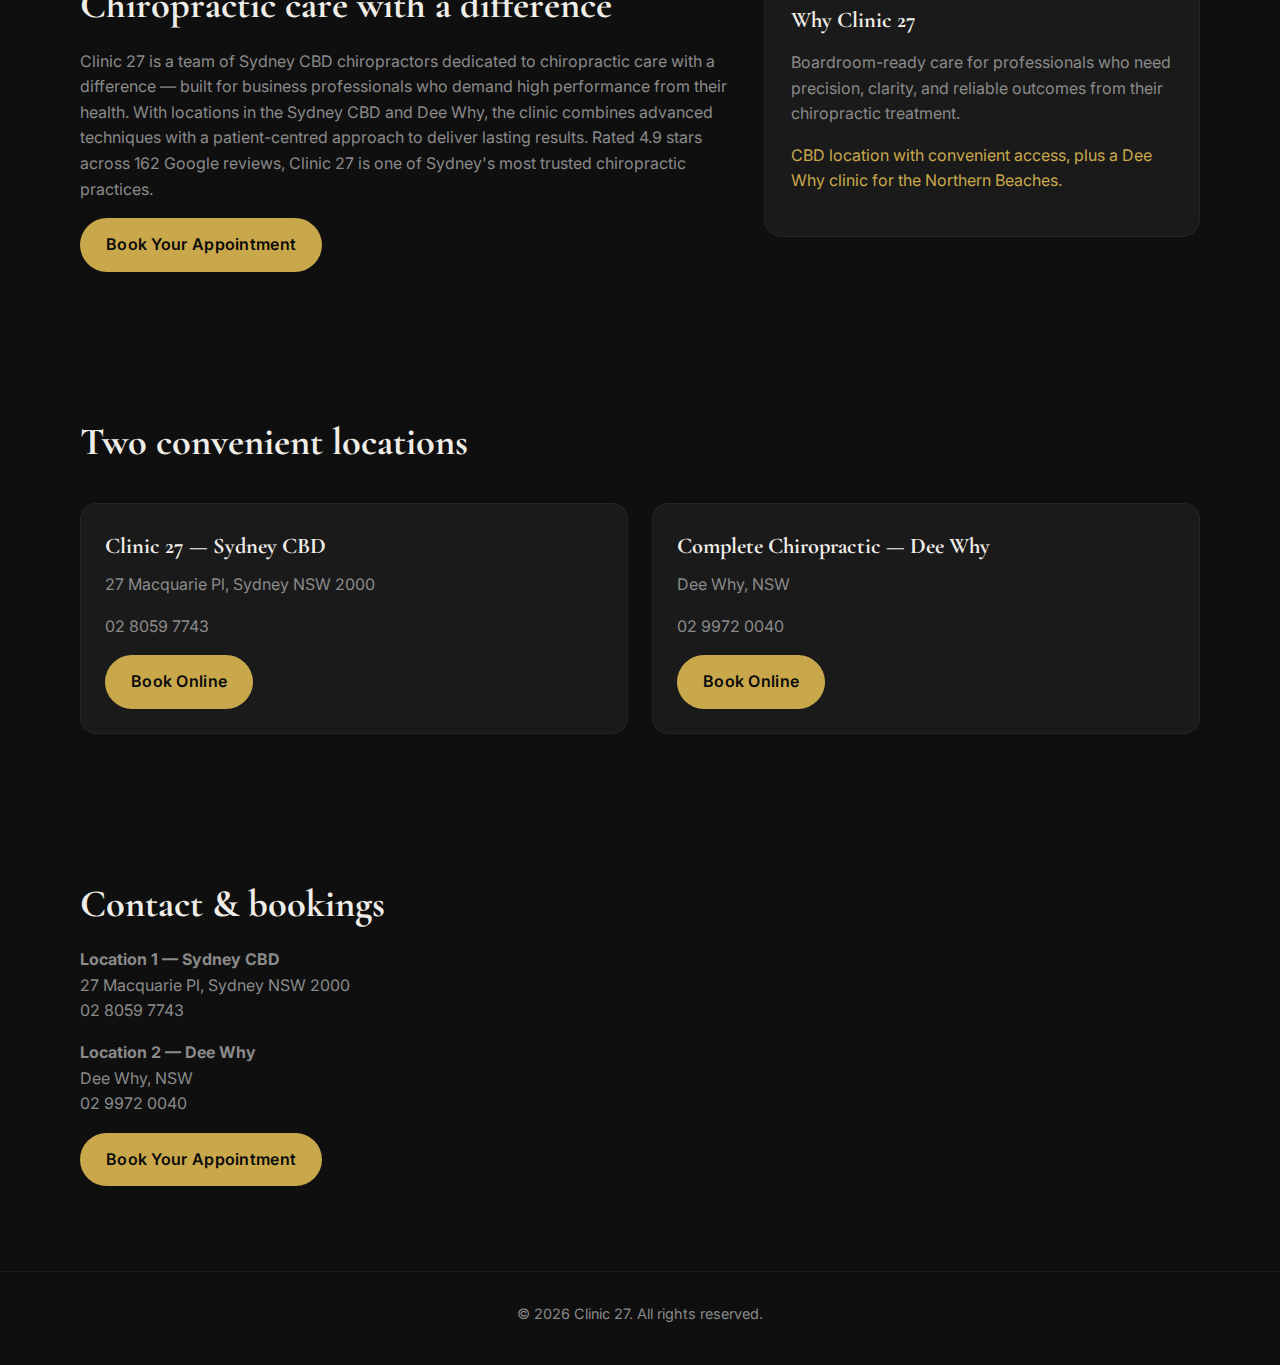
<file: preview/clinic-27/index.html>
<!DOCTYPE html>
<html lang="en">
<head>
  <meta charset="UTF-8" />
  <meta name="viewport" content="width=device-width, initial-scale=1.0" />
  <title>Clinic 27 — Sydney CBD Chiropractors</title>
  <link rel="preconnect" href="https://fonts.googleapis.com" />
  <link rel="preconnect" href="https://fonts.gstatic.com" crossorigin />
  <link href="https://fonts.googleapis.com/css2?family=Cormorant+Garamond:wght@400;500;600;700&family=Inter:wght@300;400;500;600;700&display=swap" rel="stylesheet" />
  <link rel="stylesheet" href="https://cdnjs.cloudflare.com/ajax/libs/font-awesome/6.5.0/css/all.min.css" integrity="sha512-AvlE9y8W2f7Yj7FQ+1j8sVv1zE1yq3yqQ9aVJd5Qp1r5gQ0s8G9cE0eF0nD4xwKq7H0X1y4iJm1u1p0M9tV5uQ==" crossorigin="anonymous" referrerpolicy="no-referrer" />
  <style>
    :root {
      --bg: #0F0F0F;
      --card: #1A1A1A;
      --gold: #C9A84C;
      --teal: #2ABFBF;
      --text: #F0EDE8;
      --muted: #8A8A8A;
    }
    * { box-sizing: border-box; }
    body {
      margin: 0;
      font-family: 'Inter', sans-serif;
      color: var(--text);
      background: var(--bg);
      line-height: 1.6;
    }
    h1, h2, h3 { font-family: 'Cormorant Garamond', serif; margin: 0 0 12px; }
    h1 { font-size: clamp(2.6rem, 4vw, 4rem); letter-spacing: 0.3px; }
    h2 { font-size: clamp(2rem, 3vw, 3rem); }
    h3 { font-size: 1.4rem; }
    p { margin: 0 0 16px; color: var(--muted); }
    a { color: inherit; text-decoration: none; }

    .container {
      width: min(1120px, 92%);
      margin: 0 auto;
    }

    .btn {
      display: inline-block;
      padding: 14px 26px;
      border-radius: 999px;
      background: var(--gold);
      color: #0B0B0B;
      font-weight: 600;
      letter-spacing: 0.3px;
      transition: transform 0.2s ease, box-shadow 0.2s ease;
    }
    .btn:hover { transform: translateY(-2px); box-shadow: 0 8px 24px rgba(201,168,76,0.25); }

    header {
      background: linear-gradient(145deg, #0F0F0F 10%, #1A1A1A 60%, #0F0F0F 100%);
      padding: 80px 0 70px;
      border-bottom: 1px solid rgba(255,255,255,0.06);
    }
    .hero-grid {
      display: grid;
      grid-template-columns: 1.1fr 0.9fr;
      gap: 40px;
      align-items: center;
    }
    .hero-card {
      background: rgba(26,26,26,0.75);
      border: 1px solid rgba(201,168,76,0.2);
      padding: 28px;
      border-radius: 18px;
    }
    .hero-tag {
      display: inline-block;
      font-size: 0.85rem;
      text-transform: uppercase;
      letter-spacing: 2px;
      color: var(--gold);
      margin-bottom: 14px;
    }

    .section { padding: 70px 0; }

    .treatments-grid {
      display: grid;
      grid-template-columns: repeat(auto-fit, minmax(220px, 1fr));
      gap: 22px;
      margin-top: 30px;
    }
    .card {
      background: var(--card);
      border: 1px solid rgba(255,255,255,0.05);
      padding: 24px;
      border-radius: 16px;
      min-height: 220px;
      display: flex;
      flex-direction: column;
      gap: 10px;
    }
    .card i {
      font-size: 26px;
      color: var(--teal);
    }

    .stats-strip {
      background: #121212;
      border-top: 1px solid rgba(201,168,76,0.2);
      border-bottom: 1px solid rgba(201,168,76,0.2);
    }
    .stats-grid {
      display: grid;
      grid-template-columns: repeat(auto-fit, minmax(200px, 1fr));
      gap: 20px;
      text-align: center;
      padding: 30px 0;
    }
    .stat-number {
      font-size: 2rem;
      color: var(--gold);
      font-family: 'Cormorant Garamond', serif;
      font-weight: 600;
    }
    .stat-label { color: var(--muted); font-size: 0.95rem; }

    .about-grid {
      display: grid;
      grid-template-columns: 1.2fr 0.8fr;
      gap: 30px;
      align-items: start;
    }
    .about-card {
      background: var(--card);
      padding: 26px;
      border-radius: 18px;
      border: 1px solid rgba(255,255,255,0.05);
    }
    .accent { color: var(--gold); }

    .locations-grid {
      display: grid;
      grid-template-columns: repeat(auto-fit, minmax(260px, 1fr));
      gap: 24px;
      margin-top: 30px;
    }
    .location-card {
      background: var(--card);
      padding: 24px;
      border-radius: 16px;
      border: 1px solid rgba(255,255,255,0.05);
    }
    .location-card h3 { margin-bottom: 8px; }

    .contact-grid {
      display: grid;
      grid-template-columns: 1fr 1fr;
      gap: 26px;
      align-items: start;
    }
    .map-embed {
      width: 100%;
      min-height: 320px;
      border: 0;
      border-radius: 14px;
    }

    footer {
      padding: 30px 0 40px;
      border-top: 1px solid rgba(255,255,255,0.05);
      text-align: center;
      color: var(--muted);
      font-size: 0.9rem;
    }

    @media (max-width: 900px) {
      .hero-grid, .about-grid, .contact-grid { grid-template-columns: 1fr; }
      header { padding: 70px 0 60px; }
    }
  </style>
</head>
<body>
  <header>
    <div class="container hero-grid">
      <div>
        <span class="hero-tag">Clinic 27 — Sydney CBD Chiropractors</span>
        <h1>Sydney CBD chiropractors for high-performance professionals.</h1>
        <p>Clinic 27 delivers chiropractic care with a difference — helping Sydney's business professionals achieve their health goals and perform at their best.</p>
        <a class="btn" href="https://clinic27intake.bookings.pracsuite.com/guest" target="_blank" rel="noopener">Book Your Appointment</a>
      </div>
      <div class="hero-card">
        <h3>Chiropractic care built for results</h3>
        <p>Premium, evidence-informed chiropractic care tailored for professionals who want to move better, work better, and live better.</p>
        <p class="accent">Rated 4.9 stars across 162 Google reviews.</p>
      </div>
    </div>
  </header>

  <section class="section">
    <div class="container">
      <h2>Targeted chiropractic treatments</h2>
      <p>Comprehensive assessment and hands-on chiropractic care designed to restore spinal function, relieve discomfort, and improve performance.</p>
      <div class="treatments-grid">
        <div class="card">
          <i class="fa-solid fa-spine"></i>
          <h3>Back Pain Treatment</h3>
          <p>Targeted chiropractic assessment and treatment for acute and chronic back pain.</p>
        </div>
        <div class="card">
          <i class="fa-solid fa-head-side"></i>
          <h3>Neck Pain Treatment</h3>
          <p>Relief for desk-driven tension, stiffness, and cervical spine issues.</p>
        </div>
        <div class="card">
          <i class="fa-solid fa-head-side-virus"></i>
          <h3>Headache and Migraine Treatment</h3>
          <p>Chiropractic care addressing the structural causes of recurring headaches.</p>
        </div>
        <div class="card">
          <i class="fa-solid fa-person-walking"></i>
          <h3>Sciatica Treatment</h3>
          <p>Assessment and hands-on treatment for nerve pain radiating from the lower back.</p>
        </div>
        <div class="card">
          <i class="fa-solid fa-person-rays"></i>
          <h3>Posture Treatment</h3>
          <p>Corrective care for postural imbalances caused by prolonged desk and screen use.</p>
        </div>
        <div class="card">
          <i class="fa-solid fa-person-circle-check"></i>
          <h3>Vertigo Treatment</h3>
          <p>Chiropractic approaches to dizziness and balance disorders rooted in spinal dysfunction.</p>
        </div>
      </div>
    </div>
  </section>

  <section class="stats-strip">
    <div class="container stats-grid">
      <div>
        <div class="stat-number">4.9</div>
        <div class="stat-label">Google Rating</div>
      </div>
      <div>
        <div class="stat-number">162+</div>
        <div class="stat-label">Google Reviews</div>
      </div>
      <div>
        <div class="stat-number">2</div>
        <div class="stat-label">Locations</div>
      </div>
      <div>
        <div class="stat-number">14+</div>
        <div class="stat-label">Treatments</div>
      </div>
    </div>
  </section>

  <section class="section">
    <div class="container about-grid">
      <div>
        <h2>Chiropractic care with a difference</h2>
        <p>Clinic 27 is a team of Sydney CBD chiropractors dedicated to chiropractic care with a difference — built for business professionals who demand high performance from their health. With locations in the Sydney CBD and Dee Why, the clinic combines advanced techniques with a patient-centred approach to deliver lasting results. Rated 4.9 stars across 162 Google reviews, Clinic 27 is one of Sydney's most trusted chiropractic practices.</p>
        <a class="btn" href="https://clinic27intake.bookings.pracsuite.com/guest" target="_blank" rel="noopener">Book Your Appointment</a>
      </div>
      <div class="about-card">
        <h3>Why Clinic 27</h3>
        <p>Boardroom-ready care for professionals who need precision, clarity, and reliable outcomes from their chiropractic treatment.</p>
        <p class="accent">CBD location with convenient access, plus a Dee Why clinic for the Northern Beaches.</p>
      </div>
    </div>
  </section>

  <section class="section">
    <div class="container">
      <h2>Two convenient locations</h2>
      <div class="locations-grid">
        <div class="location-card">
          <h3>Clinic 27 — Sydney CBD</h3>
          <p>27 Macquarie Pl, Sydney NSW 2000</p>
          <p>02 8059 7743</p>
          <a class="btn" href="https://clinic27intake.bookings.pracsuite.com/guest" target="_blank" rel="noopener">Book Online</a>
        </div>
        <div class="location-card">
          <h3>Complete Chiropractic — Dee Why</h3>
          <p>Dee Why, NSW</p>
          <p>02 9972 0040</p>
          <a class="btn" href="https://clinic27intake.bookings.pracsuite.com/guest" target="_blank" rel="noopener">Book Online</a>
        </div>
      </div>
    </div>
  </section>

  <section class="section">
    <div class="container contact-grid">
      <div>
        <h2>Contact & bookings</h2>
        <p><strong>Location 1 — Sydney CBD</strong><br />27 Macquarie Pl, Sydney NSW 2000<br />02 8059 7743</p>
        <p><strong>Location 2 — Dee Why</strong><br />Dee Why, NSW<br />02 9972 0040</p>
        <a class="btn" href="https://clinic27intake.bookings.pracsuite.com/guest" target="_blank" rel="noopener">Book Your Appointment</a>
      </div>
      <div>
        <iframe class="map-embed" loading="lazy" allowfullscreen
          src="https://www.google.com/maps?q=27%20Macquarie%20Pl%2C%20Sydney%20NSW%202000&output=embed"></iframe>
      </div>
    </div>
  </section>

  <footer>
    <div class="container">
      © 2026 Clinic 27. All rights reserved.
    </div>
  </footer>
</body>
</html>
</file>
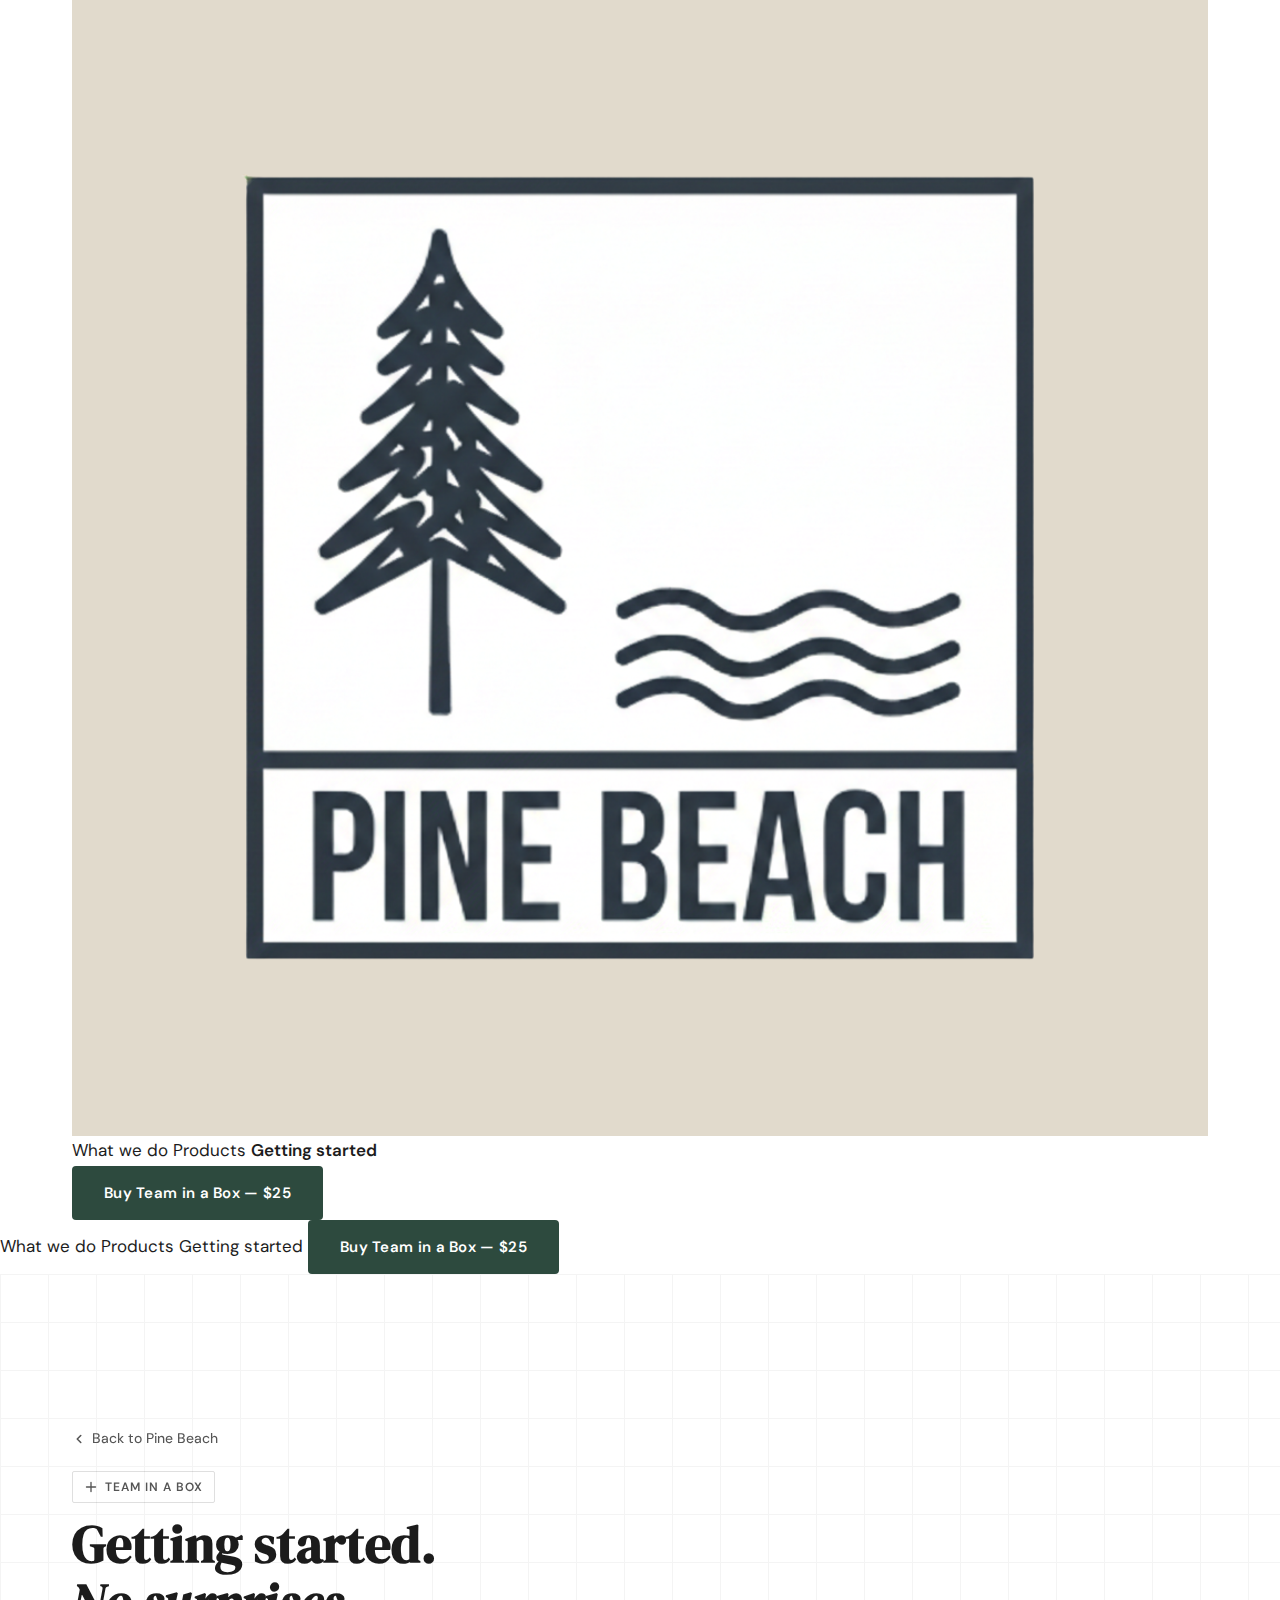
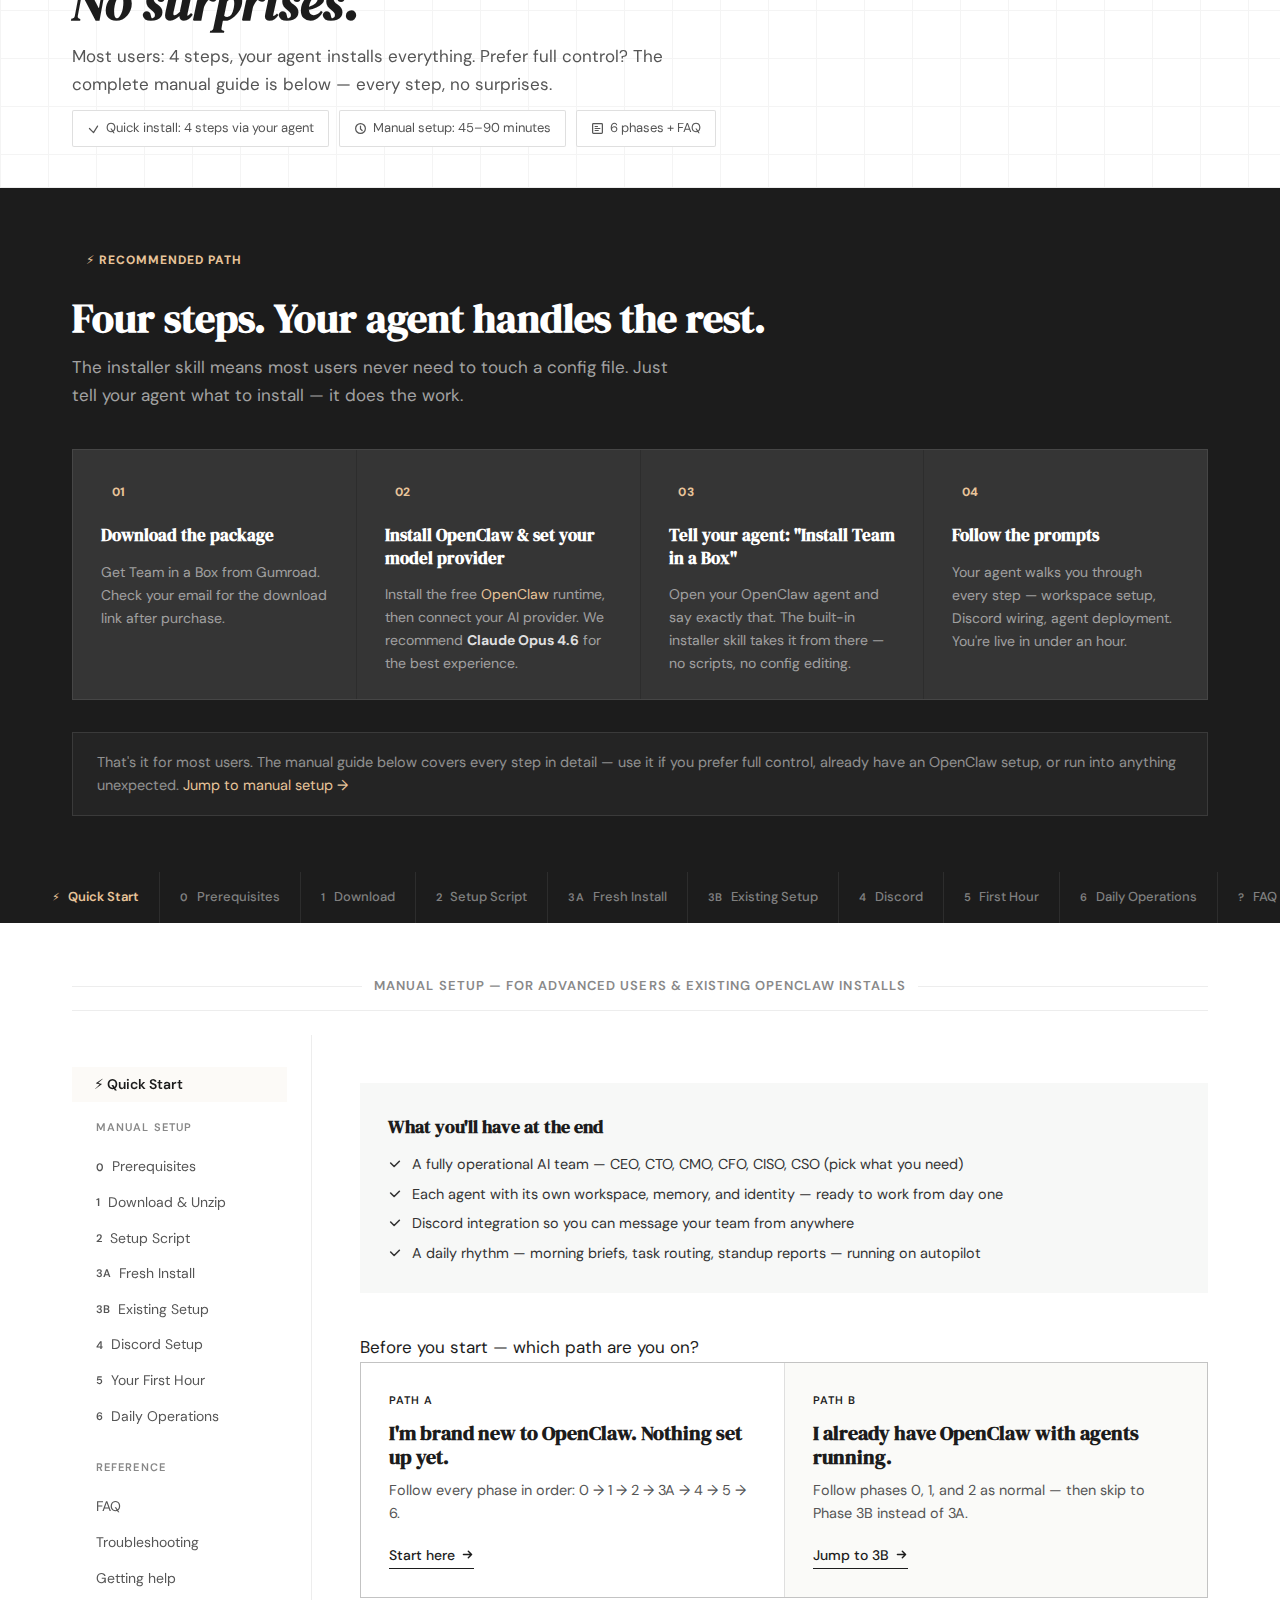
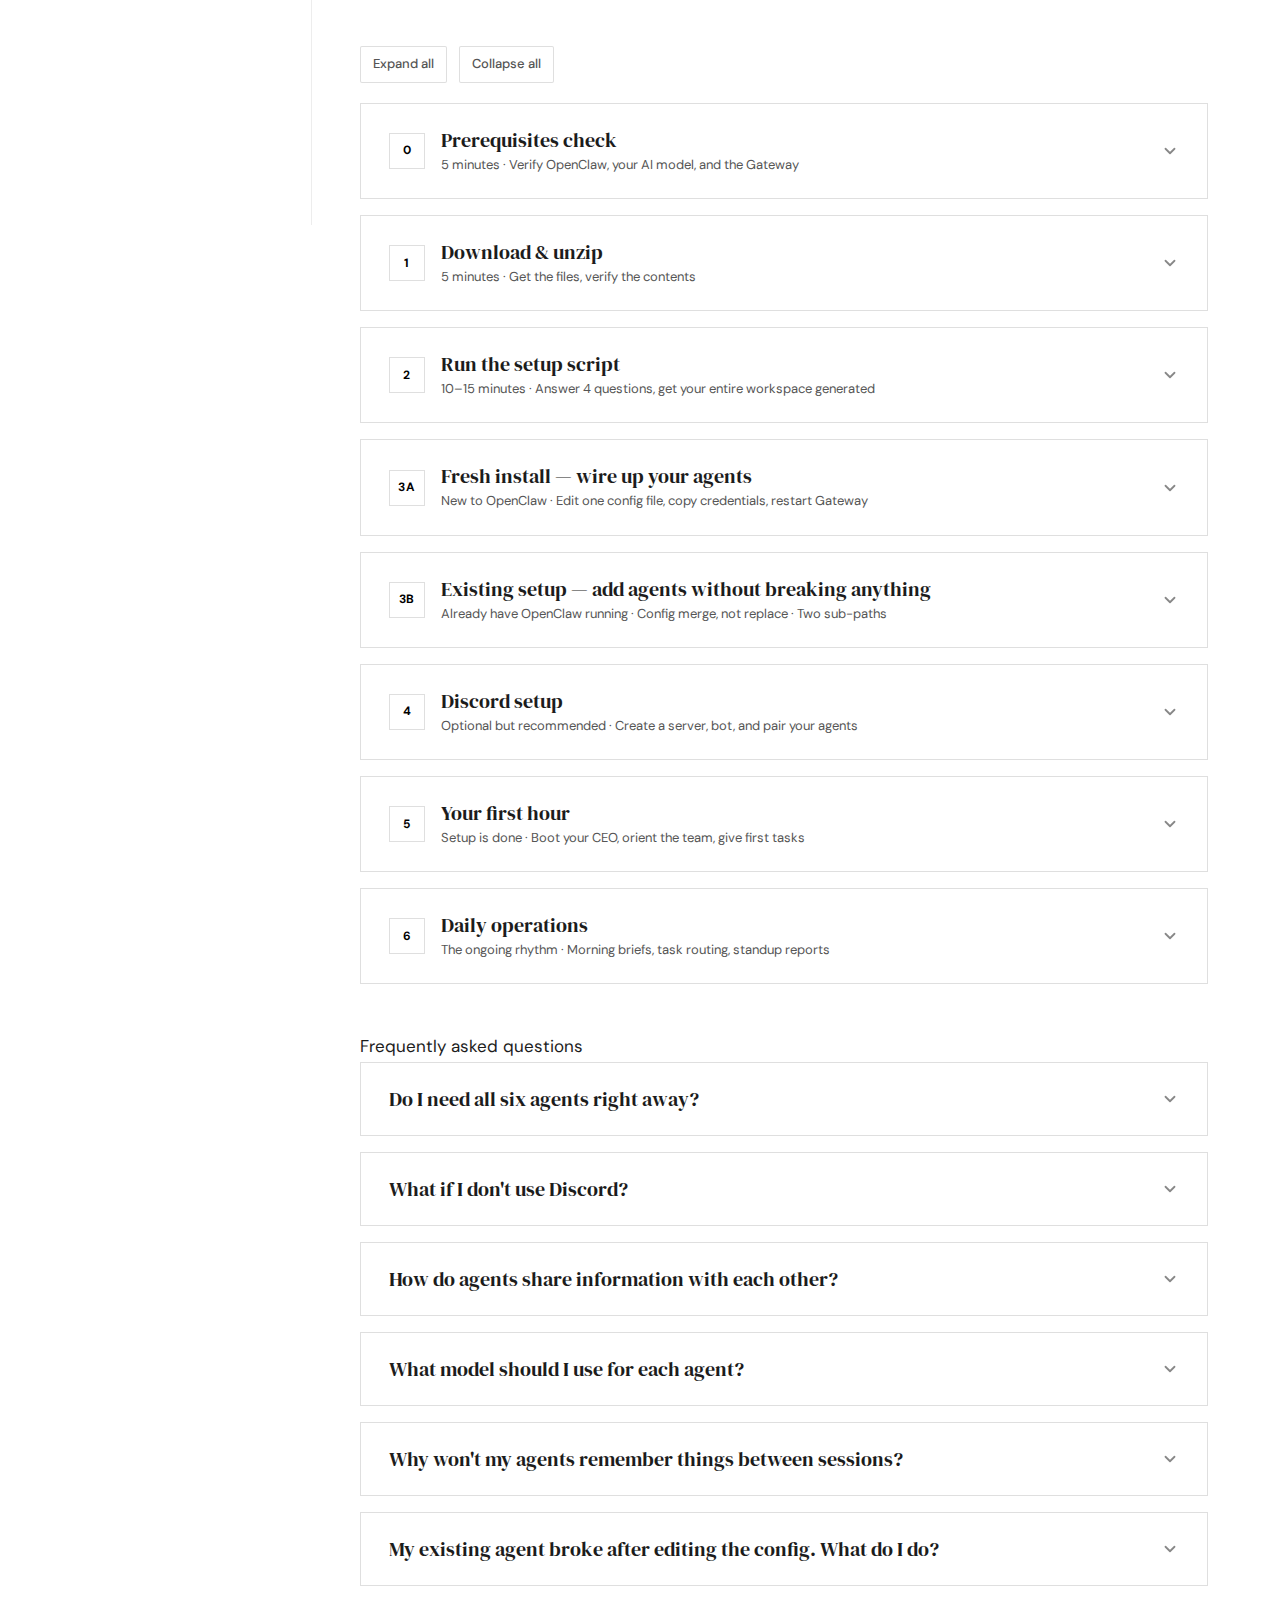
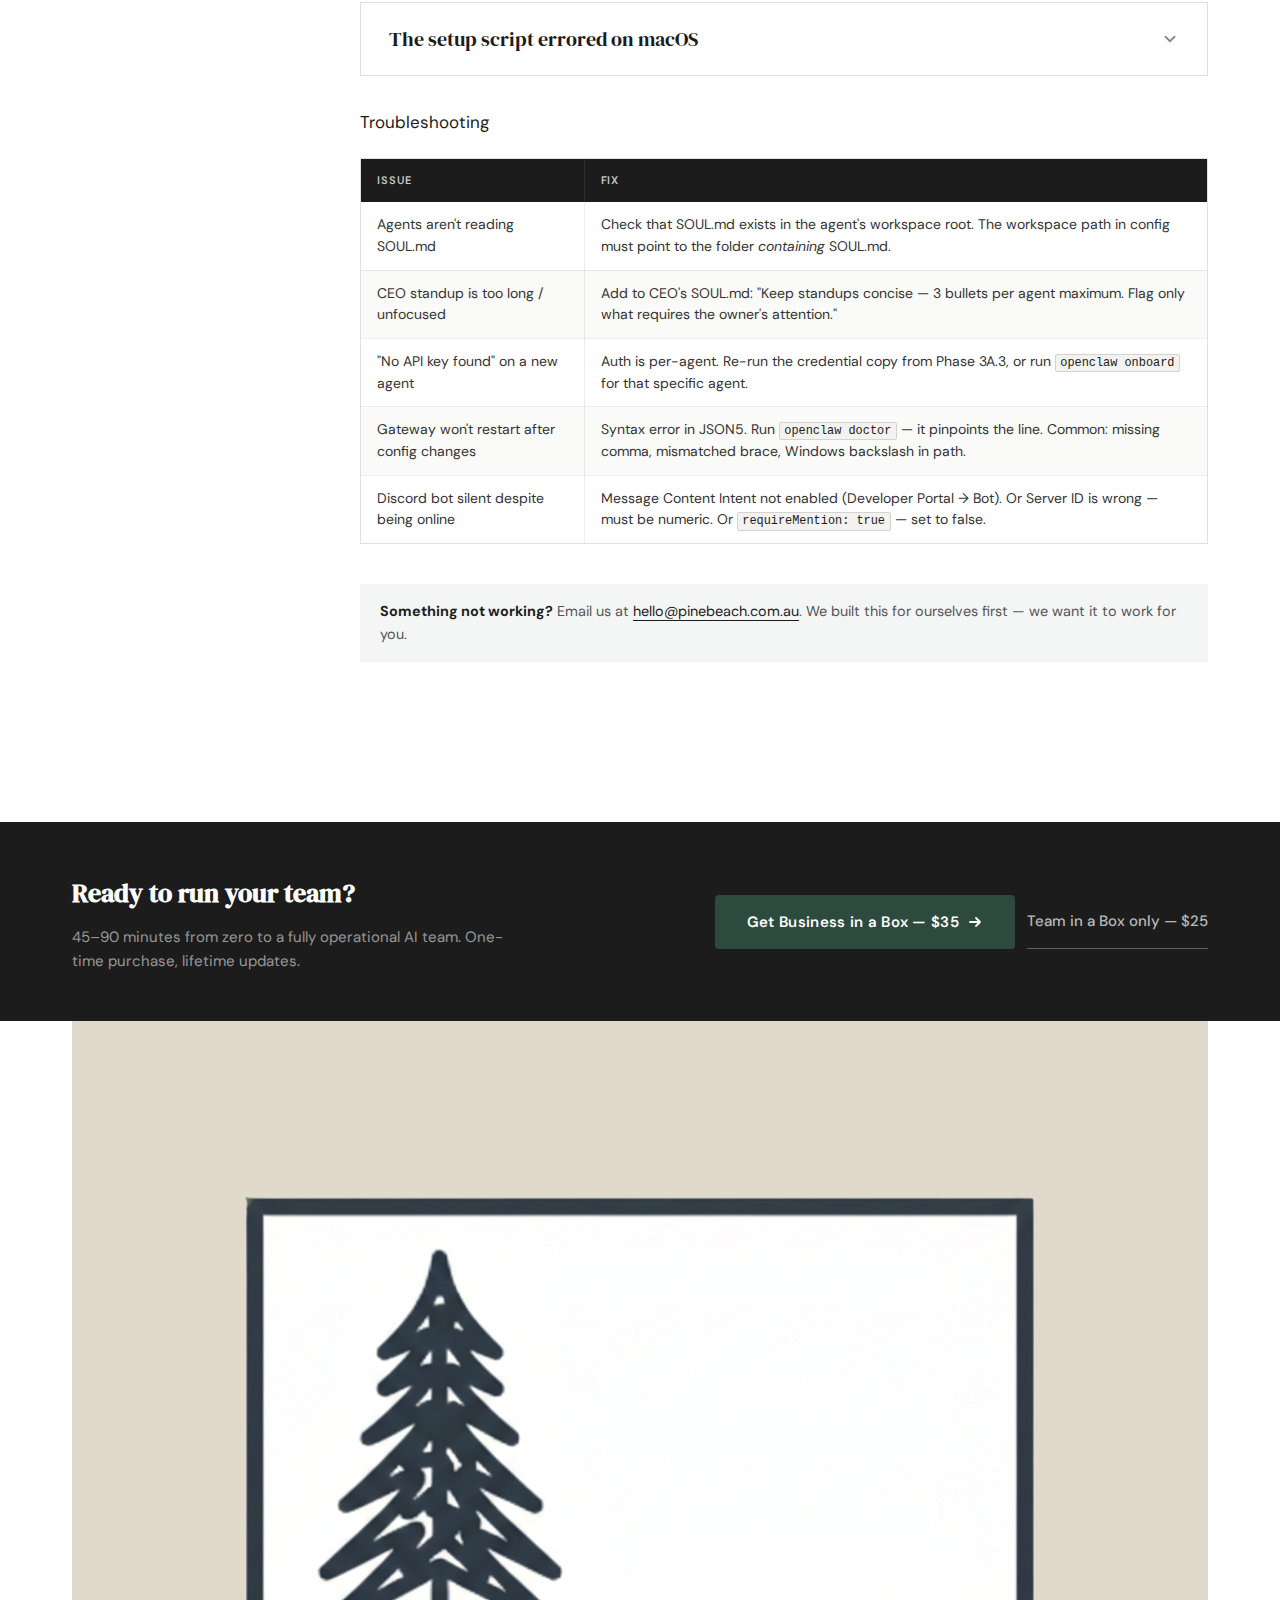
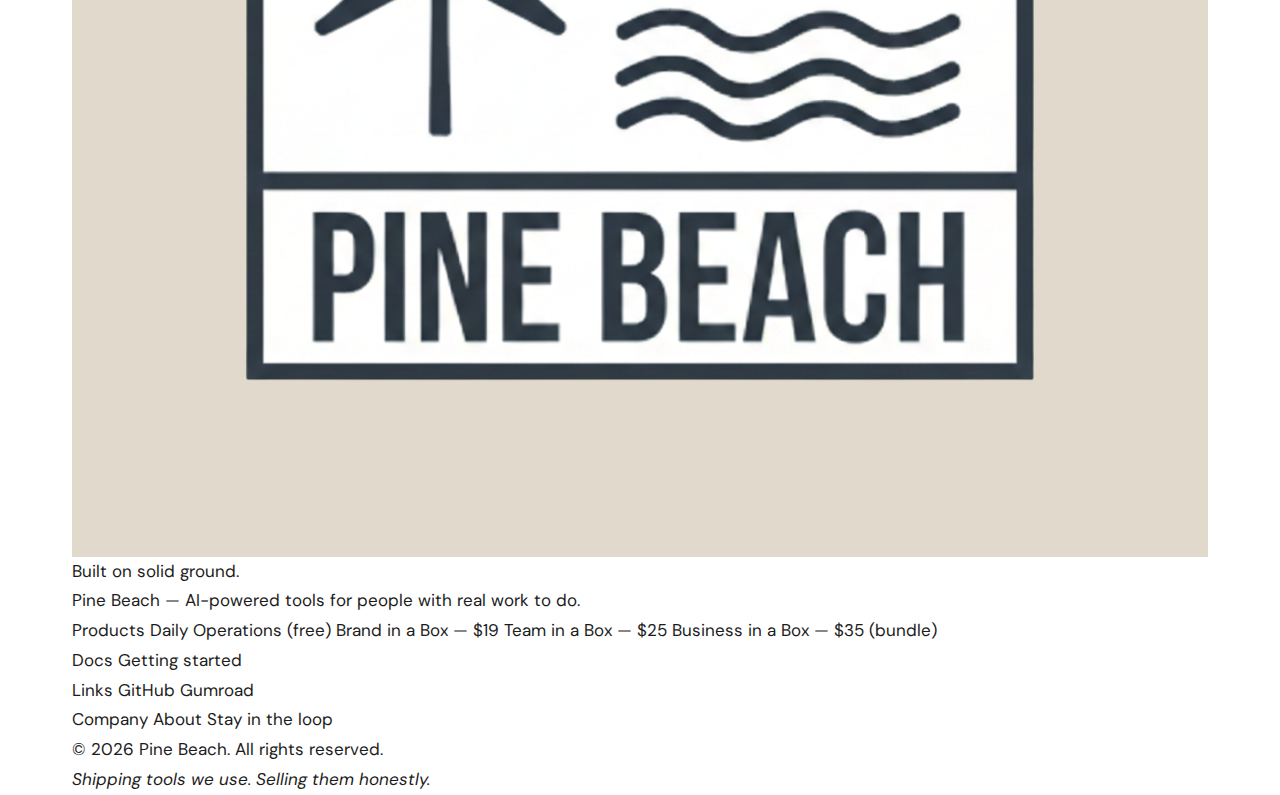
<file: getting-started.html>
<!DOCTYPE html>
<html lang="en">
<head>
  <meta charset="UTF-8" />
  <meta name="viewport" content="width=device-width, initial-scale=1.0" />
  <title>Getting Started — Team in a Box | Pine Beach</title>
  <meta name="description" content="Get Team in a Box running in 4 steps — your agent handles the setup. Or follow the full manual guide. Either way, you're live in under an hour." />
  <meta property="og:title" content="Getting Started — Team in a Box | Pine Beach" />
  <meta property="og:description" content="4-step quick install via your agent, or the full manual guide. No surprises. Under an hour from zero to a working AI team." />
  <meta property="og:image" content="./logo.png" />
  <meta name="twitter:card" content="summary_large_image" />

  <!-- Google Fonts -->
  <link rel="preconnect" href="https://fonts.googleapis.com" />
  <link rel="preconnect" href="https://fonts.gstatic.com" crossorigin />
  <link href="https://fonts.googleapis.com/css2?family=DM+Serif+Display:ital@0;1&family=DM+Sans:ital,opsz,wght@0,9..40,300;0,9..40,400;0,9..40,500;0,9..40,600;1,9..40,400&display=swap" rel="stylesheet" />

  <link rel="stylesheet" href="style.css" />
  <style>
    /* ─────────────────────────────────────
       Getting Started — page-specific styles
    ───────────────────────────────────────*/

    /* Page hero — condensed, document feel */
    .doc-hero {
      padding-top: 96px;
      padding-bottom: 0;
      background: var(--white);
      border-bottom: 1.5px solid var(--border);
      position: relative;
      overflow: hidden;
    }

    .doc-hero::before {
      content: '';
      position: absolute;
      inset: 0;
      background-image:
        linear-gradient(var(--charcoal-10) 1px, transparent 1px),
        linear-gradient(90deg, var(--charcoal-10) 1px, transparent 1px);
      background-size: 48px 48px;
      pointer-events: none;
      opacity: .4;
    }

    .doc-hero-inner {
      position: relative;
      z-index: 1;
      padding-block: 3.5rem 0;
      display: flex;
      flex-direction: column;
      gap: .75rem;
    }

    .doc-back-link {
      display: inline-flex;
      align-items: center;
      gap: .375rem;
      font-size: .875rem;
      color: var(--charcoal-60);
      font-weight: 450;
      transition: color var(--transition), gap var(--transition);
      margin-bottom: .5rem;
    }
    .doc-back-link:hover { color: var(--charcoal); gap: .5rem; }

    .doc-hero-badge {
      display: inline-flex;
      align-items: center;
      gap: .5rem;
      padding: .3rem .75rem;
      border: 1.5px solid var(--border-mid);
      border-radius: var(--radius-sm);
      font-size: .75rem;
      font-weight: 600;
      letter-spacing: .08em;
      text-transform: uppercase;
      color: var(--charcoal-60);
      width: fit-content;
    }

    .doc-hero h1 {
      font-family: var(--font-serif);
      font-size: clamp(2rem, 5vw, 3.25rem);
      line-height: 1.1;
      color: var(--charcoal);
      max-width: 24ch;
    }

    .doc-hero-sub {
      font-size: 1.0625rem;
      color: var(--charcoal-60);
      line-height: 1.65;
      max-width: 54ch;
    }

    /* Time estimate chips */
    .doc-meta {
      display: flex;
      flex-wrap: wrap;
      gap: .625rem;
      padding-bottom: 2.5rem;
    }

    .doc-meta-chip {
      display: inline-flex;
      align-items: center;
      gap: .375rem;
      padding: .375rem .875rem;
      border: 1.5px solid var(--border-mid);
      border-radius: var(--radius-sm);
      font-size: .8125rem;
      color: var(--charcoal-60);
      background: var(--white);
    }

    .doc-meta-chip svg { color: var(--amber-dim); flex-shrink: 0; }

    /* Phase nav strip */
    .phase-nav {
      background: var(--charcoal);
      position: sticky;
      top: 64px;
      z-index: 90;
      overflow-x: auto;
      -webkit-overflow-scrolling: touch;
      scrollbar-width: none;
    }
    .phase-nav::-webkit-scrollbar { display: none; }

    .phase-nav-inner {
      display: flex;
      align-items: stretch;
      min-width: max-content;
    }

    .phase-nav-item {
      display: flex;
      align-items: center;
      gap: .5rem;
      padding: .875rem 1.25rem;
      font-size: .8125rem;
      font-weight: 500;
      color: rgba(255,255,255,.45);
      border-right: 1px solid rgba(255,255,255,.08);
      transition: color var(--transition), background var(--transition);
      white-space: nowrap;
      cursor: pointer;
      text-decoration: none;
    }
    .phase-nav-item:hover { color: rgba(255,255,255,.85); background: rgba(255,255,255,.05); }
    .phase-nav-item.active { color: var(--amber-light); }

    .phase-nav-num {
      font-size: .6875rem;
      font-weight: 600;
      color: var(--amber-dim);
      letter-spacing: .06em;
    }

    /* Main doc layout */
    .doc-layout {
      display: grid;
      gap: 0;
      background: var(--white);
    }

    @media (min-width: 1024px) {
      .doc-layout {
        grid-template-columns: 240px 1fr;
        align-items: start;
        gap: 0;
      }
    }

    /* Sidebar TOC */
    .doc-sidebar {
      display: none;
      position: sticky;
      top: calc(64px + 45px);
      height: calc(100vh - 110px);
      overflow-y: auto;
      padding: 2rem 1.5rem 2rem 0;
      border-right: 1.5px solid var(--border);
    }

    @media (min-width: 1024px) {
      .doc-sidebar { display: block; }
    }

    .sidebar-label {
      font-size: .6875rem;
      font-weight: 600;
      letter-spacing: .1em;
      text-transform: uppercase;
      color: var(--charcoal-40);
      margin-bottom: .75rem;
      padding-left: 1.5rem;
    }

    .sidebar-link {
      display: flex;
      align-items: center;
      gap: .5rem;
      padding: .5rem 1rem .5rem 1.5rem;
      font-size: .875rem;
      color: var(--charcoal-60);
      border-radius: 0;
      transition: color var(--transition), background var(--transition);
      line-height: 1.4;
    }
    .sidebar-link:hover { color: var(--charcoal); background: var(--offwhite); }
    .sidebar-link.active {
      color: var(--charcoal);
      font-weight: 500;
      border-left: 2px solid var(--charcoal);
      padding-left: calc(1.5rem - 2px);
      background: var(--offwhite);
    }

    .sidebar-num {
      font-size: .6875rem;
      color: var(--amber-dim);
      font-weight: 600;
      flex-shrink: 0;
    }

    /* Doc content area */
    .doc-content {
      padding: 3rem 0;
      min-width: 0;
    }

    @media (min-width: 1024px) {
      .doc-content { padding: 3rem 0 3rem 3rem; }
    }

    /* Path selector */
    .path-selector {
      display: grid;
      gap: 1px;
      border: 1.5px solid var(--border-mid);
      margin-bottom: 3rem;
      background: var(--border-mid);
    }

    @media (min-width: 640px) {
      .path-selector { grid-template-columns: 1fr 1fr; }
    }

    .path-card {
      background: var(--white);
      padding: 1.75rem;
      display: flex;
      flex-direction: column;
      gap: .625rem;
      cursor: default;
    }

    .path-card-label {
      font-size: .6875rem;
      font-weight: 600;
      letter-spacing: .1em;
      text-transform: uppercase;
      color: var(--amber-dim);
    }

    .path-card h3 {
      font-family: var(--font-serif);
      font-size: 1.25rem;
      color: var(--charcoal);
      line-height: 1.2;
    }

    .path-card p {
      font-size: .9rem;
      color: var(--charcoal-60);
      line-height: 1.6;
    }

    .path-card-cta {
      margin-top: .5rem;
      font-size: .875rem;
      font-weight: 500;
      color: var(--charcoal);
      display: inline-flex;
      align-items: center;
      gap: .375rem;
      border-bottom: 1px solid var(--charcoal);
      padding-bottom: 1px;
      width: fit-content;
      transition: gap var(--transition), opacity var(--transition);
    }
    .path-card-cta:hover { gap: .55rem; opacity: .7; }

    /* Phase sections — accordion-style */
    .phase-section {
      border: 1.5px solid var(--border-mid);
      margin-bottom: 1rem;
      overflow: hidden;
    }

    .phase-header {
      display: flex;
      align-items: center;
      gap: 1rem;
      padding: 1.5rem 1.75rem;
      cursor: pointer;
      background: var(--white);
      transition: background var(--transition);
      border: none;
      width: 100%;
      text-align: left;
      font-family: inherit;
      -webkit-tap-highlight-color: transparent;
    }
    .phase-header:hover { background: var(--offwhite); }
    .phase-header.open { background: var(--charcoal); color: white; }

    .phase-num-badge {
      display: flex;
      align-items: center;
      justify-content: center;
      width: 36px;
      height: 36px;
      border: 1.5px solid var(--border-mid);
      flex-shrink: 0;
      font-size: .75rem;
      font-weight: 700;
      letter-spacing: .05em;
      color: var(--amber-dim);
      background: var(--white);
      transition: border-color var(--transition), background var(--transition), color var(--transition);
    }
    .phase-header.open .phase-num-badge {
      background: var(--amber);
      border-color: var(--amber-dim);
      color: var(--charcoal);
    }

    .phase-header-text {
      flex: 1;
    }

    .phase-header-title {
      font-family: var(--font-serif);
      font-size: 1.25rem;
      color: var(--charcoal);
      line-height: 1.2;
      transition: color var(--transition);
    }
    .phase-header.open .phase-header-title { color: #fff; }

    .phase-header-sub {
      font-size: .8125rem;
      color: var(--charcoal-60);
      margin-top: .25rem;
      line-height: 1.4;
      transition: color var(--transition);
    }
    .phase-header.open .phase-header-sub { color: rgba(255,255,255,.55); }

    .phase-chevron {
      color: var(--charcoal-40);
      transition: transform var(--transition), color var(--transition);
      flex-shrink: 0;
    }
    .phase-header.open .phase-chevron { transform: rotate(180deg); color: rgba(255,255,255,.5); }

    .phase-body {
      display: none;
      border-top: 1.5px solid var(--border);
      background: var(--white);
    }
    .phase-body.open { display: block; }

    .phase-body-inner {
      padding: 2rem 1.75rem;
    }

    /* Step cards within phases */
    .step-cards {
      display: flex;
      flex-direction: column;
      gap: 1px;
      border: 1.5px solid var(--border);
      margin-block: 1.5rem;
      background: var(--border);
    }

    .step-card {
      background: var(--white);
      padding: 1.25rem 1.5rem;
      display: flex;
      flex-direction: column;
      gap: .5rem;
    }

    .step-card-header {
      display: flex;
      align-items: center;
      gap: .875rem;
    }

    .step-card-num {
      width: 28px;
      height: 28px;
      border: 1.5px solid var(--border-mid);
      display: flex;
      align-items: center;
      justify-content: center;
      font-size: .6875rem;
      font-weight: 700;
      color: var(--amber-dim);
      letter-spacing: .05em;
      flex-shrink: 0;
    }

    .step-card-title {
      font-size: .9375rem;
      font-weight: 600;
      color: var(--charcoal);
    }

    .step-card-body {
      font-size: .9rem;
      color: var(--charcoal-60);
      line-height: 1.65;
      padding-left: calc(28px + .875rem);
    }

    /* Checkpoint block */
    .checkpoint {
      border: 1.5px solid var(--green);
      background: rgba(45,74,62,.04);
      padding: 1.25rem 1.5rem;
      margin-block: 1.5rem;
      display: flex;
      flex-direction: column;
      gap: .625rem;
    }

    .checkpoint-label {
      display: flex;
      align-items: center;
      gap: .5rem;
      font-size: .75rem;
      font-weight: 700;
      letter-spacing: .1em;
      text-transform: uppercase;
      color: var(--green);
    }

    .checkpoint p {
      font-size: .9rem;
      color: var(--charcoal-60);
      line-height: 1.6;
    }

    /* Code blocks */
    .code-block {
      background: var(--charcoal);
      border: 1.5px solid var(--charcoal-80);
      border-radius: var(--radius-sm);
      padding: 1.25rem 1.5rem;
      margin-block: 1rem;
      overflow-x: auto;
    }

    .code-block code {
      font-family: 'SF Mono', 'Fira Code', 'Cascadia Code', Consolas, monospace;
      font-size: .8125rem;
      line-height: 1.7;
      color: rgba(255,255,255,.88);
      white-space: pre;
    }

    .code-block code .cm { color: rgba(255,255,255,.35); }      /* comment */
    .code-block code .kw { color: var(--amber-light); }          /* keyword */
    .code-block code .str { color: #a8d8a8; }                    /* string */
    .code-block code .cmd { color: #b4d4ff; }                    /* command */

    /* Inline code */
    code:not(.code-block code) {
      font-family: 'SF Mono', 'Fira Code', 'Cascadia Code', Consolas, monospace;
      font-size: .85em;
      background: var(--cream);
      border: 1px solid var(--border-mid);
      padding: .1em .4em;
      border-radius: var(--radius-sm);
      color: var(--charcoal);
    }

    /* Callout / warning */
    .callout {
      border-left: 3px solid var(--amber-dim);
      padding: 1rem 1.25rem;
      background: rgba(212,165,116,.06);
      margin-block: 1rem;
    }

    .callout p {
      font-size: .9rem;
      color: var(--charcoal-60);
      line-height: 1.6;
      margin: 0;
    }

    .callout strong { color: var(--charcoal); }

    .callout--green {
      border-left-color: var(--green);
      background: rgba(45,74,62,.05);
    }

    /* Tables in docs */
    .doc-table-wrap {
      overflow-x: auto;
      margin-block: 1.25rem;
      border: 1.5px solid var(--border-mid);
    }

    .doc-table {
      width: 100%;
      border-collapse: collapse;
      font-size: .875rem;
    }

    .doc-table th {
      background: var(--charcoal);
      color: rgba(255,255,255,.75);
      font-size: .6875rem;
      font-weight: 600;
      letter-spacing: .08em;
      text-transform: uppercase;
      padding: .75rem 1rem;
      text-align: left;
      border-right: 1px solid rgba(255,255,255,.08);
    }
    .doc-table th:last-child { border-right: none; }

    .doc-table td {
      padding: .75rem 1rem;
      color: var(--charcoal-80);
      border-right: 1.5px solid var(--border);
      border-bottom: 1.5px solid var(--border);
      vertical-align: top;
      line-height: 1.55;
    }
    .doc-table td:last-child { border-right: none; }
    .doc-table tr:last-child td { border-bottom: none; }
    .doc-table tr:nth-child(even) td { background: var(--offwhite); }

    /* Doc prose elements */
    .doc-body h3 {
      font-family: var(--font-serif);
      font-size: 1.25rem;
      color: var(--charcoal);
      margin-top: 2rem;
      margin-bottom: .75rem;
    }

    .doc-body h4 {
      font-size: .9375rem;
      font-weight: 600;
      color: var(--charcoal);
      margin-top: 1.5rem;
      margin-bottom: .5rem;
    }

    .doc-body p {
      font-size: .9375rem;
      color: var(--charcoal-60);
      line-height: 1.7;
      margin-bottom: .75rem;
    }

    .doc-body ul {
      display: flex;
      flex-direction: column;
      gap: .5rem;
      margin-bottom: .75rem;
      padding-left: 0;
    }

    .doc-body ul li {
      font-size: .9375rem;
      color: var(--charcoal-60);
      line-height: 1.6;
      display: flex;
      gap: .625rem;
      align-items: flex-start;
    }

    .doc-body ul li::before {
      content: '—';
      color: var(--amber-dim);
      font-weight: 600;
      flex-shrink: 0;
      margin-top: 1px;
    }

    .doc-body ol {
      list-style: none;
      counter-reset: ol-counter;
      display: flex;
      flex-direction: column;
      gap: .5rem;
      margin-bottom: .75rem;
    }

    .doc-body ol li {
      counter-increment: ol-counter;
      font-size: .9375rem;
      color: var(--charcoal-60);
      line-height: 1.6;
      display: flex;
      gap: .625rem;
      align-items: flex-start;
    }

    .doc-body ol li::before {
      content: counter(ol-counter) '.';
      font-size: .75rem;
      font-weight: 700;
      color: var(--amber-dim);
      flex-shrink: 0;
      padding-top: 2px;
      min-width: 1.25rem;
    }

    /* Role table in path selector */
    .role-grid {
      display: grid;
      gap: 1px;
      background: var(--border);
      border: 1.5px solid var(--border-mid);
      margin-block: 1rem;
    }

    @media (min-width: 480px) {
      .role-grid { grid-template-columns: 1fr 1fr; }
    }
    @media (min-width: 768px) {
      .role-grid { grid-template-columns: repeat(3, 1fr); }
    }

    .role-cell {
      background: var(--white);
      padding: 1rem 1.25rem;
    }

    .role-emoji { font-size: 1.25rem; line-height: 1; margin-bottom: .375rem; }
    .role-name { font-size: .9rem; font-weight: 600; color: var(--charcoal); margin-bottom: .25rem; }
    .role-desc { font-size: .8rem; color: var(--charcoal-60); line-height: 1.5; }

    /* CTA bar at bottom */
    .doc-cta-bar {
      background: var(--charcoal);
      padding: 3rem 0;
      margin-top: 3rem;
      border-top: 1.5px solid var(--border);
    }

    .doc-cta-inner {
      display: flex;
      flex-direction: column;
      gap: 1.25rem;
      align-items: flex-start;
    }

    @media (min-width: 640px) {
      .doc-cta-inner {
        flex-direction: row;
        align-items: center;
        justify-content: space-between;
      }
    }

    .doc-cta-text h2 {
      font-family: var(--font-serif);
      font-size: 1.625rem;
      color: #fff;
      margin-bottom: .5rem;
    }

    .doc-cta-text p {
      font-size: .9375rem;
      color: rgba(255,255,255,.55);
      max-width: 44ch;
      line-height: 1.6;
    }

    /* Open/closed all controls */
    .expand-controls {
      display: flex;
      align-items: center;
      gap: .75rem;
      margin-bottom: 1.25rem;
    }

    .expand-btn {
      font-size: .8125rem;
      font-weight: 500;
      color: var(--charcoal-60);
      cursor: pointer;
      padding: .375rem .75rem;
      border: 1.5px solid var(--border-mid);
      border-radius: var(--radius-sm);
      background: var(--white);
      transition: background var(--transition), color var(--transition), border-color var(--transition);
    }
    .expand-btn:hover { background: var(--offwhite); border-color: var(--charcoal-20); color: var(--charcoal); }

    /* Phase 5 task cards */
    .task-cards {
      display: grid;
      gap: 1px;
      background: var(--border);
      border: 1.5px solid var(--border-mid);
      margin-block: 1.25rem;
    }

    .task-card {
      background: var(--white);
      padding: 1.25rem 1.5rem;
    }

    .task-card-label {
      font-size: .6875rem;
      font-weight: 700;
      letter-spacing: .1em;
      text-transform: uppercase;
      color: var(--amber-dim);
      margin-bottom: .5rem;
    }

    .task-card h4 {
      font-family: var(--font-serif);
      font-size: 1.0625rem;
      color: var(--charcoal);
      margin-bottom: .5rem;
    }

    .task-card p {
      font-size: .875rem;
      color: var(--charcoal-60);
      line-height: 1.6;
    }

    /* What you'll have — outcome strip */
    .outcome-strip {
      border: 1.5px solid var(--green);
      background: rgba(45,74,62,.04);
      padding: 1.75rem;
      margin-bottom: 2.5rem;
      display: grid;
      gap: .75rem;
    }

    .outcome-strip h3 {
      font-family: var(--font-serif);
      font-size: 1.125rem;
      color: var(--green);
      margin: 0;
    }

    .outcome-items {
      display: flex;
      flex-direction: column;
      gap: .5rem;
    }

    .outcome-item {
      display: flex;
      align-items: flex-start;
      gap: .625rem;
      font-size: .9rem;
      color: var(--charcoal-80);
      line-height: 1.5;
    }

    .outcome-item svg { color: var(--green); flex-shrink: 0; margin-top: 2px; }

    /* Responsive content tweak */
    @media (max-width: 480px) {
      .phase-body-inner { padding: 1.5rem 1.25rem; }
      .phase-header { padding: 1.25rem; }
      .step-card { padding: 1rem 1.25rem; }
      .code-block { padding: 1rem 1.25rem; }
    }

    /* ─────────────────────────────────────
       Quick Start section
    ───────────────────────────────────────*/
    .quickstart-section {
      background: var(--charcoal);
      padding: 3.5rem 0;
      border-bottom: 3px solid var(--amber-dim);
    }

    .quickstart-badge {
      display: inline-flex;
      align-items: center;
      gap: .5rem;
      padding: .3rem .875rem;
      border: 1.5px solid var(--amber-dim);
      border-radius: var(--radius-sm);
      font-size: .75rem;
      font-weight: 700;
      letter-spacing: .08em;
      text-transform: uppercase;
      color: var(--amber-light);
      margin-bottom: 1.25rem;
    }

    .quickstart-section h2 {
      font-family: var(--font-serif);
      font-size: clamp(1.75rem, 4vw, 2.5rem);
      color: #fff;
      margin-bottom: .75rem;
      line-height: 1.15;
    }

    .quickstart-sub {
      font-size: 1.0625rem;
      color: rgba(255,255,255,.6);
      max-width: 52ch;
      line-height: 1.65;
      margin-bottom: 2.5rem;
    }

    .quickstart-steps {
      display: grid;
      gap: 1px;
      background: rgba(255,255,255,.08);
      border: 1.5px solid rgba(255,255,255,.12);
      margin-bottom: 2rem;
    }

    @media (min-width: 700px) {
      .quickstart-steps { grid-template-columns: repeat(2, 1fr); }
    }

    @media (min-width: 1100px) {
      .quickstart-steps { grid-template-columns: repeat(4, 1fr); }
    }

    .qs-step {
      background: rgba(255,255,255,.04);
      padding: 1.5rem 1.75rem;
      display: flex;
      flex-direction: column;
      gap: .875rem;
      transition: background var(--transition);
    }

    .qs-step:hover { background: rgba(255,255,255,.07); }

    .qs-num {
      width: 36px;
      height: 36px;
      border: 2px solid var(--amber-dim);
      display: flex;
      align-items: center;
      justify-content: center;
      font-size: .75rem;
      font-weight: 800;
      color: var(--amber-light);
      letter-spacing: .05em;
      flex-shrink: 0;
      font-family: var(--font-sans);
    }

    .qs-step h3 {
      font-family: var(--font-serif);
      font-size: 1.0625rem;
      color: #fff;
      line-height: 1.3;
      margin: 0;
    }

    .qs-step p {
      font-size: .875rem;
      color: rgba(255,255,255,.55);
      line-height: 1.65;
      margin: 0;
    }

    .qs-step p strong {
      color: rgba(255,255,255,.85);
    }

    .qs-step p em {
      font-style: normal;
      background: rgba(255,255,255,.1);
      border: 1px solid rgba(255,255,255,.15);
      padding: .1em .45em;
      border-radius: 3px;
      font-family: 'SF Mono', 'Fira Code', Consolas, monospace;
      font-size: .8em;
      color: rgba(255,255,255,.8);
    }

    .quickstart-note {
      display: flex;
      align-items: flex-start;
      gap: .875rem;
      padding: 1.125rem 1.5rem;
      border: 1.5px solid rgba(255,255,255,.1);
      background: rgba(255,255,255,.04);
    }

    .quickstart-note p {
      font-size: .9rem;
      color: rgba(255,255,255,.5);
      line-height: 1.6;
      margin: 0;
    }

    .quickstart-note a {
      color: var(--amber-light);
      border-bottom: 1px solid var(--amber-dim);
    }

    .manual-label {
      display: flex;
      align-items: center;
      gap: .75rem;
      padding: 1.25rem 0 .75rem;
      font-size: .8125rem;
      font-weight: 600;
      letter-spacing: .08em;
      text-transform: uppercase;
      color: var(--charcoal-40);
      border-bottom: 1.5px solid var(--border);
      margin-bottom: .5rem;
    }

    .manual-label::before {
      content: '';
      flex: 1;
      height: 1px;
      background: var(--border);
    }

    .manual-label::after {
      content: '';
      flex: 1;
      height: 1px;
      background: var(--border);
    }
  </style>
</head>
<body>

  <!-- ─── NAV ─── -->
  <header class="site-nav">
    <div class="container nav-inner">
      <a href="index.html" class="nav-logo" aria-label="Pine Beach home">
        <img src="logo.png" alt="Pine Beach" />
      </a>
      <nav class="nav-links" aria-label="Main navigation">
        <a href="index.html#what-we-do">What we do</a>
        <a href="index.html#products">Products</a>
        <a href="getting-started.html" style="color: var(--charcoal); font-weight: 600;">Getting started</a>
      </nav>
      <a href="https://gumroad.com/l/pine-beach-team-in-a-box" class="btn btn-sm btn-primary nav-cta" target="_blank" rel="noopener">Buy Team in a Box — $25</a>
      <button class="nav-hamburger" aria-label="Toggle menu" aria-expanded="false">
        <span></span><span></span><span></span>
      </button>
    </div>
    <div class="nav-mobile-menu" aria-hidden="true">
      <a href="index.html#what-we-do">What we do</a>
      <a href="index.html#products">Products</a>
      <a href="getting-started.html">Getting started</a>
      <a href="https://gumroad.com/l/pine-beach-team-in-a-box" class="btn btn-primary" target="_blank" rel="noopener">Buy Team in a Box — $25</a>
    </div>
  </header>

  <!-- ─── PAGE HERO ─── -->
  <div class="doc-hero">
    <div class="container doc-hero-inner">
      <a href="index.html" class="doc-back-link">
        <svg width="14" height="14" viewBox="0 0 16 16" fill="none" aria-hidden="true"><path d="M10 4L6 8l4 4" stroke="currentColor" stroke-width="1.8" stroke-linecap="round" stroke-linejoin="round"/></svg>
        Back to Pine Beach
      </a>
      <div class="doc-hero-badge">
        <svg width="12" height="12" viewBox="0 0 16 16" fill="none" aria-hidden="true"><path d="M8 2v12M2 8h12" stroke="currentColor" stroke-width="1.8" stroke-linecap="round"/></svg>
        Team in a Box
      </div>
      <h1>Getting started.<br/><em>No surprises.</em></h1>
      <p class="doc-hero-sub">
        Most users: 4 steps, your agent installs everything. Prefer full control?
        The complete manual guide is below — every step, no surprises.
      </p>
      <div class="doc-meta">
        <div class="doc-meta-chip">
          <svg width="13" height="13" viewBox="0 0 16 16" fill="none" aria-hidden="true"><path d="M3 8l5 5 5-8" stroke="currentColor" stroke-width="1.5" stroke-linecap="round" stroke-linejoin="round"/></svg>
          Quick install: 4 steps via your agent
        </div>
        <div class="doc-meta-chip">
          <svg width="13" height="13" viewBox="0 0 16 16" fill="none" aria-hidden="true"><circle cx="8" cy="8" r="6" stroke="currentColor" stroke-width="1.5"/><path d="M8 5v3.5l2 2" stroke="currentColor" stroke-width="1.5" stroke-linecap="round"/></svg>
          Manual setup: 45–90 minutes
        </div>
        <div class="doc-meta-chip">
          <svg width="13" height="13" viewBox="0 0 16 16" fill="none" aria-hidden="true"><rect x="2" y="2" width="12" height="12" rx="1" stroke="currentColor" stroke-width="1.5"/><path d="M5 8h6M5 5.5h3M5 10.5h4" stroke="currentColor" stroke-width="1.3" stroke-linecap="round"/></svg>
          6 phases + FAQ
        </div>
      </div>
    </div>
  </div>

  <!-- ─── QUICK START ─── -->
  <section class="quickstart-section" id="quick-start">
    <div class="container">
      <div class="quickstart-badge">⚡ Recommended path</div>
      <h2>Four steps. Your agent handles the rest.</h2>
      <p class="quickstart-sub">
        The installer skill means most users never need to touch a config file.
        Just tell your agent what to install — it does the work.
      </p>

      <div class="quickstart-steps">
        <div class="qs-step">
          <div class="qs-num">01</div>
          <h3>Download the package</h3>
          <p>Get Team in a Box from Gumroad. Check your email for the download link after purchase.</p>
        </div>
        <div class="qs-step">
          <div class="qs-num">02</div>
          <h3>Install OpenClaw &amp; set your model provider</h3>
          <p>Install the free <a href="https://openclaw.ai" target="_blank" rel="noopener" style="color: var(--amber-light); border-bottom: 1px solid var(--amber-dim);">OpenClaw</a> runtime, then connect your AI provider. We recommend <strong>Claude Opus 4.6</strong> for the best experience.</p>
        </div>
        <div class="qs-step">
          <div class="qs-num">03</div>
          <h3>Tell your agent: "Install Team in a Box"</h3>
          <p>Open your OpenClaw agent and say exactly that. The built-in installer skill takes it from there — no scripts, no config editing.</p>
        </div>
        <div class="qs-step">
          <div class="qs-num">04</div>
          <h3>Follow the prompts</h3>
          <p>Your agent walks you through every step — workspace setup, Discord wiring, agent deployment. You're live in under an hour.</p>
        </div>
      </div>

      <div class="quickstart-note">
        <p>
          That's it for most users. The manual guide below covers every step in detail — use it if you prefer full control, already have an OpenClaw setup, or run into anything unexpected.
          <a href="#phase-0">Jump to manual setup →</a>
        </p>
      </div>
    </div>
  </section>

  <!-- ─── PHASE NAV STRIP ─── -->
  <nav class="phase-nav" aria-label="Phase navigation">
    <div class="container phase-nav-inner">
      <a href="#quick-start" class="phase-nav-item" style="color: var(--amber-light); font-weight: 600;"><span class="phase-nav-num">⚡</span> Quick Start</a>
      <a href="#phase-0" class="phase-nav-item"><span class="phase-nav-num">0</span> Prerequisites</a>
      <a href="#phase-1" class="phase-nav-item"><span class="phase-nav-num">1</span> Download</a>
      <a href="#phase-2" class="phase-nav-item"><span class="phase-nav-num">2</span> Setup Script</a>
      <a href="#phase-3a" class="phase-nav-item"><span class="phase-nav-num">3A</span> Fresh Install</a>
      <a href="#phase-3b" class="phase-nav-item"><span class="phase-nav-num">3B</span> Existing Setup</a>
      <a href="#phase-4" class="phase-nav-item"><span class="phase-nav-num">4</span> Discord</a>
      <a href="#phase-5" class="phase-nav-item"><span class="phase-nav-num">5</span> First Hour</a>
      <a href="#phase-6" class="phase-nav-item"><span class="phase-nav-num">6</span> Daily Operations</a>
      <a href="#faq" class="phase-nav-item"><span class="phase-nav-num">?</span> FAQ</a>
    </div>
  </nav>

  <!-- ─── MANUAL SETUP LABEL ─── -->
  <div class="container" style="padding-top: 2rem;">
    <div class="manual-label">Manual Setup — for advanced users &amp; existing OpenClaw installs</div>
  </div>

  <!-- ─── MAIN DOC LAYOUT ─── -->
  <div class="container" style="padding-top: 1rem; padding-bottom: 3rem;">
    <div class="doc-layout">

      <!-- Sidebar -->
      <aside class="doc-sidebar" aria-label="Table of contents">
        <a href="#quick-start" class="sidebar-link" style="color: var(--amber-dim); font-weight: 600; border-left: 2px solid var(--amber-dim); padding-left: calc(1.5rem - 2px); background: rgba(212,165,116,.06);">⚡ Quick Start</a>
        <div class="sidebar-label" style="margin-top: 1rem;">Manual Setup</div>
        <a href="#phase-0" class="sidebar-link"><span class="sidebar-num">0</span> Prerequisites</a>
        <a href="#phase-1" class="sidebar-link"><span class="sidebar-num">1</span> Download & Unzip</a>
        <a href="#phase-2" class="sidebar-link"><span class="sidebar-num">2</span> Setup Script</a>
        <a href="#phase-3a" class="sidebar-link"><span class="sidebar-num">3A</span> Fresh Install</a>
        <a href="#phase-3b" class="sidebar-link"><span class="sidebar-num">3B</span> Existing Setup</a>
        <a href="#phase-4" class="sidebar-link"><span class="sidebar-num">4</span> Discord Setup</a>
        <a href="#phase-5" class="sidebar-link"><span class="sidebar-num">5</span> Your First Hour</a>
        <a href="#phase-6" class="sidebar-link"><span class="sidebar-num">6</span> Daily Operations</a>
        <div class="sidebar-label" style="margin-top: 1.5rem;">Reference</div>
        <a href="#faq" class="sidebar-link">FAQ</a>
        <a href="#troubleshooting" class="sidebar-link">Troubleshooting</a>
        <a href="#help" class="sidebar-link">Getting help</a>
      </aside>

      <!-- Content -->
      <main class="doc-content" id="doc-main">

        <!-- What you'll have at the end -->
        <div class="outcome-strip reveal">
          <h3>What you'll have at the end</h3>
          <div class="outcome-items">
            <div class="outcome-item">
              <svg width="14" height="14" viewBox="0 0 16 16" fill="none" aria-hidden="true"><path d="M3 8l4 4 6-6" stroke="currentColor" stroke-width="1.8" stroke-linecap="round" stroke-linejoin="round"/></svg>
              A fully operational AI team — CEO, CTO, CMO, CFO, CISO, CSO (pick what you need)
            </div>
            <div class="outcome-item">
              <svg width="14" height="14" viewBox="0 0 16 16" fill="none" aria-hidden="true"><path d="M3 8l4 4 6-6" stroke="currentColor" stroke-width="1.8" stroke-linecap="round" stroke-linejoin="round"/></svg>
              Each agent with its own workspace, memory, and identity — ready to work from day one
            </div>
            <div class="outcome-item">
              <svg width="14" height="14" viewBox="0 0 16 16" fill="none" aria-hidden="true"><path d="M3 8l4 4 6-6" stroke="currentColor" stroke-width="1.8" stroke-linecap="round" stroke-linejoin="round"/></svg>
              Discord integration so you can message your team from anywhere
            </div>
            <div class="outcome-item">
              <svg width="14" height="14" viewBox="0 0 16 16" fill="none" aria-hidden="true"><path d="M3 8l4 4 6-6" stroke="currentColor" stroke-width="1.8" stroke-linecap="round" stroke-linejoin="round"/></svg>
              A daily rhythm — morning briefs, task routing, standup reports — running on autopilot
            </div>
          </div>
        </div>

        <!-- Path selector -->
        <div class="section-label reveal">Before you start — which path are you on?</div>
        <div class="path-selector reveal">
          <div class="path-card">
            <div class="path-card-label">Path A</div>
            <h3>I'm brand new to OpenClaw. Nothing set up yet.</h3>
            <p>Follow every phase in order: 0 → 1 → 2 → 3A → 4 → 5 → 6.</p>
            <a href="#phase-0" class="path-card-cta">
              Start here
              <svg width="13" height="13" viewBox="0 0 16 16" fill="none" aria-hidden="true"><path d="M3 8h10M9 4l4 4-4 4" stroke="currentColor" stroke-width="1.8" stroke-linecap="round" stroke-linejoin="round"/></svg>
            </a>
          </div>
          <div class="path-card" style="background: var(--offwhite);">
            <div class="path-card-label">Path B</div>
            <h3>I already have OpenClaw with agents running.</h3>
            <p>Follow phases 0, 1, and 2 as normal — then skip to Phase 3B instead of 3A.</p>
            <a href="#phase-3b" class="path-card-cta">
              Jump to 3B
              <svg width="13" height="13" viewBox="0 0 16 16" fill="none" aria-hidden="true"><path d="M3 8h10M9 4l4 4-4 4" stroke="currentColor" stroke-width="1.8" stroke-linecap="round" stroke-linejoin="round"/></svg>
            </a>
          </div>
        </div>

        <!-- Expand/collapse all -->
        <div class="expand-controls">
          <button class="expand-btn" id="expand-all">Expand all</button>
          <button class="expand-btn" id="collapse-all">Collapse all</button>
        </div>

        <!-- ─── PHASE 0 ─── -->
        <div class="phase-section reveal" id="phase-0">
          <button class="phase-header" aria-expanded="false">
            <div class="phase-num-badge">0</div>
            <div class="phase-header-text">
              <div class="phase-header-title">Prerequisites check</div>
              <div class="phase-header-sub">5 minutes · Verify OpenClaw, your AI model, and the Gateway</div>
            </div>
            <svg class="phase-chevron" width="18" height="18" viewBox="0 0 18 18" fill="none" aria-hidden="true"><path d="M4.5 6.75L9 11.25l4.5-4.5" stroke="currentColor" stroke-width="1.8" stroke-linecap="round" stroke-linejoin="round"/></svg>
          </button>
          <div class="phase-body" aria-hidden="true">
            <div class="phase-body-inner doc-body">
              <p>A 5-minute check now prevents 2 hours of confusion later. Run through all four steps before moving on.</p>

              <h3>0.1 — Verify OpenClaw is installed</h3>
              <div class="code-block"><code>openclaw --version</code></div>
              <p>You should see a version number like <code>openclaw/2026.x.x</code>. If you see <code>command not found</code>, go to 0.2 below.</p>

              <h3>0.2 — Install OpenClaw (if needed)</h3>
              <p><strong>macOS or Linux:</strong></p>
              <div class="code-block"><code>curl -fsSL https://openclaw.ai/install.sh | bash</code></div>
              <p>This downloads the CLI, installs it globally, and launches an onboarding wizard. Follow the wizard — it will ask you to configure your AI provider.</p>
              <p><strong>Windows:</strong> OpenClaw requires WSL2. First install it (<code>wsl --install</code> in PowerShell as Administrator, restart), then open your WSL2 terminal and run the Linux command above.</p>
              <div class="callout">
                <p><strong>⚠️ Common issue — <code>command not found</code> after install:</strong> Run <code>npm prefix -g</code> to find where npm installs global packages, then add that bin folder to your PATH.</p>
              </div>

              <h3>0.3 — Verify your AI model is configured</h3>
              <div class="code-block"><code>openclaw models status</code></div>
              <p>You should see at least one provider listed as <strong>active</strong>. If nothing is configured, run:</p>
              <div class="code-block"><code>openclaw onboard</code></div>
              <p>The wizard will ask you to choose between:</p>
              <ul>
                <li><strong>Anthropic API key</strong> — best for most users. Get one at <a href="https://console.anthropic.com" target="_blank" rel="noopener" style="color: var(--charcoal); border-bottom: 1px solid;">console.anthropic.com</a> → API Keys → Create Key. Looks like <code>sk-ant-...</code>. Costs are usage-based (typically a few dollars/month for a small team).</li>
                <li><strong>Claude subscription token</strong> — uses your existing Claude subscription. Run <code>claude setup-token</code> on a machine with the Claude CLI installed, then paste the output when prompted.</li>
              </ul>

              <h3>0.4 — Verify the Gateway is running</h3>
              <div class="code-block"><code>openclaw gateway status</code></div>
              <p>Should say <code>running</code> or <code>active</code>. If not:</p>
              <div class="code-block"><code>openclaw gateway start</code></div>

              <div class="checkpoint">
                <div class="checkpoint-label">
                  <svg width="13" height="13" viewBox="0 0 16 16" fill="none" aria-hidden="true"><path d="M3 8l4 4 6-6" stroke="currentColor" stroke-width="1.8" stroke-linecap="round" stroke-linejoin="round"/></svg>
                  Phase 0 checkpoint
                </div>
                <p>All three of these should pass before continuing:</p>
                <div class="code-block"><code>openclaw --version      <span class="cm"># prints a version number</span>
openclaw models status  <span class="cm"># shows at least one active provider</span>
openclaw gateway status <span class="cm"># shows "running"</span></code></div>
              </div>
            </div>
          </div>
        </div>

        <!-- ─── PHASE 1 ─── -->
        <div class="phase-section reveal" id="phase-1">
          <button class="phase-header" aria-expanded="false">
            <div class="phase-num-badge">1</div>
            <div class="phase-header-text">
              <div class="phase-header-title">Download &amp; unzip</div>
              <div class="phase-header-sub">5 minutes · Get the files, verify the contents</div>
            </div>
            <svg class="phase-chevron" width="18" height="18" viewBox="0 0 18 18" fill="none" aria-hidden="true"><path d="M4.5 6.75L9 11.25l4.5-4.5" stroke="currentColor" stroke-width="1.8" stroke-linecap="round" stroke-linejoin="round"/></svg>
          </button>
          <div class="phase-body" aria-hidden="true">
            <div class="phase-body-inner doc-body">
              <h3>1.1 — Find your download</h3>
              <p>After purchasing on Gumroad, check your email for a receipt with a "View content" or "Download" button. The file will be named something like <code>team-in-a-box-v1.x.zip</code>.</p>
              <p>Can't find the email? Log in at <a href="https://gumroad.com/library" target="_blank" rel="noopener" style="color: var(--charcoal); border-bottom: 1px solid;">gumroad.com/library</a> with the email you used to purchase.</p>

              <h3>1.2 — Unzip the archive</h3>
              <p><strong>macOS:</strong> Double-click the <code>.zip</code> file in Finder, or in Terminal:</p>
              <div class="code-block"><code>cd ~/Downloads
unzip team-in-a-box-*.zip</code></div>
              <p><strong>Linux:</strong> Same as above. If <code>unzip</code> isn't installed: <code>sudo apt install unzip</code> (Debian/Ubuntu) or <code>sudo dnf install unzip</code> (Fedora).</p>

              <h3>1.3 — Verify the contents</h3>
              <div class="code-block"><code>cd team-in-a-box*
ls -la</code></div>
              <p>You should see all of these:</p>
              <div class="code-block"><code>SKILL.md                  <span class="cm">← Product overview</span>
FAQ.md                    <span class="cm">← Answers to common questions</span>
scripts/setup.sh          <span class="cm">← The setup script (Phase 2)</span>
templates/                <span class="cm">← AGENTS.md, all SOUL-*.md files</span>
references/               <span class="cm">← This guide, security framework</span>
examples/                 <span class="cm">← Filled-in examples to reference</span></code></div>
              <div class="callout">
                <p><strong>⚠️ Only see a few files?</strong> macOS sometimes unzips into a nested folder. Run <code>ls */</code> to look one level deeper.</p>
              </div>

              <div class="checkpoint">
                <div class="checkpoint-label">
                  <svg width="13" height="13" viewBox="0 0 16 16" fill="none" aria-hidden="true"><path d="M3 8l4 4 6-6" stroke="currentColor" stroke-width="1.8" stroke-linecap="round" stroke-linejoin="round"/></svg>
                  Phase 1 checkpoint
                </div>
                <div class="code-block"><code>ls scripts/setup.sh templates/AGENTS.md templates/SOUL-CEO.md</code></div>
                <p>All three exist? Move to Phase 2.</p>
              </div>
            </div>
          </div>
        </div>

        <!-- ─── PHASE 2 ─── -->
        <div class="phase-section reveal" id="phase-2">
          <button class="phase-header" aria-expanded="false">
            <div class="phase-num-badge">2</div>
            <div class="phase-header-text">
              <div class="phase-header-title">Run the setup script</div>
              <div class="phase-header-sub">10–15 minutes · Answer 4 questions, get your entire workspace generated</div>
            </div>
            <svg class="phase-chevron" width="18" height="18" viewBox="0 0 18 18" fill="none" aria-hidden="true"><path d="M4.5 6.75L9 11.25l4.5-4.5" stroke="currentColor" stroke-width="1.8" stroke-linecap="round" stroke-linejoin="round"/></svg>
          </button>
          <div class="phase-body" aria-hidden="true">
            <div class="phase-body-inner doc-body">
              <p>The setup script does the heavy lifting: it asks you a series of questions, then generates your entire workspace — all files pre-filled with your company name and agent names, ready to use.</p>

              <h3>2.1 — Run the script</h3>
              <p>Make sure you're inside the unzipped folder, then run:</p>
              <div class="code-block"><code>bash scripts/setup.sh ~/workspace</code></div>
              <p><code>~/workspace</code> is where your agent files will live. Change it to any path you like. The rest of this guide assumes <code>~/workspace</code>.</p>

              <h3>2.2 — What the script will ask</h3>
              <p>The script runs in 4 steps:</p>

              <div class="step-cards">
                <div class="step-card">
                  <div class="step-card-header">
                    <div class="step-card-num">1/4</div>
                    <div class="step-card-title">Company &amp; owner</div>
                  </div>
                  <div class="step-card-body">Your company name and what your agents should call you (first name). Leave company name blank to use "My Company" as default.</div>
                </div>
                <div class="step-card">
                  <div class="step-card-header">
                    <div class="step-card-num">2/4</div>
                    <div class="step-card-title">Choose your agents</div>
                  </div>
                  <div class="step-card-body">CEO is always included. Press Enter (or Y) for each role you want, N to skip. Pick what matches your immediate needs — adding more later takes 5 minutes.</div>
                </div>
                <div class="step-card">
                  <div class="step-card-header">
                    <div class="step-card-num">3/4</div>
                    <div class="step-card-title">Name your agents</div>
                  </div>
                  <div class="step-card-body">Give each agent a name, or press Enter for the defaults. These are personality names, not role names — your CEO can be "Marcus" or "Aria" or anything you like.</div>
                </div>
                <div class="step-card">
                  <div class="step-card-header">
                    <div class="step-card-num">4/4</div>
                    <div class="step-card-title">Workspace generation</div>
                  </div>
                  <div class="step-card-body">The script builds everything and prints a config snippet at the end. Takes about 10 seconds. Don't interrupt it.</div>
                </div>
              </div>

              <h3>Which agents do I actually need?</h3>
              <div class="role-grid">
                <div class="role-cell">
                  <div class="role-emoji">🏢</div>
                  <div class="role-name">CEO (always included)</div>
                  <div class="role-desc">Runs standups, coordinates the team, reports to you. Always required.</div>
                </div>
                <div class="role-cell">
                  <div class="role-emoji">💻</div>
                  <div class="role-name">CTO</div>
                  <div class="role-desc">If you're building software, websites, or anything technical.</div>
                </div>
                <div class="role-cell">
                  <div class="role-emoji">📣</div>
                  <div class="role-name">CMO</div>
                  <div class="role-desc">If you're doing marketing, content, social media, or brand work.</div>
                </div>
                <div class="role-cell">
                  <div class="role-emoji">💰</div>
                  <div class="role-name">CFO</div>
                  <div class="role-desc">If you have revenue, costs, or financial tracking to manage.</div>
                </div>
                <div class="role-cell">
                  <div class="role-emoji">🛡️</div>
                  <div class="role-name">CISO</div>
                  <div class="role-desc">Security and risk. Recommended for most — handles threat awareness.</div>
                </div>
                <div class="role-cell">
                  <div class="role-emoji">🎧</div>
                  <div class="role-name">CSO</div>
                  <div class="role-desc">If customers email you or you need dedicated support handling.</div>
                </div>
              </div>
              <p style="margin-top: .5rem; font-size: .875rem; color: var(--charcoal-60);">Not sure? Start with CEO + the one or two roles that match your most immediate work. Re-run the script any time — existing files are never overwritten.</p>

              <div class="checkpoint">
                <div class="checkpoint-label">
                  <svg width="13" height="13" viewBox="0 0 16 16" fill="none" aria-hidden="true"><path d="M3 8l4 4 6-6" stroke="currentColor" stroke-width="1.8" stroke-linecap="round" stroke-linejoin="round"/></svg>
                  Phase 2 checkpoint
                </div>
                <div class="code-block"><code><span class="cm"># Should exist and contain your company name</span>
grep -i "company" ~/workspace/AGENTS.md | head -3

<span class="cm"># Should show agent directories</span>
ls ~/workspace/agents/

<span class="cm"># Should show your agents listed in config format</span>
cat ~/workspace/openclaw-agents.txt</code></div>
                <p>All working? Now go to Phase 3A (new setup) or Phase 3B (existing setup).</p>
              </div>
            </div>
          </div>
        </div>

        <!-- ─── PHASE 3A ─── -->
        <div class="phase-section reveal" id="phase-3a">
          <button class="phase-header" aria-expanded="false">
            <div class="phase-num-badge">3A</div>
            <div class="phase-header-text">
              <div class="phase-header-title">Fresh install — wire up your agents</div>
              <div class="phase-header-sub">New to OpenClaw · Edit one config file, copy credentials, restart Gateway</div>
            </div>
            <svg class="phase-chevron" width="18" height="18" viewBox="0 0 18 18" fill="none" aria-hidden="true"><path d="M4.5 6.75L9 11.25l4.5-4.5" stroke="currentColor" stroke-width="1.8" stroke-linecap="round" stroke-linejoin="round"/></svg>
          </button>
          <div class="phase-body" aria-hidden="true">
            <div class="phase-body-inner doc-body">
              <div class="callout callout--green">
                <p><strong>Only follow 3A if:</strong> you're new to OpenClaw with no existing agents. Already have agents running? Skip to <a href="#phase-3b" style="color: var(--charcoal); border-bottom: 1px solid;">Phase 3B</a>.</p>
              </div>

              <h3>3A.1 — Open your config file</h3>

              <p>OpenClaw reads its config from <code>~/.openclaw/openclaw.json</code> (JSON5 format — allows comments and trailing commas). Open it:</p>
              <div class="code-block"><code>nano ~/.openclaw/openclaw.json</code></div>

              <h3>3A.2 — Add your agents</h3>
              <p>Replace the contents with this. <strong>Change every path that says <code>/home/yourname/workspace</code></strong> to your actual workspace path (run <code>echo ~/workspace</code> to find it). Remove blocks for roles you didn't select in Phase 2.</p>
              <div class="code-block"><code><span class="cm">// ~/.openclaw/openclaw.json</span>
{
  agents: {
    defaults: {
      model: {
        primary: <span class="str">"anthropic/claude-sonnet-4-5"</span>,
      },
    },
    list: [
      {
        id: <span class="str">"ceo"</span>,
        workspace: <span class="str">"/home/yourname/workspace/agents/ceo"</span>,
        model: <span class="str">"anthropic/claude-opus-4-6"</span>,  <span class="cm">// CEO gets Opus — worth it</span>
      },
      {
        id: <span class="str">"cto"</span>,
        workspace: <span class="str">"/home/yourname/workspace/agents/cto"</span>,
      },
      {
        id: <span class="str">"cmo"</span>,
        workspace: <span class="str">"/home/yourname/workspace/agents/cmo"</span>,
      },
      <span class="cm">// ... add/remove roles to match your Phase 2 selections</span>
    ],
  },
}</code></div>

              <h3>3A.3 — Copy credentials to each agent</h3>
              <p>Each agent has its own auth store. Copy your main credentials across:</p>
              <div class="code-block"><code><span class="cm"># Create auth directories for each agent</span>
mkdir -p ~/.openclaw/agents/ceo/agent
mkdir -p ~/.openclaw/agents/cto/agent
<span class="cm"># (repeat for each agent you created)</span>

<span class="cm"># Copy credentials</span>
cp ~/.openclaw/agents/main/agent/auth-profiles.json ~/.openclaw/agents/ceo/agent/
cp ~/.openclaw/agents/main/agent/auth-profiles.json ~/.openclaw/agents/cto/agent/
<span class="cm"># (repeat for each agent)</span></code></div>
              <div class="callout">
                <p><strong>⚠️ Can't find auth-profiles.json?</strong> Run <code>find ~/.openclaw/agents -name "auth-profiles.json"</code> to locate it, then copy from that path.</p>
              </div>

              <h3>3A.4 — Reload and verify</h3>
              <div class="code-block"><code>openclaw gateway restart
openclaw agents list</code></div>
              <p>You should see each agent listed. If one is missing, there's usually a typo in the config path. Run <code>openclaw doctor</code> for diagnostics.</p>

              <div class="checkpoint">
                <div class="checkpoint-label">
                  <svg width="13" height="13" viewBox="0 0 16 16" fill="none" aria-hidden="true"><path d="M3 8l4 4 6-6" stroke="currentColor" stroke-width="1.8" stroke-linecap="round" stroke-linejoin="round"/></svg>
                  Phase 3A checkpoint
                </div>
                <div class="code-block"><code>openclaw gateway status  <span class="cm"># running</span>
openclaw agents list     <span class="cm"># lists ceo, cto, etc.</span>
openclaw doctor          <span class="cm"># no errors</span></code></div>
                <p>All good? Skip to <a href="#phase-4" style="color: var(--charcoal); border-bottom: 1px solid;">Phase 4: Discord Setup</a>.</p>
              </div>
            </div>
          </div>
        </div>

        <!-- ─── PHASE 3B ─── -->
        <div class="phase-section reveal" id="phase-3b">
          <button class="phase-header" aria-expanded="false">
            <div class="phase-num-badge">3B</div>
            <div class="phase-header-text">
              <div class="phase-header-title">Existing setup — add agents without breaking anything</div>
              <div class="phase-header-sub">Already have OpenClaw running · Config merge, not replace · Two sub-paths</div>
            </div>
            <svg class="phase-chevron" width="18" height="18" viewBox="0 0 18 18" fill="none" aria-hidden="true"><path d="M4.5 6.75L9 11.25l4.5-4.5" stroke="currentColor" stroke-width="1.8" stroke-linecap="round" stroke-linejoin="round"/></svg>
          </button>
          <div class="phase-body" aria-hidden="true">
            <div class="phase-body-inner doc-body">
              <div class="callout callout--green">
                <p><strong>Only follow 3B if:</strong> you already have OpenClaw running with one or more agents. New to OpenClaw? Use <a href="#phase-3a" style="color: var(--charcoal); border-bottom: 1px solid;">Phase 3A</a> instead.</p>
              </div>
              <p>This is a <strong>config merge, not a replace</strong>. Your existing agent stays exactly as it is.</p>

              <h3>First: check your current config pattern</h3>
              <div class="code-block"><code>cat ~/.openclaw/openclaw.json</code></div>

              <div class="step-cards">
                <div class="step-card">
                  <div class="step-card-header">
                    <div class="step-card-num">A</div>
                    <div class="step-card-title">Single agent (no <code>agents.list</code>)</div>
                  </div>
                  <div class="step-card-body">Your config has <code>agents.defaults.workspace</code> but no <code>list</code> array. Your single agent is the implicit <code>main</code> agent.</div>
                </div>
                <div class="step-card">
                  <div class="step-card-header">
                    <div class="step-card-num">B</div>
                    <div class="step-card-title">Explicit agent list (has <code>agents.list</code>)</div>
                  </div>
                  <div class="step-card-body">Your config already has an <code>agents.list</code> array. You'll be adding to it.</div>
                </div>
              </div>

              <h3>Choose your path</h3>
              <div class="path-selector" style="margin-top: .75rem;">
                <div class="path-card">
                  <div class="path-card-label">Option 1</div>
                  <h3>Upgrade existing agent to CEO</h3>
                  <p>Your existing agent becomes the CEO. Its identity changes to match the CEO SOUL.md. Best if it's already your primary AI.</p>
                </div>
                <div class="path-card" style="background: var(--offwhite);">
                  <div class="path-card-label">Option 2</div>
                  <h3>Keep existing agent, add team alongside</h3>
                  <p>Your agent keeps its ID and SOUL. Team in a Box agents run completely separately. Best if your existing agent has a specific purpose.</p>
                </div>
              </div>

              <h4>Option 1 — Upgrade to CEO</h4>
              <ol>
                <li>Find your existing workspace: <code>openclaw agents list</code></li>
                <li>Copy the CEO SOUL: <code>cp ~/workspace/agents/ceo/SOUL.md /path/to/your/workspace/SOUL.md</code></li>
                <li>Copy company constitution: <code>cp ~/workspace/AGENTS.md /path/to/your/workspace/AGENTS.md</code></li>
                <li>Edit <code>~/.openclaw/openclaw.json</code> — add an <code>agents.list</code>, make your existing workspace the CEO entry (<code>id: "ceo", default: true</code>), then add the new agent blocks</li>
                <li>Copy credentials to new agents (see Phase 3A.3)</li>
                <li>Restart: <code>openclaw gateway restart && openclaw agents list</code></li>
              </ol>

              <h4>Option 2 — Keep existing, add alongside</h4>
              <p>Open <code>~/.openclaw/openclaw.json</code> and add the Team in a Box agents to your existing list. If you're in Pattern A (no <code>agents.list</code>), make your existing agent explicit first:</p>
              <div class="code-block"><code>{
  agents: {
    defaults: {
      model: { primary: <span class="str">"anthropic/claude-sonnet-4-5"</span> },
    },
    list: [
      <span class="cm">// YOUR EXISTING AGENT — unchanged</span>
      {
        id: <span class="str">"main"</span>,
        default: <span class="kw">true</span>,
        workspace: <span class="str">"/home/yourname/.openclaw/workspace"</span>,  <span class="cm">// do not change</span>
      },

      <span class="cm">// TEAM IN A BOX — new additions</span>
      {
        id: <span class="str">"ceo"</span>,
        workspace: <span class="str">"/home/yourname/workspace/agents/ceo"</span>,
        model: <span class="str">"anthropic/claude-opus-4-6"</span>,
      },
      { id: <span class="str">"cto"</span>, workspace: <span class="str">"/home/yourname/workspace/agents/cto"</span> },
      <span class="cm">// ... add roles you selected in Phase 2</span>
    ],
  },
  <span class="cm">// Keep all your other existing config — do NOT delete anything</span>
}</code></div>
              <p>Then validate, copy credentials, and reload:</p>
              <div class="code-block"><code>openclaw doctor
<span class="cm"># fix any errors, then:</span>
openclaw gateway restart
openclaw agents list</code></div>

              <div class="checkpoint">
                <div class="checkpoint-label">
                  <svg width="13" height="13" viewBox="0 0 16 16" fill="none" aria-hidden="true"><path d="M3 8l4 4 6-6" stroke="currentColor" stroke-width="1.8" stroke-linecap="round" stroke-linejoin="round"/></svg>
                  Phase 3B checkpoint
                </div>
                <div class="code-block"><code>openclaw gateway status  <span class="cm"># running</span>
openclaw agents list     <span class="cm"># shows original agent AND new ones</span>
openclaw doctor          <span class="cm"># no errors</span></code></div>
              </div>
            </div>
          </div>
        </div>

        <!-- ─── PHASE 4 ─── -->
        <div class="phase-section reveal" id="phase-4">
          <button class="phase-header" aria-expanded="false">
            <div class="phase-num-badge">4</div>
            <div class="phase-header-text">
              <div class="phase-header-title">Discord setup</div>
              <div class="phase-header-sub">Optional but recommended · Create a server, bot, and pair your agents</div>
            </div>
            <svg class="phase-chevron" width="18" height="18" viewBox="0 0 18 18" fill="none" aria-hidden="true"><path d="M4.5 6.75L9 11.25l4.5-4.5" stroke="currentColor" stroke-width="1.8" stroke-linecap="round" stroke-linejoin="round"/></svg>
          </button>
          <div class="phase-body" aria-hidden="true">
            <div class="phase-body-inner doc-body">
              <div class="callout">
                <p><strong>Can I skip Discord?</strong> Yes. Talk to agents via <code>openclaw dashboard</code> in your browser, or via the CLI: <code>openclaw agent --agent ceo --message "your message"</code>. Discord is the designed experience, but not required.</p>
              </div>

              <div class="step-cards">
                <div class="step-card">
                  <div class="step-card-header">
                    <div class="step-card-num">4.1</div>
                    <div class="step-card-title">Create a Discord server</div>
                  </div>
                  <div class="step-card-body">In Discord, click + in the sidebar → Create My Own → For me and my friends. Name it something like "[Your Company] HQ".</div>
                </div>
                <div class="step-card">
                  <div class="step-card-header">
                    <div class="step-card-num">4.2</div>
                    <div class="step-card-title">Create channels for each agent</div>
                  </div>
                  <div class="step-card-body">One text channel per agent: <code>#ceo-office</code>, <code>#dev-workshop</code>, <code>#marketing-hub</code>, <code>#finance-desk</code>, <code>#security-ops</code>, <code>#support-desk</code>, <code>#general</code>, <code>#war-room</code>.</div>
                </div>
                <div class="step-card">
                  <div class="step-card-header">
                    <div class="step-card-num">4.3</div>
                    <div class="step-card-title">Create a Discord bot</div>
                  </div>
                  <div class="step-card-body">Go to <a href="https://discord.com/developers/applications" target="_blank" rel="noopener" style="color: var(--charcoal); border-bottom: 1px solid;">discord.com/developers/applications</a> → New Application → name it after your CEO. Under Bot, enable <strong>Message Content Intent</strong> (required) and Server Members Intent. Click Reset Token and copy it.</div>
                </div>
                <div class="step-card">
                  <div class="step-card-header">
                    <div class="step-card-num">4.4</div>
                    <div class="step-card-title">Enable Developer Mode &amp; collect IDs</div>
                  </div>
                  <div class="step-card-body">User Settings → Advanced → Developer Mode ON. Then: right-click server icon → Copy Server ID. Right-click your username → Copy User ID. Save both.</div>
                </div>
                <div class="step-card">
                  <div class="step-card-header">
                    <div class="step-card-num">4.5–4.6</div>
                    <div class="step-card-title">Add bot token to OpenClaw</div>
                  </div>
                  <div class="step-card-body">
                    <div class="code-block" style="margin-top: .5rem;"><code><span class="cm"># Never paste the token in a chat message</span>
openclaw config set channels.discord.token <span class="str">'"YOUR_BOT_TOKEN"'</span> --json
openclaw config set channels.discord.enabled <span class="kw">true</span> --json
openclaw gateway restart</code></div>
                  </div>
                </div>
                <div class="step-card">
                  <div class="step-card-header">
                    <div class="step-card-num">4.7</div>
                    <div class="step-card-title">Configure server in OpenClaw</div>
                  </div>
                  <div class="step-card-body">
                    Add the Discord config block to <code>~/.openclaw/openclaw.json</code>:
                    <div class="code-block" style="margin-top: .5rem;"><code>channels: {
  discord: {
    enabled: <span class="kw">true</span>,
    token: <span class="str">"YOUR_BOT_TOKEN"</span>,
    groupPolicy: <span class="str">"allowlist"</span>,
    guilds: {
      <span class="str">"YOUR_SERVER_ID"</span>: {
        requireMention: <span class="kw">false</span>,
        users: [<span class="str">"YOUR_USER_ID"</span>],
      },
    },
  },
},</code></div>
                  </div>
                </div>
                <div class="step-card">
                  <div class="step-card-header">
                    <div class="step-card-num">4.8</div>
                    <div class="step-card-title">Invite the bot to your server</div>
                  </div>
                  <div class="step-card-body">In the Developer Portal → OAuth2 → URL Generator: check <code>bot</code> and <code>applications.commands</code>. Bot permissions: View Channels, Send Messages, Read Message History, Embed Links, Attach Files. Copy the URL, paste in browser, select your server, Authorize.</div>
                </div>
                <div class="step-card">
                  <div class="step-card-header">
                    <div class="step-card-num">4.9</div>
                    <div class="step-card-title">Pair with your bot</div>
                  </div>
                  <div class="step-card-body">
                    DM your bot in Discord. It will send a pairing code. Then:
                    <div class="code-block" style="margin-top: .5rem;"><code>openclaw pairing list discord
openclaw pairing approve discord CODE</code></div>
                  </div>
                </div>
              </div>

              <h3>Common Discord issues</h3>
              <div class="doc-table-wrap">
                <table class="doc-table">
                  <thead>
                    <tr>
                      <th>Symptom</th>
                      <th>Likely cause</th>
                      <th>Fix</th>
                    </tr>
                  </thead>
                  <tbody>
                    <tr>
                      <td>Bot is online but doesn't respond</td>
                      <td>Message Content Intent not enabled</td>
                      <td>Developer Portal → Bot → enable it → restart gateway</td>
                    </tr>
                    <tr>
                      <td>"Guild messages blocked" in logs</td>
                      <td>Server ID not in allowlist</td>
                      <td>Check <code>YOUR_SERVER_ID</code> in config — must be numeric, not a server name</td>
                    </tr>
                    <tr>
                      <td>Responds in DM but not in channel</td>
                      <td><code>requireMention</code> is true</td>
                      <td>Set <code>requireMention: false</code> in guild config</td>
                    </tr>
                    <tr>
                      <td>"Pairing required" message</td>
                      <td>Bot hasn't been paired</td>
                      <td>Run <code>openclaw pairing list discord</code> and approve</td>
                    </tr>
                  </tbody>
                </table>
              </div>

              <div class="checkpoint">
                <div class="checkpoint-label">
                  <svg width="13" height="13" viewBox="0 0 16 16" fill="none" aria-hidden="true"><path d="M3 8l4 4 6-6" stroke="currentColor" stroke-width="1.8" stroke-linecap="round" stroke-linejoin="round"/></svg>
                  Phase 4 checkpoint
                </div>
                <p>Send a message in your <code>#ceo-office</code> channel. Your CEO agent should respond within a few seconds.</p>
              </div>
            </div>
          </div>
        </div>

        <!-- ─── PHASE 5 ─── -->
        <div class="phase-section reveal" id="phase-5">
          <button class="phase-header" aria-expanded="false">
            <div class="phase-num-badge">5</div>
            <div class="phase-header-text">
              <div class="phase-header-title">Your first hour</div>
              <div class="phase-header-sub">Setup is done · Boot your CEO, orient the team, give first tasks</div>
            </div>
            <svg class="phase-chevron" width="18" height="18" viewBox="0 0 18 18" fill="none" aria-hidden="true"><path d="M4.5 6.75L9 11.25l4.5-4.5" stroke="currentColor" stroke-width="1.8" stroke-linecap="round" stroke-linejoin="round"/></svg>
          </button>
          <div class="phase-body" aria-hidden="true">
            <div class="phase-body-inner doc-body">
              <div class="step-cards">
                <div class="step-card">
                  <div class="step-card-header">
                    <div class="step-card-num">0–5m</div>
                    <div class="step-card-title">Boot up your CEO</div>
                  </div>
                  <div class="step-card-body">
                    In Discord's <code>#ceo-office</code>, send:<br/><br/>
                    <em style="color: var(--charcoal-80);">"Good morning. Read your SOUL.md and AGENTS.md, then read MEMORY.md and tell me your read on our current situation and priorities."</em>
                    <br/><br/>
                    The CEO will read their context files and respond with a synthesis of who they are and what they understand about your company. <strong>If they say MEMORY.md is empty</strong>, that's expected on day one — spend 10 minutes filling it in with your company mission and current projects. This is the most valuable 10 minutes of setup.
                  </div>
                </div>
                <div class="step-card">
                  <div class="step-card-header">
                    <div class="step-card-num">5–15m</div>
                    <div class="step-card-title">Set the day's agenda</div>
                  </div>
                  <div class="step-card-body">Have a brief conversation with the CEO: what are the top 3 priorities today? Is there anything you're blocked on? The CEO will write this into their daily note.</div>
                </div>
                <div class="step-card">
                  <div class="step-card-header">
                    <div class="step-card-num">15–30m</div>
                    <div class="step-card-title">Boot up your other agents</div>
                  </div>
                  <div class="step-card-body">For each agent: <em>"Good morning, [name]. You're the [role] of [Company]. Read your SOUL.md and AGENTS.md, then check TASKS.md for anything in your lane. What are your priorities for today?"</em> — You don't need to micromanage this. The SOUL and AGENTS files do the work.</div>
                </div>
                <div class="step-card">
                  <div class="step-card-header">
                    <div class="step-card-num">30–45m</div>
                    <div class="step-card-title">Give each agent a first task</div>
                  </div>
                  <div class="step-card-body">See the task ideas below.</div>
                </div>
                <div class="step-card">
                  <div class="step-card-header">
                    <div class="step-card-num">45–60m</div>
                    <div class="step-card-title">CEO synthesises and briefs you</div>
                  </div>
                  <div class="step-card-body"><em>"Write me a morning brief. Summarise what each agent did today, what's in progress, and what decisions I need to make."</em> — This is the artifact that keeps you in sync going forward.</div>
                </div>
              </div>

              <h3>Three first-task ideas</h3>
              <div class="task-cards">
                <div class="task-card">
                  <div class="task-card-label">Option 1 → send to CEO</div>
                  <h4>Plan a growth strategy</h4>
                  <p><em>"We're [2–3 sentence description]. What growth strategy would you recommend for the next 90 days? Give me 3 concrete options with tradeoffs."</em></p>
                </div>
                <div class="task-card">
                  <div class="task-card-label">Option 2 → send to CEO</div>
                  <h4>Audit current operations</h4>
                  <p><em>"Audit our current operations. What's missing? What's inefficient? What should we fix first? Base your answer on what you know about us so far — flag anything where you need more information."</em></p>
                </div>
                <div class="task-card">
                  <div class="task-card-label">Option 3 → send to CMO</div>
                  <h4>Build a marketing campaign</h4>
                  <p><em>"I want to launch [product/service]. Build me a 30-day marketing campaign. Include: target audience, key messages, channel mix, and a week-by-week execution plan."</em></p>
                </div>
              </div>

              <div class="checkpoint">
                <div class="checkpoint-label">
                  <svg width="13" height="13" viewBox="0 0 16 16" fill="none" aria-hidden="true"><path d="M3 8l4 4 6-6" stroke="currentColor" stroke-width="1.8" stroke-linecap="round" stroke-linejoin="round"/></svg>
                  What success looks like after hour 1
                </div>
                <ul>
                  <li>A CEO who understands your company context and has produced at least one useful output</li>
                  <li>Each agent oriented and ready to work</li>
                  <li>At least one real task in progress</li>
                  <li>A morning brief you can act on</li>
                  <li>MEMORY.md filled in with your company's context</li>
                </ul>
              </div>
            </div>
          </div>
        </div>

        <!-- ─── PHASE 6 ─── -->
        <div class="phase-section reveal" id="phase-6">
          <button class="phase-header" aria-expanded="false">
            <div class="phase-num-badge">6</div>
            <div class="phase-header-text">
              <div class="phase-header-title">Daily operations</div>
              <div class="phase-header-sub">The ongoing rhythm · Morning briefs, task routing, standup reports</div>
            </div>
            <svg class="phase-chevron" width="18" height="18" viewBox="0 0 18 18" fill="none" aria-hidden="true"><path d="M4.5 6.75L9 11.25l4.5-4.5" stroke="currentColor" stroke-width="1.8" stroke-linecap="round" stroke-linejoin="round"/></svg>
          </button>
          <div class="phase-body" aria-hidden="true">
            <div class="phase-body-inner doc-body">
              <h3>The daily rhythm</h3>
              <div class="step-cards">
                <div class="step-card">
                  <div class="step-card-header">
                    <div class="step-card-num">AM</div>
                    <div class="step-card-title">Morning</div>
                  </div>
                  <div class="step-card-body">Read CEO's brief (or ask for one) → review overnight → give direction, approvals, or corrections → set the day's priorities.</div>
                </div>
                <div class="step-card">
                  <div class="step-card-header">
                    <div class="step-card-num">→</div>
                    <div class="step-card-title">Throughout the day</div>
                  </div>
                  <div class="step-card-body">Drop tasks into agent channels as they come up → agents execute and report back → CEO tracks and coordinates.</div>
                </div>
                <div class="step-card">
                  <div class="step-card-header">
                    <div class="step-card-num">PM</div>
                    <div class="step-card-title">End of day</div>
                  </div>
                  <div class="step-card-body">Ask CEO for a close-of-day brief → agents update daily notes → CEO synthesises for tomorrow.</div>
                </div>
              </div>

              <h3>Useful prompts for daily use</h3>
              <div class="doc-table-wrap">
                <table class="doc-table">
                  <thead>
                    <tr><th>What you want</th><th>What to say</th></tr>
                  </thead>
                  <tbody>
                    <tr>
                      <td>Standup report</td>
                      <td><em>"Generate a standup report. What did each agent do today? What's blocked? What needs my attention?"</em></td>
                    </tr>
                    <tr>
                      <td>Company-wide direction change</td>
                      <td><em>"New priority: we're pivoting focus to [X] this week. Adjust team priorities and brief each agent."</em></td>
                    </tr>
                    <tr>
                      <td>Task for a specific agent</td>
                      <td>Message them directly in their channel: <em>"Pause current work. New task: [description]. Report back with your plan before starting."</em></td>
                    </tr>
                    <tr>
                      <td>Add context that persists</td>
                      <td>Edit <code>~/workspace/agents/ceo/MEMORY.md</code> directly — this is the CEO's long-term memory</td>
                    </tr>
                  </tbody>
                </table>
              </div>

              <h3>Adding a new agent later</h3>
              <div class="code-block"><code><span class="cm"># Re-run setup from the skill directory (skips existing files)</span>
bash scripts/setup.sh ~/workspace

<span class="cm"># Add new agent to ~/.openclaw/openclaw.json (same pattern as Phase 3A)</span>

<span class="cm"># Create auth credentials</span>
mkdir -p ~/.openclaw/agents/NEWROLE/agent
cp ~/.openclaw/agents/ceo/agent/auth-profiles.json ~/.openclaw/agents/NEWROLE/agent/

<span class="cm"># Reload</span>
openclaw gateway restart
openclaw agents list</code></div>
            </div>
          </div>
        </div>

        <!-- ─── FAQ ─── -->
        <div style="margin-top: 3rem;" id="faq">
          <div class="section-label reveal">Frequently asked questions</div>

          <div class="phase-section reveal">
            <button class="phase-header" aria-expanded="false">
              <div class="phase-header-text">
                <div class="phase-header-title">Do I need all six agents right away?</div>
              </div>
              <svg class="phase-chevron" width="18" height="18" viewBox="0 0 18 18" fill="none" aria-hidden="true"><path d="M4.5 6.75L9 11.25l4.5-4.5" stroke="currentColor" stroke-width="1.8" stroke-linecap="round" stroke-linejoin="round"/></svg>
            </button>
            <div class="phase-body" aria-hidden="true">
              <div class="phase-body-inner doc-body">
                <p>No. CEO + one or two agents is a solid start. The CEO is the only one that's essential — everything flows through them. Add more as the workload justifies it.</p>
              </div>
            </div>
          </div>

          <div class="phase-section reveal">
            <button class="phase-header" aria-expanded="false">
              <div class="phase-header-text">
                <div class="phase-header-title">What if I don't use Discord?</div>
              </div>
              <svg class="phase-chevron" width="18" height="18" viewBox="0 0 18 18" fill="none" aria-hidden="true"><path d="M4.5 6.75L9 11.25l4.5-4.5" stroke="currentColor" stroke-width="1.8" stroke-linecap="round" stroke-linejoin="round"/></svg>
            </button>
            <div class="phase-body" aria-hidden="true">
              <div class="phase-body-inner doc-body">
                <p>Use the OpenClaw dashboard (<code>openclaw dashboard</code>) or the CLI: <code>openclaw agent --agent ceo --message "your message here"</code>. Discord is the recommended interface, but not required — agents work either way.</p>
              </div>
            </div>
          </div>

          <div class="phase-section reveal">
            <button class="phase-header" aria-expanded="false">
              <div class="phase-header-text">
                <div class="phase-header-title">How do agents share information with each other?</div>
              </div>
              <svg class="phase-chevron" width="18" height="18" viewBox="0 0 18 18" fill="none" aria-hidden="true"><path d="M4.5 6.75L9 11.25l4.5-4.5" stroke="currentColor" stroke-width="1.8" stroke-linecap="round" stroke-linejoin="round"/></svg>
            </button>
            <div class="phase-body" aria-hidden="true">
              <div class="phase-body-inner doc-body">
                <p>Through files in the shared workspace — TASKS.md, daily notes, MEMORY.md. There's no real-time agent-to-agent messaging by default. The CEO is the coordinator: you tell the CEO, the CEO delegates via TASKS.md, other agents read their queue.</p>
              </div>
            </div>
          </div>

          <div class="phase-section reveal">
            <button class="phase-header" aria-expanded="false">
              <div class="phase-header-text">
                <div class="phase-header-title">What model should I use for each agent?</div>
              </div>
              <svg class="phase-chevron" width="18" height="18" viewBox="0 0 18 18" fill="none" aria-hidden="true"><path d="M4.5 6.75L9 11.25l4.5-4.5" stroke="currentColor" stroke-width="1.8" stroke-linecap="round" stroke-linejoin="round"/></svg>
            </button>
            <div class="phase-body" aria-hidden="true">
              <div class="phase-body-inner doc-body">
                <p>CEO → Opus (handles complex reasoning, synthesis, coordination — worth the extra cost). All other agents → Sonnet (fast and cost-effective for execution tasks). Run <code>openclaw models status list</code> to see what's available on your account.</p>
              </div>
            </div>
          </div>

          <div class="phase-section reveal">
            <button class="phase-header" aria-expanded="false">
              <div class="phase-header-text">
                <div class="phase-header-title">Why won't my agents remember things between sessions?</div>
              </div>
              <svg class="phase-chevron" width="18" height="18" viewBox="0 0 18 18" fill="none" aria-hidden="true"><path d="M4.5 6.75L9 11.25l4.5-4.5" stroke="currentColor" stroke-width="1.8" stroke-linecap="round" stroke-linejoin="round"/></svg>
            </button>
            <div class="phase-body" aria-hidden="true">
              <div class="phase-body-inner doc-body">
                <p>Context doesn't persist automatically — agents read files at session start. The solution: make sure important decisions go into daily notes and MEMORY.md. If an agent keeps forgetting context, prompt them: <em>"Read your MEMORY.md and today's daily note, then confirm your current priorities."</em></p>
              </div>
            </div>
          </div>

          <div class="phase-section reveal">
            <button class="phase-header" aria-expanded="false">
              <div class="phase-header-text">
                <div class="phase-header-title">My existing agent broke after editing the config. What do I do?</div>
              </div>
              <svg class="phase-chevron" width="18" height="18" viewBox="0 0 18 18" fill="none" aria-hidden="true"><path d="M4.5 6.75L9 11.25l4.5-4.5" stroke="currentColor" stroke-width="1.8" stroke-linecap="round" stroke-linejoin="round"/></svg>
            </button>
            <div class="phase-body" aria-hidden="true">
              <div class="phase-body-inner doc-body">
                <div class="code-block"><code>openclaw doctor   <span class="cm"># identifies the issue</span>
openclaw logs     <span class="cm"># shows recent errors</span></code></div>
                <p>If you need to revert: the config is at <code>~/.openclaw/openclaw.json</code>. Undo your last change and restart. The most common cause is a missing comma or mismatched brace in JSON5 — <code>openclaw doctor</code> will tell you exactly which line.</p>
              </div>
            </div>
          </div>

          <div class="phase-section reveal">
            <button class="phase-header" aria-expanded="false">
              <div class="phase-header-text">
                <div class="phase-header-title">The setup script errored on macOS</div>
              </div>
              <svg class="phase-chevron" width="18" height="18" viewBox="0 0 18 18" fill="none" aria-hidden="true"><path d="M4.5 6.75L9 11.25l4.5-4.5" stroke="currentColor" stroke-width="1.8" stroke-linecap="round" stroke-linejoin="round"/></svg>
            </button>
            <div class="phase-body" aria-hidden="true">
              <div class="phase-body-inner doc-body">
                <p>macOS ships with an old bash. Run explicitly with a modern one:</p>
                <div class="code-block"><code>which bash   <span class="cm"># should show /usr/local/bin/bash if you have Homebrew</span>
/usr/local/bin/bash scripts/setup.sh ~/workspace</code></div>
                <p>Or install a modern bash: <code>brew install bash</code>.</p>
              </div>
            </div>
          </div>
        </div>

        <!-- ─── TROUBLESHOOTING ─── -->
        <div style="margin-top: 2rem;" id="troubleshooting">
          <div class="section-label reveal">Troubleshooting</div>
          <div class="doc-table-wrap reveal">
            <table class="doc-table">
              <thead>
                <tr><th>Issue</th><th>Fix</th></tr>
              </thead>
              <tbody>
                <tr>
                  <td>Agents aren't reading SOUL.md</td>
                  <td>Check that SOUL.md exists in the agent's workspace root. The workspace path in config must point to the folder <em>containing</em> SOUL.md.</td>
                </tr>
                <tr>
                  <td>CEO standup is too long / unfocused</td>
                  <td>Add to CEO's SOUL.md: "Keep standups concise — 3 bullets per agent maximum. Flag only what requires the owner's attention."</td>
                </tr>
                <tr>
                  <td>"No API key found" on a new agent</td>
                  <td>Auth is per-agent. Re-run the credential copy from Phase 3A.3, or run <code>openclaw onboard</code> for that specific agent.</td>
                </tr>
                <tr>
                  <td>Gateway won't restart after config changes</td>
                  <td>Syntax error in JSON5. Run <code>openclaw doctor</code> — it pinpoints the line. Common: missing comma, mismatched brace, Windows backslash in path.</td>
                </tr>
                <tr>
                  <td>Discord bot silent despite being online</td>
                  <td>Message Content Intent not enabled (Developer Portal → Bot). Or Server ID is wrong — must be numeric. Or <code>requireMention: true</code> — set to false.</td>
                </tr>
              </tbody>
            </table>
          </div>
        </div>

        <!-- ─── HELP ─── -->
        <div id="help" style="margin-top: 2.5rem;" class="reveal">
          <div class="callout callout--green">
            <p><strong>Something not working?</strong> Email us at <a href="mailto:hello@pinebeach.com.au" style="color: var(--charcoal); border-bottom: 1px solid;">hello@pinebeach.com.au</a>. We built this for ourselves first — we want it to work for you.</p>
          </div>
        </div>

      </main>
    </div>
  </div>

  <!-- ─── BOTTOM CTA ─── -->
  <div class="doc-cta-bar">
    <div class="container">
      <div class="doc-cta-inner">
        <div class="doc-cta-text">
          <h2>Ready to run your team?</h2>
          <p>45–90 minutes from zero to a fully operational AI team. One-time purchase, lifetime updates.</p>
        </div>
        <div style="display: flex; gap: .75rem; flex-wrap: wrap;">
          <a href="https://gumroad.com/l/pine-beach-business-in-a-box" class="btn btn-primary btn-lg" target="_blank" rel="noopener">
            Get Business in a Box — $35
            <svg width="16" height="16" viewBox="0 0 16 16" fill="none" aria-hidden="true"><path d="M3 8h10M9 4l4 4-4 4" stroke="currentColor" stroke-width="1.8" stroke-linecap="round" stroke-linejoin="round"/></svg>
          </a>
          <a href="https://gumroad.com/l/pine-beach-team-in-a-box" class="btn btn-ghost btn-lg" style="border-color: rgba(255,255,255,.3); color: rgba(255,255,255,.7);" target="_blank" rel="noopener">
            Team in a Box only — $25
          </a>
        </div>
      </div>
    </div>
  </div>

  <!-- ─── FOOTER ─── -->
  <footer class="site-footer">
    <div class="container footer-inner">
      <div class="footer-top">
        <a href="index.html" class="footer-logo" aria-label="Pine Beach — back to top">
          <img src="logo.png" alt="Pine Beach" />
        </a>
        <p class="footer-tagline">Built on solid ground.</p>
        <p class="footer-supporting">Pine Beach — AI-powered tools for people with real work to do.</p>
      </div>

      <div class="footer-links">
        <div class="footer-link-group">
          <span class="footer-link-label">Products</span>
          <a href="https://github.com/pinebeach" target="_blank" rel="noopener">Daily Operations (free)</a>
          <a href="https://gumroad.com/l/pine-beach-brand-in-a-box" target="_blank" rel="noopener">Brand in a Box — $19</a>
          <a href="https://gumroad.com/l/pine-beach-team-in-a-box" target="_blank" rel="noopener">Team in a Box — $25</a>
          <a href="https://gumroad.com/l/pine-beach-business-in-a-box" target="_blank" rel="noopener">Business in a Box — $35 (bundle)</a>
        </div>
        <div class="footer-link-group">
          <span class="footer-link-label">Docs</span>
          <a href="getting-started.html">Getting started</a>
        </div>
        <div class="footer-link-group">
          <span class="footer-link-label">Links</span>
          <a href="https://github.com/pinebeach" target="_blank" rel="noopener">GitHub</a>
          <a href="https://gumroad.com/pinebeach" target="_blank" rel="noopener">Gumroad</a>
        </div>
        <div class="footer-link-group">
          <span class="footer-link-label">Company</span>
          <a href="index.html#what-we-do">About</a>
          <a href="index.html#signup">Stay in the loop</a>
        </div>
      </div>

      <div class="footer-bottom">
        <p class="footer-copy">© 2026 Pine Beach. All rights reserved.</p>
        <p class="footer-built"><em>Shipping tools we use. Selling them honestly.</em></p>
      </div>
    </div>
  </footer>

  <script src="main.js"></script>
  <script>
    // ─── Accordion (phase sections) ───────────────────
    document.querySelectorAll('.phase-header').forEach(header => {
      header.addEventListener('click', () => {
        const body = header.nextElementSibling;
        const isOpen = header.classList.contains('open');

        header.classList.toggle('open', !isOpen);
        header.setAttribute('aria-expanded', String(!isOpen));
        body.classList.toggle('open', !isOpen);
        body.setAttribute('aria-hidden', String(isOpen));
      });
    });

    // ─── Expand / collapse all ───────────────────────
    document.getElementById('expand-all').addEventListener('click', () => {
      document.querySelectorAll('.phase-header').forEach(h => {
        h.classList.add('open');
        h.setAttribute('aria-expanded', 'true');
        h.nextElementSibling.classList.add('open');
        h.nextElementSibling.setAttribute('aria-hidden', 'false');
      });
    });
    document.getElementById('collapse-all').addEventListener('click', () => {
      document.querySelectorAll('.phase-header').forEach(h => {
        h.classList.remove('open');
        h.setAttribute('aria-expanded', 'false');
        h.nextElementSibling.classList.remove('open');
        h.nextElementSibling.setAttribute('aria-hidden', 'true');
      });
    });

    // ─── Sidebar active state on scroll ─────────────
    const sidebarLinks = document.querySelectorAll('.sidebar-link');
    const sections = document.querySelectorAll('[id^="phase-"], #faq, #troubleshooting, #help');

    const observer = new IntersectionObserver(entries => {
      entries.forEach(entry => {
        if (entry.isIntersecting) {
          sidebarLinks.forEach(link => {
            link.classList.toggle('active', link.getAttribute('href') === '#' + entry.target.id);
          });
        }
      });
    }, { rootMargin: '-20% 0px -70% 0px' });

    sections.forEach(s => observer.observe(s));

    // ─── Phase nav active state ──────────────────────
    const phaseNavItems = document.querySelectorAll('.phase-nav-item');
    const phaseObserver = new IntersectionObserver(entries => {
      entries.forEach(entry => {
        if (entry.isIntersecting) {
          phaseNavItems.forEach(item => {
            item.classList.toggle('active', item.getAttribute('href') === '#' + entry.target.id);
          });
        }
      });
    }, { rootMargin: '-10% 0px -80% 0px' });

    sections.forEach(s => phaseObserver.observe(s));

    // ─── Auto-open phase if URL hash matches ────────
    if (location.hash) {
      const target = document.querySelector(location.hash);
      if (target) {
        const header = target.querySelector('.phase-header');
        if (header) {
          header.classList.add('open');
          header.setAttribute('aria-expanded', 'true');
          header.nextElementSibling.classList.add('open');
          header.nextElementSibling.setAttribute('aria-hidden', 'false');
        }
      }
    }
  </script>
</body>
</html>
</file>
<file: style.css>
/* 1. Custom Properties */
:root {
  --pine: #2D4A3E;
  --pine-dark: #1E3329;
  --pine-light: #3D6454;
  --pine-wash: #E8EFEB;
  --amber: #D4A574;
  --amber-light: #E8C49A;
  --charcoal: #1C1C1C;
  --charcoal-80: #333333;
  --charcoal-60: #555555;
  --charcoal-40: #888888;
  --charcoal-20: #CCCCCC;
  --charcoal-10: #E5E5E5;
  --white: #FFFFFF;
  --offwhite: #FAFAF8;
  --cream: #F3F2EF;
  --surface-elevated: #FFFFFF;
  --border: rgba(28, 28, 28, 0.08);
  --border-mid: rgba(28, 28, 28, 0.14);
  --border-strong: rgba(28, 28, 28, 0.25);
  --success: #16A34A;
  --error: #DC2626;

  --font-serif: 'DM Serif Display', Georgia, serif;
  --font-sans: 'DM Sans', system-ui, -apple-system, sans-serif;

  --text-display: clamp(2.75rem, 6vw, 4.5rem);
  --text-h2: clamp(2rem, 4vw, 3rem);
  --text-h3: clamp(1.375rem, 2.5vw, 1.75rem);
  --text-h4: 1.125rem;
  --text-body: 1.0625rem;
  --text-body-sm: 0.9375rem;
  --text-caption: 0.8125rem;
  --text-overline: 0.75rem;
  --text-nav: 0.875rem;
  --text-button: 0.9375rem;
  --text-price: clamp(3rem, 6vw, 4rem);

  --space-1: 0.25rem;
  --space-2: 0.5rem;
  --space-3: 0.75rem;
  --space-4: 1rem;
  --space-5: 1.5rem;
  --space-6: 2rem;
  --space-8: 3rem;
  --space-10: 4rem;
  --space-12: 5rem;
  --space-16: 7.5rem;
  --space-20: 10rem;

  --radius-none: 0;
  --radius-sm: 2px;
  --radius-md: 4px;
  --radius-lg: 6px;
  --radius-full: 9999px;

  --shadow-sm: 0 1px 3px rgba(0,0,0,0.04);
  --shadow-md: 0 4px 12px rgba(0,0,0,0.06);
  --shadow-lg: 0 8px 30px rgba(0,0,0,0.08);
  --shadow-nav: 0 1px 0 rgba(0,0,0,0.06);
  --shadow-none: none;

  --transition-fast: 150ms ease;
  --transition-base: 200ms ease;
  --transition-slow: 300ms ease;
  --transition-reveal: 600ms ease;

  --max-width: 1200px;
  --max-width-narrow: 800px;
  --max-width-wide: 1400px;
  --gutter: clamp(1.25rem, 4vw, 2rem);
}

/* 2. Reset & Base */
*, *::before, *::after { box-sizing: border-box; margin: 0; padding: 0; }
html { scroll-behavior: smooth; -webkit-text-size-adjust: 100%; }
body {
  font-family: var(--font-sans);
  font-size: var(--text-body);
  line-height: 1.75;
  color: var(--charcoal);
  background: var(--white);
  -webkit-font-smoothing: antialiased;
  text-rendering: optimizeLegibility;
}
img { max-width: 100%; display: block; }
a { color: inherit; text-decoration: none; }
button { font: inherit; border: none; background: none; }

/* 3. Utilities */
.container { max-width: var(--max-width); margin: 0 auto; padding-inline: var(--gutter); }
.container--wide { max-width: var(--max-width-wide); }
.container--narrow { max-width: var(--max-width-narrow); }
.overline {
  font-size: var(--text-overline);
  font-weight: 700;
  letter-spacing: 0.14em;
  text-transform: uppercase;
  color: var(--pine);
  display: inline-block;
  margin-bottom: var(--space-4);
}
.section__title {
  font-family: var(--font-serif);
  font-size: var(--text-h2);
  line-height: 1.15;
  letter-spacing: -0.015em;
  color: var(--charcoal);
}
.section__header { max-width: 42rem; margin-bottom: var(--space-8); }

.skip-link {
  position: absolute;
  left: -999px;
  top: 1rem;
  background: var(--pine);
  color: #fff;
  padding: 0.75rem 1rem;
  border-radius: var(--radius-md);
  z-index: 1000;
}
.skip-link:focus { left: 1rem; }

/* 4. Navigation */
.nav {
  position: sticky;
  top: 0;
  z-index: 50;
  height: 64px;
  display: flex;
  align-items: center;
  background: var(--white);
  padding-inline: var(--gutter);
  transition: background var(--transition-slow), box-shadow var(--transition-slow);
}
.nav__inner {
  display: flex;
  align-items: center;
  justify-content: space-between;
  width: 100%;
  max-width: var(--max-width);
  margin: 0 auto;
}
.nav__logo img { max-height: 28px; object-fit: contain; }
.nav__links {
  display: flex;
  align-items: center;
  gap: 2rem;
}
.nav__link {
  font-size: var(--text-nav);
  font-weight: 500;
  color: var(--charcoal-60);
  transition: color var(--transition-base);
  position: relative;
}
.nav__link::after {
  content: '';
  position: absolute;
  left: 0;
  right: 0;
  bottom: -6px;
  height: 1px;
  background: var(--charcoal);
  opacity: 0;
  transition: opacity var(--transition-base);
}
.nav__link:hover { color: var(--charcoal); }
.nav__link:hover::after { opacity: 1; }
.nav__link:focus-visible { outline: 2px solid var(--pine); outline-offset: 4px; }
.nav--scrolled {
  background: rgba(255,255,255,0.85);
  backdrop-filter: blur(12px);
  -webkit-backdrop-filter: blur(12px);
  box-shadow: var(--shadow-nav);
}

.nav__toggle {
  display: none;
  width: 44px;
  height: 44px;
  align-items: center;
  justify-content: center;
  color: var(--charcoal);
}
.nav__toggle:focus-visible, .nav__close:focus-visible { outline: 2px solid var(--pine); outline-offset: 4px; }

.btn-primary {
  display: inline-flex;
  align-items: center;
  justify-content: center;
  gap: 0.5rem;
  background: var(--pine);
  color: #fff;
  font-family: var(--font-sans);
  font-size: var(--text-button);
  font-weight: 600;
  letter-spacing: 0.02em;
  padding: 0.875rem 2rem;
  border-radius: var(--radius-md);
  min-height: 48px;
  transition: background var(--transition-base), transform var(--transition-base);
  white-space: nowrap;
}
.btn-primary:hover { background: var(--pine-dark); }
.btn-primary:active { transform: scale(0.98); }
.btn-primary:focus-visible { outline: 2px solid var(--pine); outline-offset: 2px; }
.btn-primary svg, .btn-primary i, .btn-primary--inverted svg, .btn-primary--inverted i {
  width: 16px;
  height: 16px;
}

.btn-secondary {"}
  display: inline-flex;
  align-items: center;
  justify-content: center;
  gap: 0.5rem;
  background: transparent;
  color: var(--charcoal);
  font-family: var(--font-sans);
  font-size: var(--text-button);
  font-weight: 600;
  letter-spacing: 0.02em;
  padding: 0.875rem 2rem;
  border: 1.5px solid var(--border-strong);
  border-radius: var(--radius-md);
  min-height: 48px;
  transition: border-color var(--transition-base), background var(--transition-base);
  white-space: nowrap;
}
.btn-secondary:hover { border-color: var(--charcoal); background: var(--offwhite); }
.btn-secondary:active { transform: scale(0.98); }

.btn-ghost {
  display: inline-flex;
  align-items: center;
  gap: 0.375rem;
  background: none;
  border: none;
  color: var(--charcoal-60);
  font-family: var(--font-sans);
  font-size: var(--text-body-sm);
  font-weight: 500;
  cursor: pointer;
  padding: 0.5rem 0;
  border-bottom: 1px solid var(--charcoal-20);
  transition: color var(--transition-base), border-color var(--transition-base);
}
.btn-ghost:hover { color: var(--charcoal); border-bottom-color: var(--charcoal); }

.btn-primary--nav {
  padding: 0.5rem 1.25rem;
  font-size: var(--text-caption);
  font-weight: 600;
}
.btn-primary--full { width: 100%; }

.nav__mobile {
  position: fixed;
  inset: 0;
  background: var(--white);
  display: flex;
  flex-direction: column;
  padding: var(--space-6) var(--gutter);
  transform: translateX(100%);
  transition: transform var(--transition-slow);
  z-index: 100;
}
.nav__mobile.is-open { transform: translateX(0); }
.nav__mobile-header {
  display: flex;
  align-items: center;
  justify-content: space-between;
  margin-bottom: var(--space-8);
}
.nav__mobile-title {
  font-size: var(--text-h4);
  font-weight: 600;
  color: var(--charcoal);
}
.nav__close {
  width: 44px;
  height: 44px;
  display: inline-flex;
  align-items: center;
  justify-content: center;
}
.nav__mobile-links {
  display: flex;
  flex-direction: column;
  gap: var(--space-4);
  margin-bottom: auto;
}
.nav__mobile-links a {
  font-size: var(--text-h4);
  font-weight: 600;
  color: var(--charcoal);
  padding-block: var(--space-2);
}

/* 5. Hero */
.hero {
  padding-block: clamp(6rem, 15vh, 10rem) clamp(5rem, 12vh, 8rem);
  background: var(--offwhite);
  text-align: center;
  display: flex;
  flex-direction: column;
  align-items: center;
}
.hero__inner { display: flex; flex-direction: column; align-items: center; }
.hero__overline {
  font-size: var(--text-overline);
  font-weight: 700;
  letter-spacing: 0.14em;
  text-transform: uppercase;
  color: var(--pine);
  margin-bottom: 1.25rem;
}
.hero__title {
  font-family: var(--font-serif);
  font-size: var(--text-display);
  font-weight: 400;
  line-height: 1.08;
  letter-spacing: -0.02em;
  color: var(--charcoal);
  max-width: 680px;
  margin-bottom: 1.75rem;
}
.hero__sub {
  font-size: var(--text-body);
  line-height: 1.75;
  color: var(--charcoal-60);
  max-width: 560px;
  margin-bottom: 2.5rem;
}
.hero__actions {
  display: flex;
  flex-wrap: wrap;
  align-items: center;
  justify-content: center;
  gap: 1rem;
  margin-bottom: 2.5rem;
}
.hero__trust {
  display: flex;
  flex-wrap: wrap;
  align-items: center;
  justify-content: center;
  gap: 0.5rem 1.5rem;
  font-size: var(--text-caption);
  font-weight: 500;
  color: var(--charcoal-40);
}
.hero__trust-item { display: flex; align-items: center; gap: 0.375rem; }
.hero__trust-item svg { color: var(--pine); width: 16px; height: 16px; }

/* 6. Social Proof Bar */
.proof-bar {
  padding-block: 2.5rem;
  background: var(--white);
  border-bottom: 1px solid var(--border);
}
.proof-bar__inner {
  display: flex;
  flex-wrap: wrap;
  align-items: center;
  justify-content: center;
  gap: 0.5rem 1.5rem;
  max-width: var(--max-width);
  margin: 0 auto;
  padding-inline: var(--gutter);
  font-size: var(--text-body-sm);
  color: var(--charcoal-60);
  text-align: center;
}
.proof-bar__stars { display: flex; gap: 2px; }
.proof-bar__stars svg { width: 16px; height: 16px; color: var(--amber); fill: var(--amber); }
.proof-bar__rating { font-weight: 600; color: var(--charcoal); }
.proof-bar__divider { color: var(--charcoal-20); user-select: none; }
.proof-bar__quote { font-style: italic; }
.proof-bar__author { font-weight: 600; color: var(--charcoal-40); }

@media (max-width: 600px) {
  .proof-bar__inner { flex-direction: column; gap: 0.75rem; }
  .proof-bar__divider { display: none; }
}

/* 7. How It Works */
.section {
  padding-block: var(--space-10);
}
.how { background: var(--offwhite); }
.how__grid {
  display: grid;
  gap: 2rem;
}
.how__card {
  display: flex;
  flex-direction: column;
  gap: 0.75rem;
}
.how__number {
  font-family: var(--font-serif);
  font-size: clamp(3rem, 5vw, 4rem);
  color: var(--charcoal-10);
  line-height: 1;
}
.how__title {
  font-size: var(--text-h4);
  font-weight: 600;
  color: var(--charcoal);
  margin-top: 0.5rem;
}
.how__desc {
  font-size: var(--text-body-sm);
  color: var(--charcoal-60);
  line-height: 1.7;
  max-width: 280px;
}

/* 8. Features */
.features { background: var(--white); }
.features__grid {
  display: grid;
  gap: 1px;
  background: var(--border);
  grid-template-columns: repeat(2, 1fr);
}
.feature-tile {
  background: var(--offwhite);
  border: 1px solid var(--border);
  padding: 2rem 1.75rem;
  display: flex;
  flex-direction: column;
  gap: 0.75rem;
  transition: all var(--transition-base);
}
.feature-tile i, .feature-tile svg { color: var(--pine); width: 24px; height: 24px; }
.feature-tile h3 {
  font-size: var(--text-h4);
  font-weight: 600;
  color: var(--charcoal);
}
.feature-tile p {
  font-size: var(--text-caption);
  color: var(--charcoal-60);
}
.feature-tile:hover { background: var(--white); box-shadow: var(--shadow-md); z-index: 1; }

/* 9. Portfolio */
.portfolio { background: var(--offwhite); }
.portfolio__grid {
  display: grid;
  gap: 2rem;
}
.portfolio-card {
  background: var(--white);
  border: 1px solid var(--border);
  border-radius: var(--radius-lg);
  padding: 1.5rem;
  box-shadow: var(--shadow-sm);
  transition: box-shadow var(--transition-slow), transform var(--transition-slow);
  display: flex;
  flex-direction: column;
  gap: 1rem;
}
.portfolio-card:hover {
  box-shadow: var(--shadow-lg);
  transform: translateY(-4px);
}
.portfolio-browser {
  background: #F5F5F5;
  border-radius: 6px 6px 0 0;
  padding: 10px 16px;
  display: flex;
  align-items: center;
  gap: 6px;
}
.portfolio-dot {
  width: 8px;
  height: 8px;
  border-radius: 50%;
  background: #D1D1D1;
}
.portfolio-media {
  width: 100%;
  aspect-ratio: 16 / 10;
  border-radius: 0 0 4px 4px;
  overflow: hidden;
}
.portfolio-screenshot {
  width: 100%;
  height: 100%;
  border: none;
  display: block;
  pointer-events: none;
  object-fit: cover;
  object-position: top;
}
.portfolio-meta h3 {
  font-size: var(--text-h4);
  font-weight: 600;
  color: var(--charcoal);
}
.portfolio-meta p {
  font-size: var(--text-caption);
  color: var(--charcoal-40);
}

/* 10. Pricing */
.pricing { background: var(--white); }
.pricing-card {
  max-width: 520px;
  margin: 3rem auto 0;
  border: 2px solid var(--charcoal);
  border-radius: var(--radius-lg);
  overflow: hidden;
}
.pricing-card__header {
  background: var(--charcoal);
  color: #fff;
  padding: 2.5rem;
}
.pricing-badge {
  font-size: var(--text-overline);
  font-weight: 700;
  letter-spacing: 0.14em;
  text-transform: uppercase;
  color: var(--amber);
  display: inline-block;
  margin-bottom: 1rem;
}
.pricing-price {
  display: flex;
  align-items: baseline;
  gap: 0.5rem;
  margin-bottom: 0.5rem;
}
.pricing-amount {
  font-family: var(--font-serif);
  font-size: var(--text-price);
  line-height: 1;
}
.pricing-period {
  font-size: 1rem;
  color: rgba(255,255,255,0.6);
}
.pricing-sub {
  font-size: var(--text-body-sm);
  color: rgba(255,255,255,0.5);
}
.pricing-card__body {
  background: var(--white);
  padding: 2.5rem;
}
.pricing-features {
  display: flex;
  flex-direction: column;
  gap: 0.875rem;
  margin-bottom: 2rem;
}
.pricing-features li {
  display: flex;
  align-items: center;
  gap: 0.75rem;
  font-size: var(--text-body-sm);
  color: var(--charcoal-80);
}
.pricing-features svg { color: var(--pine); width: 18px; height: 18px; }
.pricing-fine {
  font-size: var(--text-caption);
  color: var(--charcoal-40);
  text-align: center;
  margin-top: 1rem;
}

/* 11. FAQ */
.faq { background: var(--offwhite); }
.faq-list { max-width: var(--max-width-narrow); margin: 0 auto; }
.faq-item {
  border-bottom: 1px solid var(--border-mid);
}
.faq-item:first-child { border-top: 1px solid var(--border-mid); }
.faq-question {
  width: 100%;
  padding: 1.5rem 0;
  display: flex;
  align-items: center;
  justify-content: space-between;
  gap: 1rem;
  cursor: pointer;
  text-align: left;
  font-size: var(--text-h4);
  font-weight: 600;
  color: var(--charcoal);
  background: transparent;
}
.faq-question:hover { background: rgba(28,28,28,0.02); }
.faq-question:focus-visible { outline: 2px solid var(--pine); outline-offset: 4px; }
.faq-question svg { color: var(--charcoal-40); width: 20px; height: 20px; transition: transform var(--transition-slow); }
.faq-question[aria-expanded="true"] svg { transform: rotate(180deg); }
.faq-answer {
  max-width: 680px;
  font-size: var(--text-body-sm);
  color: var(--charcoal-60);
  line-height: 1.75;
  padding-bottom: 1.5rem;
  overflow: hidden;
  max-height: 0;
  transition: max-height var(--transition-slow);
}

/* 12. Final CTA */
.final-cta {
  background: var(--pine);
  color: #fff;
  text-align: center;
}
.final-cta__inner {
  max-width: 600px;
  margin: 0 auto;
  display: flex;
  flex-direction: column;
  gap: 1.5rem;
  align-items: center;
}
.final-cta h2 {
  font-family: var(--font-serif);
  font-size: var(--text-h2);
  color: #fff;
}
.final-cta p {
  font-size: var(--text-body);
  color: rgba(255,255,255,0.75);
}
.btn-primary--inverted {
  background: #fff;
  color: var(--pine);
  font-size: var(--text-button);
  font-weight: 600;
  padding: 0.875rem 2rem;
  border-radius: var(--radius-md);
  min-height: 48px;
  display: inline-flex;
  align-items: center;
  gap: 0.5rem;
  transition: background var(--transition-base), transform var(--transition-base);
}
.btn-primary--inverted:hover { background: rgba(255,255,255,0.9); }
.btn-primary--inverted:active { transform: scale(0.98); }

/* 13. Footer */
.footer {
  background: var(--charcoal);
  color: rgba(255,255,255,0.6);
  padding: var(--space-16) var(--gutter) var(--space-8);
}
.footer__grid {
  display: grid;
  grid-template-columns: 2fr 1fr 1fr;
  gap: 3rem;
  max-width: var(--max-width);
  margin: 0 auto;
}
.footer__logo {
  max-height: 28px;
  filter: brightness(1.2);
}
.footer__brand-tagline {
  font-size: var(--text-body-sm);
  line-height: 1.7;
  margin-top: 1rem;
  max-width: 280px;
}
.footer__email {
  display: inline-block;
  font-size: var(--text-body-sm);
  color: rgba(255,255,255,0.6);
  margin-top: 1rem;
  transition: color var(--transition-base);
}
.footer__email:hover { color: #fff; }
.footer__col-title {
  font-size: var(--text-caption);
  font-weight: 700;
  letter-spacing: 0.1em;
  text-transform: uppercase;
  color: rgba(255,255,255,0.4);
  margin-bottom: 1.25rem;
}
.footer__link {
  display: block;
  font-size: var(--text-body-sm);
  color: rgba(255,255,255,0.6);
  padding-block: 0.375rem;
  transition: color var(--transition-base);
}
.footer__link:hover { color: #fff; }
.footer__bottom {
  border-top: 1px solid rgba(255,255,255,0.1);
  margin-top: 3rem;
  padding-top: 2rem;
  font-size: var(--text-caption);
  color: rgba(255,255,255,0.4);
  max-width: var(--max-width);
  margin-inline: auto;
}

/* 14. Wizard Modal */
.wizard-overlay {
  position: fixed;
  inset: 0;
  background: rgba(28,28,28,.55);
  backdrop-filter: blur(6px);
  -webkit-backdrop-filter: blur(6px);
  z-index: 2000;
  display: flex;
  align-items: center;
  justify-content: center;
  opacity: 0;
  pointer-events: none;
  transition: opacity .25s ease;
}
.wizard-overlay.open {
  opacity: 1;
  pointer-events: all;
}
.wizard-modal {
  background: var(--cream);
  width: 100%;
  max-width: 660px;
  max-height: 90vh;
  display: flex;
  flex-direction: column;
  position: relative;
  transform: translateY(24px);
  transition: transform .28s cubic-bezier(.22,.68,0,1.2);
  box-shadow: 0 32px 80px rgba(28,28,28,.28);
}
.wizard-overlay.open .wizard-modal { transform: translateY(0); }
@media (max-width: 700px) {
  .wizard-overlay { align-items: flex-end; }
  .wizard-modal {
    max-height: 96dvh;
    max-width: 100%;
    border-radius: 0;
    transform: translateY(40px);
  }
}

.wizard-header {
  background: var(--charcoal);
  color: #fff;
  padding: 1.5rem 2rem 1.25rem;
  flex-shrink: 0;
}
.wizard-header-top {
  display: flex;
  align-items: center;
  justify-content: space-between;
  margin-bottom: 1.25rem;
}
.wizard-title {
  font-family: var(--font-serif);
  font-size: 1.0625rem;
  color: #fff;
  line-height: 1.2;
}
.wizard-close {
  background: none;
  border: none;
  color: rgba(255,255,255,.55);
  cursor: pointer;
  width: 34px;
  height: 34px;
  display: flex;
  align-items: center;
  justify-content: center;
  flex-shrink: 0;
  transition: color .15s;
  padding: 0;
  border-radius: 50%;
}
.wizard-close:hover { color: #fff; background: rgba(255,255,255,.1); }

.wizard-progress-bar {
  display: flex;
  align-items: flex-start;
  gap: 0;
}
.wizard-progress-step {
  flex: 1;
  display: flex;
  flex-direction: column;
  align-items: center;
  gap: .3rem;
  position: relative;
}
.wizard-progress-step::after {
  content: '';
  position: absolute;
  top: 11px;
  left: calc(50% + 12px);
  right: calc(-50% + 12px);
  height: 2px;
  background: rgba(255,255,255,.12);
  z-index: 0;
}
.wizard-progress-step:last-child::after { display: none; }
.wizard-progress-dot {
  width: 22px;
  height: 22px;
  border-radius: 50%;
  border: 2px solid rgba(255,255,255,.2);
  display: flex;
  align-items: center;
  justify-content: center;
  font-size: .5625rem;
  font-weight: 700;
  color: rgba(255,255,255,.35);
  position: relative;
  z-index: 1;
  background: #1C1C1C;
  transition: all .2s;
}
.wizard-progress-step.done .wizard-progress-dot {
  background: var(--pine);
  border-color: var(--pine);
  color: #fff;
}
.wizard-progress-step.active .wizard-progress-dot {
  background: var(--amber);
  border-color: var(--amber);
  color: #1C1C1C;
  box-shadow: 0 0 0 3px rgba(212,165,116,.25);
}
.wizard-progress-label {
  font-size: .5rem;
  font-weight: 700;
  letter-spacing: .07em;
  text-transform: uppercase;
  color: rgba(255,255,255,.3);
  text-align: center;
  line-height: 1.2;
}
.wizard-progress-step.active .wizard-progress-label { color: var(--amber); }
.wizard-progress-step.done .wizard-progress-label { color: rgba(255,255,255,.5); }
@media (max-width: 480px) {
  .wizard-header { padding: 1.25rem 1.25rem 1rem; }
  .wizard-progress-label { display: none; }
  .wizard-progress-dot { width: 20px; height: 20px; font-size: .5rem; }
}

.wizard-body {
  flex: 1;
  overflow-y: auto;
  overscroll-behavior: contain;
}
.wizard-step-panel {
  padding: 2rem;
  display: none;
}
.wizard-step-panel.active {
  display: block;
  animation: wzFadeSlide .22s ease both;
}
.wizard-step-panel.slide-back.active { animation: wzFadeSlideBack .22s ease both; }
@media (max-width: 480px) {
  .wizard-step-panel { padding: 1.5rem 1.25rem; }
}
@keyframes wzFadeSlide {
  from { opacity: 0; transform: translateX(14px); }
  to   { opacity: 1; transform: translateX(0); }
}
@keyframes wzFadeSlideBack {
  from { opacity: 0; transform: translateX(-14px); }
  to   { opacity: 1; transform: translateX(0); }
}
.wizard-step-heading {
  font-family: var(--font-serif);
  font-size: 1.625rem;
  color: var(--charcoal);
  margin-bottom: .375rem;
  line-height: 1.15;
}
.wizard-step-sub {
  font-size: .9rem;
  color: rgba(28,28,28,.58);
  margin-bottom: 1.75rem;
  line-height: 1.65;
}
.wz-helper { font-size: .8125rem; color: rgba(28,28,28,.5); margin: .25rem 0 .625rem; line-height: 1.55; }

.wz-group { display: flex; flex-direction: column; gap: .35rem; margin-bottom: 1.125rem; }
.wz-label {
  font-size: .8125rem;
  font-weight: 600;
  color: var(--charcoal);
  letter-spacing: .02em;
}
.wz-req { color: var(--pine); }
.wz-opt { color: rgba(28,28,28,.4); font-weight: 400; }
.wz-input,
.wz-select,
.wz-textarea {
  width: 100%;
  border: 1.5px solid #d0cfc9;
  background: #fff;
  padding: .75rem 1rem;
  font-size: .9375rem;
  font-family: var(--font-sans);
  color: var(--charcoal);
  border-radius: 0;
  appearance: none;
  -webkit-appearance: none;
  transition: border-color .15s;
  box-sizing: border-box;
}
.wz-input:focus,
.wz-select:focus,
.wz-textarea:focus { outline: none; border-color: var(--pine); }
.wz-input.error,
.wz-select.error,
.wz-textarea.error { border-color: #c0392b; }
.wz-input::placeholder,
.wz-textarea::placeholder { color: rgba(28,28,28,.32); }
.wz-textarea { resize: vertical; min-height: 120px; line-height: 1.6; }
.wz-select-wrap { position: relative; }
.wz-select-wrap::after {
  content: '▾';
  position: absolute;
  right: 1rem;
  top: 50%;
  transform: translateY(-50%);
  color: rgba(28,28,28,.4);
  pointer-events: none;
}
.wz-row { display: grid; gap: .875rem; }
@media (min-width: 520px) { .wz-row-2 { grid-template-columns: 1fr 1fr; } }
.wz-error { font-size: .8rem; color: #c0392b; display: none; margin-top: .125rem; }
.wz-error.visible { display: block; }

.wz-upload-area {
  border: 2px dashed #c4c3bd;
  background: #fff;
  padding: 1.75rem 1.5rem;
  text-align: center;
  cursor: pointer;
  transition: border-color .15s, background .15s;
  position: relative;
  user-select: none;
}
.wz-upload-area:hover,
.wz-upload-area.drag-over {
  border-color: var(--pine);
  background: rgba(45,74,62,.03);
}
.wz-upload-area input[type="file"] {
  position: absolute;
  inset: 0;
  opacity: 0;
  cursor: pointer;
  width: 100%;
  height: 100%;
}
.wz-upload-icon { display: inline-flex; align-items: center; justify-content: center; margin-bottom: .5rem; }
.wz-upload-icon svg { width: 24px; height: 24px; color: var(--pine); }
.wz-upload-label { font-size: .9375rem; font-weight: 600; color: #1C1C1C; margin-bottom: .25rem; }
.wz-upload-hint { font-size: .8125rem; color: rgba(28,28,28,.45); }
.wz-file-list { margin-top: .625rem; display: flex; flex-direction: column; gap: .375rem; }
.wz-file-item {
  display: flex;
  align-items: center;
  gap: .5rem;
  background: #fff;
  border: 1.5px solid #e6e5e0;
  padding: .5rem .75rem;
  font-size: .8125rem;
  color: #1C1C1C;
}
.wz-file-item-icon { color: var(--pine); flex-shrink: 0; }
.wz-file-item-name { flex: 1; overflow: hidden; text-overflow: ellipsis; white-space: nowrap; }
.wz-file-remove {
  background: none;
  border: none;
  cursor: pointer;
  color: rgba(28,28,28,.35);
  padding: 0;
  font-size: .75rem;
  flex-shrink: 0;
  line-height: 1;
}
.wz-file-remove:hover { color: #c0392b; }

.wz-logo-preview {
  margin-top: .75rem;
  align-items: center;
  gap: .875rem;
}
.wz-logo-preview img {
  max-width: 160px;
  max-height: 80px;
  object-fit: contain;
  border: 1.5px solid #e6e5e0;
  background: #fff;
  padding: .5rem;
}
.wz-logo-preview-meta { font-size: .8125rem; color: rgba(28,28,28,.5); }

.wz-swatches {
  display: grid;
  grid-template-columns: repeat(3, 1fr);
  gap: .625rem;
  margin-top: .375rem;
}
@media (max-width: 440px) { .wz-swatches { grid-template-columns: repeat(2, 1fr); } }
.wz-swatch {
  border: 2px solid #e0dfd9;
  cursor: pointer;
  transition: border-color .15s, transform .1s, box-shadow .15s;
  background: #fff;
  padding: .625rem .75rem .75rem;
  display: flex;
  flex-direction: column;
  gap: .5rem;
  position: relative;
}
.wz-swatch:hover { transform: translateY(-2px); box-shadow: 0 4px 12px rgba(28,28,28,.1); }
.wz-swatch.selected { border-color: var(--charcoal); box-shadow: 0 0 0 1px #1C1C1C; }
.wz-swatch-palette { display: flex; height: 26px; overflow: hidden; }
.wz-swatch-palette span { flex: 1; }
.wz-swatch-name { font-size: .6875rem; font-weight: 700; color: #1C1C1C; text-align: center; letter-spacing: .02em; }
.wz-swatch-check {
  position: absolute;
  top: .3rem;
  right: .3rem;
  width: 16px;
  height: 16px;
  background: #1C1C1C;
  color: #fff;
  border-radius: 50%;
  display: none;
  align-items: center;
  justify-content: center;
  font-size: .5rem;
  line-height: 1;
}
.wz-swatch.selected .wz-swatch-check { display: flex; }

.wz-toggle-row { display: flex; gap: .625rem; margin-top: .375rem; }
.wz-toggle-btn {
  flex: 1;
  border: 1.5px solid #d0cfc9;
  background: #fff;
  padding: .75rem 1rem;
  font-size: .9375rem;
  font-weight: 600;
  font-family: var(--font-sans);
  color: rgba(28,28,28,.55);
  cursor: pointer;
  transition: all .15s;
  text-align: center;
  display: inline-flex;
  align-items: center;
  justify-content: center;
  gap: .4rem;
}
.wz-toggle-btn svg { width: 16px; height: 16px; }
.wz-toggle-btn:hover { border-color: #999; color: #1C1C1C; }
.wz-toggle-btn.active-yes { background: var(--pine); border-color: var(--pine); color: #fff; }
.wz-toggle-btn.active-no { background: #1C1C1C; border-color: #1C1C1C; color: #fff; }

.wz-review-section { margin-bottom: 1.5rem; }
.wz-review-heading {
  font-size: .6875rem;
  font-weight: 700;
  letter-spacing: .1em;
  text-transform: uppercase;
  color: rgba(28,28,28,.38);
  margin-bottom: .75rem;
  padding-bottom: .5rem;
  border-bottom: 1px solid #e6e5e0;
}
.wz-review-row {
  display: flex;
  gap: .875rem;
  margin-bottom: .5rem;
  font-size: .875rem;
  line-height: 1.55;
}
.wz-review-key { color: rgba(28,28,28,.48); min-width: 130px; flex-shrink: 0; font-weight: 500; }
.wz-review-val { color: #1C1C1C; word-break: break-word; }
@media (max-width: 440px) {
  .wz-review-row { flex-direction: column; gap: .1rem; }
  .wz-review-key { min-width: 0; }
}
.wz-review-reassurance {
  background: #fff;
  border: 1.5px solid #e6e5e0;
  padding: 1.25rem 1.5rem;
  margin-top: 1rem;
  text-align: center;
}
.wz-review-reassurance strong {
  display: block;
  font-size: 1rem;
  color: #1C1C1C;
  margin-bottom: .3rem;
}
.wz-review-reassurance span {
  font-size: .8125rem;
  color: rgba(28,28,28,.48);
}

.wizard-nav {
  background: #fff;
  border-top: 1.5px solid #e6e5e0;
  padding: 1.125rem 2rem;
  display: flex;
  align-items: center;
  justify-content: space-between;
  gap: 1rem;
  flex-shrink: 0;
}
@media (max-width: 480px) { .wizard-nav { padding: 1rem 1.25rem; } }
.wz-nav-back {
  display: inline-flex;
  align-items: center;
  gap: .375rem;
  background: none;
  border: 1.5px solid #d0cfc9;
  font-size: .9rem;
  font-weight: 600;
  font-family: var(--font-sans);
  color: rgba(28,28,28,.55);
  padding: .7rem 1.125rem;
  cursor: pointer;
  transition: all .15s;
}
.wz-nav-back:hover:not(:disabled) { border-color: #1C1C1C; color: #1C1C1C; }
.wz-nav-back:disabled { opacity: .3; pointer-events: none; }
.wz-nav-next {
  display: inline-flex;
  align-items: center;
  gap: .5rem;
  background: #1C1C1C;
  color: #fff;
  border: none;
  font-size: .9rem;
  font-weight: 600;
  font-family: var(--font-sans);
  padding: .7rem 1.625rem;
  cursor: pointer;
  transition: background .15s;
}
.wz-nav-next:hover { background: rgba(28,28,28,.82); }
.wz-nav-next.submit-btn { background: var(--pine); font-size: .9375rem; padding: .8125rem 1.75rem; }
.wz-nav-next.submit-btn:hover { background: var(--pine-dark); }
.wz-step-counter { font-size: .8rem; color: rgba(28,28,28,.38); font-weight: 500; white-space: nowrap; }

.wizard-success {
  padding: 3rem 2rem;
  text-align: center;
}
.wizard-success.active { display: flex; flex-direction: column; align-items: center; }
.wz-success-icon { margin-bottom: 1.125rem; display: inline-flex; align-items: center; justify-content: center; }
.wz-success-icon svg { width: 48px; height: 48px; color: var(--pine); }
.wz-success-h { font-family: var(--font-serif); font-size: 2rem; color: #1C1C1C; margin-bottom: .75rem; }
.wz-success-p { font-size: .9375rem; color: rgba(28,28,28,.6); max-width: 400px; line-height: 1.7; margin-bottom: .625rem; }
.wz-success-badges {
  display: flex;
  flex-wrap: wrap;
  justify-content: center;
  gap: .5rem 1.375rem;
  margin-top: 1.5rem;
  font-size: .8125rem;
  color: rgba(28,28,28,.5);
}
.wz-success-badges span { display: flex; align-items: center; gap: .3rem; }
.wz-success-badges svg { width: 14px; height: 14px; color: var(--pine); }
.wz-success-close {
  margin-top: 1.75rem;
  background: none;
  border: 1.5px solid #d0cfc9;
  padding: .625rem 1.5rem;
  font-size: .875rem;
  font-family: var(--font-sans);
  font-weight: 600;
  cursor: pointer;
  color: rgba(28,28,28,.55);
  transition: all .15s;
}
.wz-success-close:hover { border-color: #1C1C1C; color: #1C1C1C; }

/* 15. Animations */
[data-reveal] {
  opacity: 1;
  transform: translateY(20px);
  transition: opacity var(--transition-reveal), transform var(--transition-reveal);
  transition-delay: var(--reveal-delay, 0ms);
}
[data-reveal].revealed { opacity: 1; transform: translateY(0); }

@media (prefers-reduced-motion: reduce) {
  *, *::before, *::after {
    animation-duration: 0.01ms !important;
    animation-iteration-count: 1 !important;
    transition-duration: 0.01ms !important;
  }
  [data-reveal] { opacity: 1; transform: none; }
}

/* 16. Media Queries */
@media (min-width: 768px) {
  .section { padding-block: var(--space-12); }
  .how__grid { grid-template-columns: repeat(3, 1fr); }
  .features__grid { grid-template-columns: repeat(2, 1fr); }
  .portfolio__grid { grid-template-columns: repeat(2, 1fr); }
}

@media (min-width: 1024px) {
  .section { padding-block: var(--space-16); }
  .features__grid { grid-template-columns: repeat(4, 1fr); }
}

@media (max-width: 767px) {
  .nav__links, .btn-primary--nav { display: none; }
  .nav__toggle { display: inline-flex; }
  .nav { height: 56px; }
  .hero__actions { flex-direction: column; width: 100%; }
  .hero__actions .btn-primary, .hero__actions .btn-ghost { width: 100%; justify-content: center; }
  .pricing-card { margin-inline: var(--gutter); }
  .footer__grid { grid-template-columns: 1fr; gap: 2.5rem; }
  .final-cta__inner { align-items: stretch; }
  .btn-primary--inverted { width: 100%; justify-content: center; }
  .how__card { border-top: 1px solid var(--border); padding-top: 2rem; }
  .how__card:first-child { border-top: none; padding-top: 0; }
  .feature-tile { padding: 1.5rem 1.25rem; }
}

@media (max-width: 400px) {
  .features__grid { grid-template-columns: 1fr; }
}
</file>
